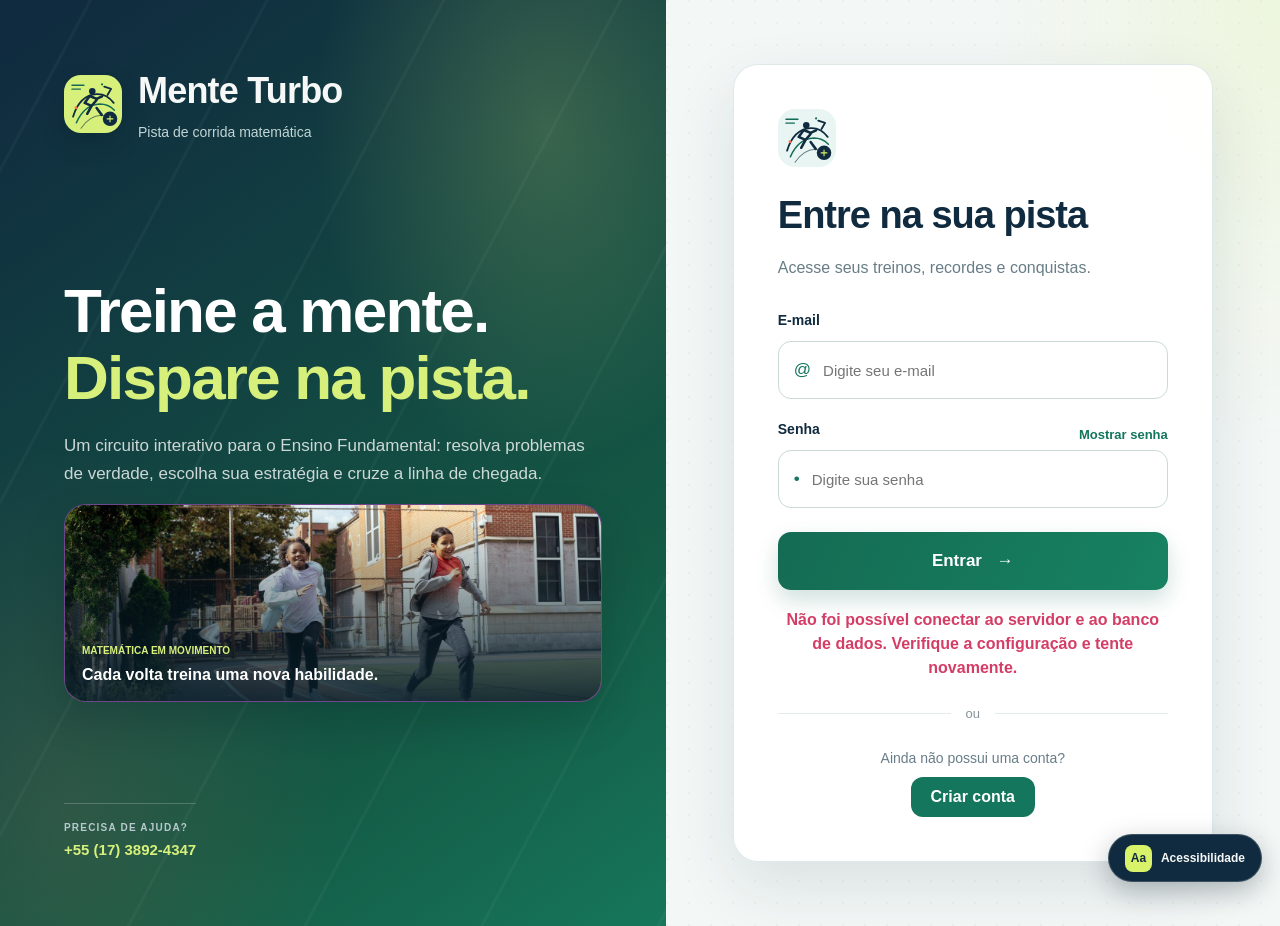
<file: index.html>
<!DOCTYPE html>
<html lang="pt-BR">

<head>
    <meta charset="UTF-8">
    <meta name="viewport" content="width=device-width, initial-scale=1.0">

    <meta name="description" content="Treine matemática do Ensino Fundamental em uma pista de corrida cheia de desafios, estratégia e conquistas.">
    <meta name="theme-color" content="#102b3f">

    <title>Mente Turbo | Corrida, Matemática e Desafios</title>

    <link rel="stylesheet" href="./estilo.css">
</head>

<body>

    <a class="link-pular-conteudo" href="#emailLogin">Pular para o formulário de acesso</a>

    <!-- FUNDO COM SÍMBOLOS -->
    <div class="fundo-matematica" aria-hidden="true">
        <span>+</span>
        <span>×</span>
        <span>÷</span>
        <span>7</span>
        <span>π</span>
        <span>=</span>
        <span>3</span>
        <span>%</span>
        <span>√</span>
        <span>9</span>
        <span>∞</span>
        <span>2</span>
        <span>π</span>
        <span>5</span>
    </div>


    <!-- ============================= -->
    <!-- LOGIN -->
    <!-- ============================= -->

    <section id="telaLogin" class="tela-login">

        <div class="login-esquerda">

            <div class="logo-login">
                <div class="logo-icone">
                    <img src="./assets/mathzone-mark.svg" alt="">
                </div>

                <div>
                    <h1>Mente Turbo</h1>
                    <p>Pista de corrida matemática</p>
                </div>
            </div>

            <div class="conteudo-login-esquerda">

                <h2>
                    Treine a mente.<br>
                    <strong>Dispare na pista.</strong>
                </h2>

                <p>
                    Um circuito interativo para o Ensino Fundamental: resolva problemas
                    de verdade, escolha sua estratégia e cruze a linha de chegada.
                </p>

                <figure class="login-corrida-imagem">
                    <img
                        src="./assets/tenis/meninas-correndo-pista.jpg"
                        alt="Duas meninas correndo juntas em uma pista escolar ao ar livre"
                        fetchpriority="high"
                    >
                    <figcaption>
                        <span>MATEMÁTICA EM MOVIMENTO</span>
                        <strong>Cada volta treina uma nova habilidade.</strong>
                    </figcaption>
                </figure>

            </div>

            <div class="contato-login">
                <span>PRECISA DE AJUDA?</span>
                <a href="tel:+551738924347" aria-label="Ligar para mais 55, DDD 17, 3892-4347">
                    +55 (17) 3892-4347
                </a>
            </div>

        </div>


        <div class="login-direita">

            <div class="login-card">

                <div class="icone-login">
                    <img src="./assets/mathzone-mark.svg" alt="">
                </div>

                <h2>Entre na sua pista</h2>

                <p class="subtitulo-login">
                    Acesse seus treinos, recordes e conquistas.
                </p>


                <form id="formLogin" onsubmit="entrarMathZone(event)">

                    <div class="campo">

                        <label for="emailLogin">
                            E-mail
                        </label>

                        <div class="input-container">

                            <span aria-hidden="true">@</span>

                            <input
                                type="email"
                                id="emailLogin"
                                placeholder="Digite seu e-mail"
                                autocomplete="email"
                                required
                            >

                        </div>

                    </div>


                    <div class="campo">

                        <div class="senha-titulo">

                            <label for="senhaLogin">
                                Senha
                            </label>

                            <button
                                type="button"
                                onclick="mostrarSenha()"
                                class="mostrar-senha"
                                aria-pressed="false"
                            >
                                Mostrar senha
                            </button>

                        </div>

                        <div class="input-container">

                            <span aria-hidden="true">•</span>

                            <input
                                type="password"
                                id="senhaLogin"
                                placeholder="Digite sua senha"
                                autocomplete="current-password"
                                required
                            >

                        </div>

                    </div>


                    <button type="submit" class="botao-entrar">
                        Entrar
                        <span>→</span>
                    </button>

                </form>

                <form id="formCadastro" onsubmit="cadastrarConta(event)" hidden>
                    <div class="campo">
                        <label for="tipoContaCadastro">Vou entrar como</label>
                        <div class="input-container">
                            <span aria-hidden="true">AL</span>
                            <select id="tipoContaCadastro" name="tipoConta" required>
                                <option value="aluno">Aluno</option>
                                <option value="professor">Professor</option>
                            </select>
                        </div>
                    </div>
                    <div class="campo">
                        <label for="nomeCadastro">Como podemos chamar você?</label>
                        <div class="input-container">
                            <span aria-hidden="true">Aa</span>
                            <input
                                type="text"
                                id="nomeCadastro"
                                name="nome"
                                placeholder="Seu nome ou apelido"
                                autocomplete="name"
                                minlength="2"
                                maxlength="40"
                                required
                            >
                        </div>
                    </div>

                    <div class="campo">
                        <label for="emailCadastro">E-mail</label>
                        <div class="input-container">
                            <span aria-hidden="true">@</span>
                            <input
                                type="email"
                                id="emailCadastro"
                                name="email"
                                placeholder="você@exemplo.com"
                                autocomplete="email"
                                required
                            >
                        </div>
                    </div>

                    <div class="campo">
                        <div class="senha-titulo">
                            <label for="senhaCadastro">Crie uma senha</label>
                            <button type="button" onclick="alternarVisibilidadeSenha('senhaCadastro', this)" class="mostrar-senha" aria-pressed="false">Mostrar senha</button>
                        </div>
                        <div class="input-container">
                            <span aria-hidden="true">●</span>
                            <input
                                type="password"
                                id="senhaCadastro"
                                name="senha"
                                placeholder="Pelo menos 8 caracteres"
                                autocomplete="new-password"
                                minlength="8"
                                required
                            >
                        </div>
                    </div>

                    <div class="campo">
                        <label for="confirmarSenhaCadastro">Confirme sua senha</label>
                        <div class="input-container">
                            <span aria-hidden="true">✓</span>
                            <input
                                type="password"
                                id="confirmarSenhaCadastro"
                                name="confirmarSenha"
                                placeholder="Digite a senha novamente"
                                autocomplete="new-password"
                                minlength="8"
                                required
                            >
                        </div>
                    </div>

                    <p class="aviso-conta-local">
                        Seus dados ficam salvos no banco deste site. Não reutilize senhas de outros serviços.
                    </p>
                    <button type="submit" class="botao-entrar">
                        Criar minha conta
                        <span aria-hidden="true">→</span>
                    </button>
                </form>


                <p id="mensagemLogin" class="mensagem-login" role="status" aria-live="polite"></p>


                <div id="linhaOuLogin" class="linha-ou">

                    <span></span>
                    <p>ou</p>
                    <span></span>

                </div>


                <div id="alternarContaLogin" class="novo-usuario">

                    <p>
                        Ainda não possui uma conta?
                    </p>

                    <button
                        type="button"
                        onclick="criarConta()"
                    >
                        Criar conta
                    </button>

                </div>

                <div id="alternarContaCadastro" class="novo-usuario" hidden>
                    <p>Já possui uma conta neste navegador?</p>
                    <button type="button" onclick="mostrarLogin()">Voltar para entrar</button>
                </div>

            </div>

        </div>

    </section>

    <aside class="acessibilidade-widget" aria-label="Recursos de acessibilidade">
        <button
            id="botaoAcessibilidade"
            class="botao-acessibilidade"
            type="button"
            aria-expanded="false"
            aria-controls="painelAcessibilidade"
            onclick="alternarPainelAcessibilidade()"
        >
            <span aria-hidden="true">Aa</span> Acessibilidade
        </button>
        <section id="painelAcessibilidade" class="painel-acessibilidade" aria-labelledby="tituloAcessibilidade" hidden>
            <div class="painel-acessibilidade-topo">
                <div>
                    <span>PERSONALIZE SUA EXPERIÊNCIA</span>
                    <h2 id="tituloAcessibilidade">Acessibilidade</h2>
                </div>
                <button type="button" class="fechar-acessibilidade" aria-label="Fechar recursos de acessibilidade" onclick="alternarPainelAcessibilidade(false)">×</button>
            </div>
            <p>Ative os recursos que ajudam você a navegar, ler e acompanhar os desafios.</p>
            <label class="alternancia-acessibilidade" for="modoVisualSurdo">
                <span>
                    <strong>Mais informações visuais</strong>
                    <small>Destaca avisos escritos e descrições dos vídeos.</small>
                </span>
                <input id="modoVisualSurdo" type="checkbox" onchange="definirModoVisualSurdo(this.checked)" aria-label="Ativar mais informações visuais">
            </label>
            <label class="alternancia-acessibilidade" for="contrasteAlto">
                <span>
                    <strong>Alto contraste</strong>
                    <small>Realça a diferença entre textos, elementos e fundos.</small>
                </span>
                <input id="contrasteAlto" type="checkbox" onchange="definirAltoContraste(this.checked)" aria-label="Ativar alto contraste">
            </label>
            <label class="alternancia-acessibilidade" for="textoAmpliado">
                <span>
                    <strong>Ampliar textos</strong>
                    <small>Aumenta o tamanho dos textos e controles.</small>
                </span>
                <input id="textoAmpliado" type="checkbox" onchange="definirTextoAmpliado(this.checked)" aria-label="Ampliar textos">
            </label>
            <label class="alternancia-acessibilidade" for="movimentoReduzido">
                <span>
                    <strong>Reduzir animações</strong>
                    <small>Pausa vídeos decorativos e reduz movimentos da página.</small>
                </span>
                <input id="movimentoReduzido" type="checkbox" onchange="definirMovimentoReduzido(this.checked)" aria-label="Reduzir animações">
            </label>
            <p class="nota-libras">As videoaulas abrem no YouTube. A tradução em Libras ainda não está integrada.</p>
        </section>
    </aside>
    <p id="avisoModoVisual" class="aviso-modo-visual" role="status" aria-live="polite" hidden></p>



    <!-- ============================= -->
    <!-- SITE PRINCIPAL -->
    <!-- ============================= -->

    <div id="sitePrincipal" class="site-principal">


        <!-- HEADER -->

        <header class="cabecalho">

            <div class="logo">

                <div class="logo-icone">
                    <img src="./assets/mathzone-mark.svg" alt="">
                </div>

                <div>
                    <h1>Mente Turbo</h1>
                    <p>Corrida • Matemática • Conquistas</p>
                </div>

            </div>


            <div class="cabecalho-menu">
                <nav class="nav-principal" aria-label="Navegação principal">

                <button
                    type="button"
                    aria-current="page"
                    data-tela="inicio"
                    onclick="irPara('inicio')"
                >
                    Início
                </button>

                <button
                    type="button"
                    data-tela="jogos"
                    onclick="irPara('jogos')"
                >
                    Treinos
                </button>

                <button
                    type="button"
                    data-tela="recompensas"
                    onclick="irPara('recompensas')"
                >
                    Conquistas
                </button>

                <button
                    type="button"
                    data-tela="reels"
                    onclick="irPara('reels')"
                >
                    Reels
                </button>

                <button
                    type="button"
                    data-tela="comunidade"
                    onclick="irPara('comunidade')"
                >
                    Comunidade
                </button>

                <button
                    type="button"
                    data-tela="videos"
                    onclick="irPara('videos')"
                >
                    Videoaulas
                </button>

                <button
                    type="button"
                    data-tela="ranking"
                    onclick="irPara('ranking')"
                >
                    Ranking
                </button>

                <button
                    type="button"
                    data-tela="atividadesAluno"
                    data-perfil="aluno"
                    onclick="irPara('atividadesAluno')"
                    hidden
                >
                    Atividades
                </button>

                <button
                    type="button"
                    data-tela="professor"
                    data-perfil="professor"
                    onclick="irPara('professor')"
                    hidden
                >
                    Área do professor
                </button>

                </nav>

                <button
                    type="button"
                    onclick="sair()"
                    class="botao-sair"
                >
                    Sair
                </button>
            </div>

        </header>



        <main id="conteudoPrincipal" tabindex="-1">


            <!-- ============================= -->
            <!-- INÍCIO -->
            <!-- ============================= -->

            <section id="inicio" class="tela ativa">

                <div class="hero">
                    <video class="hero-video-fundo" muted loop playsinline preload="metadata" aria-hidden="true">
                        <source src="./assets/video/runner-track-slow-motion.mp4" type="video/mp4">
                    </video>

                    <div class="hero-texto">

                        <span class="badge">
                            SEU PRÓXIMO DESAFIO COMEÇA AQUI
                        </span>

                        <h2>
                            Prepare a mente.<br>
                            <strong>Corra para a vitória.</strong>
                        </h2>

                        <p>
                            Entre na pista, resolva desafios do Ensino Fundamental
                            e transforme cada resposta certa em velocidade e conquista.
                        </p>

                        <div class="hero-botoes">

                            <button
                                type="button"
                                onclick="irPara('jogos')"
                                class="botao-principal"
                            >
                                Escolher meu circuito
                            </button>

                            <button
                                type="button"
                                onclick="irPara('videos')"
                                class="botao-secundario"
                            >
                                Explorar videoaulas
                            </button>

                        </div>

                    </div>


                    <div class="hero-ilustracao">

                        <div class="circulo-ilustracao">
                            <img src="./assets/mathzone-mark.svg" alt="Marca Mente Turbo: atleta, pista e matemática">
                        </div>

                        <div class="mini-conta conta-1">
                            3/4 de 120 = ?
                        </div>

                        <div class="mini-conta conta-2">
                            2,4 km = ? m
                        </div>

                        <div class="mini-conta conta-3">
                            15% de 240
                        </div>

                    </div>

                </div>



                <!-- CARDS -->

                <div class="recursos">

                    <div class="recurso-card rosa">

                        <div class="icone-recurso">
                            01
                        </div>

                        <h3>Treinos de pista</h3>

                        <p>
                            Três modalidades para praticar cálculo, estratégia e corrida.
                        </p>

                        <button
                            type="button"
                            onclick="irPara('jogos')"
                        >
                            Ver modalidades →
                        </button>

                    </div>


                    <div class="recurso-card amarelo">

                        <div class="icone-recurso">
                            02
                        </div>

                        <h3>Reels da pista</h3>

                        <p>
                            Reels curtos com desafios de matemática e corrida.
                        </p>

                        <button
                            type="button"
                            onclick="irPara('reels')"
                        >
                            Ver os Reels →
                        </button>

                    </div>


                    <div class="recurso-card verde">

                        <div class="icone-recurso">
                            03
                        </div>

                        <h3>Seu ritmo. Seu recorde.</h3>

                        <p>
                            Ganhe pontos, acompanhe sua evolução e desbloqueie prêmios.
                        </p>

                        <button
                            type="button"
                            onclick="irPara('jogos')"
                        >
                            Começar →
                        </button>

                    </div>

                </div>

                <section class="pit-stop-matematico" aria-labelledby="tituloPitStop">
                    <div class="pit-stop-intro">
                        <span>ÁREA DE ESTRATÉGIA</span>
                        <h2 id="tituloPitStop">Seu próximo recorde começa nos números.</h2>
                        <p>Calcule seu ritmo, descubra seu tempo de prova e complete o desafio diário da pista.</p>
                    </div>

                    <div class="pit-stop-grade">
                        <section class="ritmo-calculadora" aria-labelledby="tituloCalculadoraRitmo">
                            <div class="pit-stop-cartao-topo">
                                <span class="pit-stop-icone" aria-hidden="true">↗</span>
                                <span>FERRAMENTA DE TREINO</span>
                            </div>
                            <h3 id="tituloCalculadoraRitmo">Calculadora de ritmo</h3>
                            <p>Transforme distância e tempo em métricas para sua corrida.</p>
                            <form id="formCalculadoraRitmo" class="ritmo-form" onsubmit="calcularRitmoCorrida(event)">
                                <div class="ritmo-distancia-campo">
                                    <label for="distanciaRitmo">Distância <span>quilômetros</span></label>
                                    <input id="distanciaRitmo" name="distancia" type="number" min="0.1" max="100" step="0.1" value="5" required>
                                </div>
                                <div class="ritmo-campos-tempo">
                                    <div>
                                        <label for="minutosRitmo">Tempo <span>minutos</span></label>
                                        <input id="minutosRitmo" name="minutos" type="number" min="0" max="999" step="1" value="30" required>
                                    </div>
                                    <div>
                                        <label for="segundosRitmo">Segundos</label>
                                        <input id="segundosRitmo" name="segundos" type="number" min="0" max="59" step="1" value="0" required>
                                    </div>
                                </div>
                                <button class="ritmo-calcular" type="submit">Calcular meu ritmo <span aria-hidden="true">→</span></button>
                            </form>
                            <div id="resultadoRitmo" class="ritmo-resultado" role="status" aria-live="polite">
                                <div><span>Ritmo médio</span><strong id="ritmoPorKm">6:00 /km</strong></div>
                                <div><span>Velocidade média</span><strong id="velocidadeMediaRitmo">10,0 km/h</strong></div>
                                <div><span>Estimativa para 5 km</span><strong id="tempoEstimado5k">30:00</strong></div>
                            </div>
                        </section>

                        <section class="desafio-diario" aria-labelledby="tituloDesafioDiario">
                            <div class="pit-stop-cartao-topo">
                                <span class="pit-stop-icone desafio" aria-hidden="true">∑</span>
                                <span>DESAFIO DO DIA</span>
                                <time id="dataDesafioDiario"></time>
                            </div>
                            <h3 id="tituloDesafioDiario">A conta da pista</h3>
                            <p id="perguntaDesafioDiario" class="desafio-diario-pergunta"></p>
                            <form id="formDesafioDiario" class="desafio-diario-form" onsubmit="responderDesafioDiario(event)">
                                <label for="respostaDesafioDiario">Sua resposta <span id="unidadeDesafioDiario"></span></label>
                                <div class="desafio-diario-controles">
                                    <input id="respostaDesafioDiario" type="number" step="any" inputmode="decimal" required>
                                    <button id="botaoResponderDesafioDiario" type="submit">Responder</button>
                                </div>
                            </form>
                            <p id="feedbackDesafioDiario" class="feedback-desafio-diario" role="status" aria-live="polite"></p>
                            <div class="desafio-recompensa-diaria"><span aria-hidden="true">✦</span> +10 pontos por acerto</div>
                        </section>

                        <section class="desafio-corrida-diaria" aria-labelledby="tituloDesafioCorrida">
                            <div class="pit-stop-cartao-topo">
                                <span class="pit-stop-icone desafio-corrida-icone" aria-hidden="true">1K</span>
                                <span>DESAFIO DE CORRIDA</span>
                                <time id="dataDesafioCorrida"></time>
                            </div>
                            <h3 id="tituloDesafioCorrida">Um quilômetro por dia</h3>
                            <p class="desafio-corrida-descricao">Corra 1 km no seu ritmo. Registre a conclusão para acompanhar sua consistência.</p>
                            <div class="desafio-corrida-metricas" aria-live="polite">
                                <div><strong id="sequenciaCorrida">0</strong><span>dias seguidos</span></div>
                                <div><strong id="diasCorridaTotal">0</strong><span>corridas registradas</span></div>
                            </div>
                            <p class="desafio-corrida-recompensa">20 pontos por conclusão diária</p>
                            <button id="botaoDesafioCorrida" class="botao-desafio-corrida" type="button" onclick="registrarCorridaDiaria()">Registrar meu 1 km</button>
                            <p id="feedbackDesafioCorrida" class="feedback-desafio-corrida" role="status" aria-live="polite">Entre na sua conta para acompanhar o desafio.</p>
                            <p class="desafio-corrida-nota">Registro pessoal; a distância não é verificada por GPS.</p>
                        </section>
                    </div>
                </section>

            </section>


            <!-- ============================= -->
            <!-- JOGOS -->
            <!-- ============================= -->

            <section id="jogos" class="tela">

                <div class="titulo-secao">

                    <span>04</span>

                    <h2>
                        Escolha sua modalidade
                    </h2>

                    <p>
                        Quatro formas de treinar a matemática do 5º ao 9º ano. Qual vai ser seu próximo recorde?
                    </p>

                </div>


                <div class="jogos-grid">


                    <div class="jogo-card jogo-estrategia">

                        <span class="numero-desafio">
                            01 · ESTRATÉGIA
                        </span>

                        <div class="icone-jogo" aria-hidden="true">
                            ÷
                        </div>

                        <h3>
                            Desafio de Estratégia
                        </h3>

                        <p>
                            Resolva problemas de várias etapas com frações, porcentagem,
                            proporções, medidas e geometria.
                        </p>

                        <span class="jogo-nivel">5º–9º ANO <span>·</span> 8 ETAPAS</span>

                        <button
                            type="button"
                            onclick="abrirEstrategia()"
                        >
                            Entrar no circuito →
                        </button>

                    </div>


                    <div class="jogo-card jogo-sprint-mental">

                        <span class="numero-desafio">
                            02 · VELOCIDADE
                        </span>

                        <div class="icone-jogo" aria-hidden="true">
                            ×
                        </div>

                        <h3>
                            Sprint Mental
                        </h3>

                        <p>
                            75 segundos de cálculo: expressões, equações,
                            decimais, razões e porcentagens.
                        </p>

                        <span class="jogo-nivel">5º–9º ANO <span>·</span> CONTRA O RELÓGIO</span>

                        <button
                            type="button"
                            onclick="abrirSprintMental()"
                        >
                            Largar no sprint →
                        </button>

                    </div>


                    <!-- CORRIDA -->

                    <div class="jogo-card jogo-corrida">

                        <span class="numero-desafio">03 · HABILIDADE</span>

                        <div class="icone-jogo" aria-hidden="true">1K</div>

                        <h3>Corrida de Rua</h3>

                        <p>Mantenha a faixa, desvie dos obstáculos e resolva contas nos portais matemáticos.</p>

                        <span class="jogo-nivel">400 M <span>·</span> CORRIDA + CÁLCULO</span>

                        <button type="button" onclick="abrirCorrida()">
                            Alinhar na largada →
                        </button>

                    </div>

                    <div class="jogo-card jogo-revezamento">

                        <span class="numero-desafio">04 · REVEZAMENTO</span>

                        <div class="icone-jogo" aria-hidden="true">KM</div>

                        <h3>Revezamento Matemático</h3>

                        <p>Resolva seis desafios para levar sua equipe até a linha de chegada. Cada acerto vale pontos extras na sua coleção.</p>

                        <span class="jogo-nivel">5º–9º ANO <span>·</span> 6 ETAPAS</span>

                        <button type="button" onclick="abrirRevezamentoMatematico()">
                            Começar revezamento →
                        </button>

                    </div>


                </div>

            </section>



            <!-- ============================= -->
            <!-- RECOMPENSAS DA PISTA -->
            <!-- ============================= -->

            <section id="recompensas" class="tela">

                <div class="titulo-secao">
                    <span>🏅</span>
                    <h2>Conquistas da pista</h2>
                    <p>Troque seus pontos de treino por medalhas, troféus e itens para a sua próxima corrida.</p>
                </div>

                <div class="carteira-recompensas">
                    <div>
                        <span>Pontos de treino</span>
                        <strong id="saldoPista">0 pts</strong>
                    </div>
                    <div>
                        <span>Recompensas desbloqueadas</span>
                        <strong id="totalRecompensas">0</strong>
                    </div>
                    <p id="mensagemRecompensas" role="status" aria-live="polite"></p>
                </div>

                <div id="recompensaDestaque" class="recompensa-destaque"></div>

                <div class="titulo-loja">
                    <div>
                        <h3>Vitrine da corrida</h3>
                        <p>Resgate itens de energia e hidratação ou complete sua coleção de medalhas.</p>
                    </div>
                </div>
                <div id="lojaRecompensas" class="loja-recompensas"></div>

                <div class="titulo-loja titulo-colecao">
                    <div>
                        <h3>Minha coleção</h3>
                        <p>Escolha a conquista que ficará em destaque no seu perfil.</p>
                    </div>
                </div>
                <div id="colecaoRecompensas" class="colecao-recompensas"></div>

            </section>


            <!-- ============================= -->
            <!-- RANKING -->

            <section id="ranking" class="tela">

                <div class="titulo-secao">
                    <span>06</span>
                    <h2>Classificação geral</h2>
                    <p>Alunos classificados por pontos, com corridas e quilômetros registrados.</p>
                </div>

                <div id="podioRanking" class="podio-ranking" aria-label="Pódio dos três primeiros jogadores"></div>

                <div id="demaisRanking" class="demais-ranking">
                    <h3>Demais alunos</h3>
                    <ol id="listaRanking"></ol>
                </div>

            </section>

            <section id="atividadesAluno" class="tela">
                <div class="titulo-secao">
                    <span aria-hidden="true">AT</span>
                    <h2>Atividades da turma</h2>
                    <p>Resolva os exercícios enviados pelo seu professor.</p>
                </div>
                <div id="listaAtividadesAluno" class="atividades-lista"></div>
                <p id="mensagemAtividadesAluno" class="mensagem-atividades" role="status" aria-live="polite"></p>
            </section>

            <section id="professor" class="tela">
                <div class="titulo-secao">
                    <span aria-hidden="true">PR</span>
                    <h2>Área do professor</h2>
                    <p>Crie exercícios de matemática e acompanhe a conclusão dos alunos.</p>
                </div>
                <p class="aviso-area-local">Contas, atividades e resultados são salvos no banco de dados e ficam disponíveis para a turma em outros dispositivos.</p>
                <div class="professor-painel">
                    <form id="formNovaAtividade" class="form-atividade" onsubmit="criarAtividadeTurma(event)">
                        <h3>Nova atividade</h3>
                        <div class="campo">
                            <label for="alunoAtividade">Aluno</label>
                            <select id="alunoAtividade" required></select>
                        </div>
                        <div class="campo">
                            <label for="perguntaAtividade">Enunciado</label>
                            <textarea id="perguntaAtividade" rows="3" maxlength="240" placeholder="Ex.: Uma corrida tem 3 voltas de 400 m. Quantos metros são ao todo?" required></textarea>
                        </div>
                        <div class="campo">
                            <label for="respostaAtividade">Resposta correta (número)</label>
                            <input id="respostaAtividade" type="number" step="any" required>
                        </div>
                        <button class="botao-entrar" type="submit">Enviar atividade</button>
                        <p id="mensagemProfessor" class="mensagem-atividades" role="status" aria-live="polite"></p>
                    </form>
                    <section class="professor-resultados" aria-labelledby="tituloResultadosProfessor">
                        <h3 id="tituloResultadosProfessor">Acompanhamento da turma</h3>
                        <div id="listaResultadosProfessor" class="atividades-lista"></div>
                    </section>
                </div>
            </section>

            <section id="reels" class="tela reels-tela">
                <div class="titulo-secao reels-intro">
                    <span aria-hidden="true">REELS</span>
                    <h2>Reels da pista</h2>
                    <p>Assista aos Reels e resolva os desafios. Use os botões para avançar e conferir cada solução.</p>
                </div>

                <div class="reels-feed" id="reelsFeed" aria-label="Feed de Reels com desafios de corrida e matemática">
                    <article class="reel-slide">
                        <video class="reel-video" autoplay muted loop playsinline preload="auto" poster="./assets/tenis/meninas-correndo-pista.jpg" aria-label="Atleta correndo em uma pista azul">
                            <source src="./assets/video/runner-track-sprint.mp4" type="video/mp4">
                        </video>
                        <p class="reel-mensagem-video" role="status" aria-live="polite" hidden></p>
                        <div class="reel-sombra"></div>
                        <p class="reel-legenda-visual">Descrição do vídeo: atleta corre na pista. Desafio escrito: três voltas de 400 metros.</p>
                        <span class="reel-etiqueta">CORRIDA + MATEMÁTICA</span>
                        <div class="reel-conteudo">
                            <span class="reel-tema">DESAFIO 01 · DISTÂNCIA</span>
                            <h3>Três voltas de 400 m. Quantos metros você correu?</h3>
                            <p id="respostaReel1" class="reel-resposta" hidden>3 × 400 = <strong>1.200 m</strong>, ou 1,2 km.</p>
                            <button class="reel-solucao" type="button" aria-expanded="false" aria-controls="respostaReel1" onclick="alternarRespostaReel(this)">Ver solução</button>
                        </div>
                        <div class="reel-acoes" aria-label="Ações do reel">
                            <button class="reel-acao" type="button" aria-label="Curtir reel" aria-pressed="false" data-curtidas="128" onclick="curtirReel(this)"><span aria-hidden="true">+</span><small>128</small></button>
                            <button class="reel-acao" type="button" aria-label="Reproduzir vídeo" data-reel-play onclick="alternarVideoReel(this)"><span aria-hidden="true">▶</span><small>Assistir</small></button>
                            <button class="reel-acao" type="button" aria-label="Próximo vídeo" onclick="moverReel(this, 1)"><span aria-hidden="true">⌄</span><small>Próximo</small></button>
                        </div>
                        <a class="reel-fonte" href="https://mixkit.co/free-stock-video/woman-running-fast-on-a-running-track-32792/" target="_blank" rel="noopener noreferrer">Vídeo: Mixkit</a>
                    </article>

                    <article class="reel-slide">
                        <video class="reel-video" poster="./assets/tenis/meninas-correndo-pista.jpg" muted loop playsinline preload="metadata" aria-label="Corredor em movimento visto próximo ao chão">
                            <source src="./assets/video/runner-track-ground.mp4" type="video/mp4">
                        </video>
                        <p class="reel-mensagem-video" role="status" aria-live="polite" hidden></p>
                        <div class="reel-sombra"></div>
                        <p class="reel-legenda-visual">Descrição do vídeo: corredor passa pela pista, em cena sem fala. Desafio escrito sobre ritmo médio.</p>
                        <span class="reel-etiqueta">SPRINT MENTAL</span>
                        <div class="reel-conteudo">
                            <span class="reel-tema">DESAFIO 02 · RITMO</span>
                            <h3>2,4 km em 12 minutos. Qual foi a velocidade média, em metros por minuto?</h3>
                            <p id="respostaReel2" class="reel-resposta" hidden>2,4 km = 2.400 m. Então, 2.400 ÷ 12 = <strong>200 m/min</strong>.</p>
                            <button class="reel-solucao" type="button" aria-expanded="false" aria-controls="respostaReel2" onclick="alternarRespostaReel(this)">Ver solução</button>
                        </div>
                        <div class="reel-acoes" aria-label="Ações do reel">
                            <button class="reel-acao" type="button" aria-label="Curtir reel" aria-pressed="false" data-curtidas="96" onclick="curtirReel(this)"><span aria-hidden="true">+</span><small>96</small></button>
                            <button class="reel-acao" type="button" aria-label="Reproduzir vídeo" data-reel-play onclick="alternarVideoReel(this)"><span aria-hidden="true">▶</span><small>Assistir</small></button>
                            <button class="reel-acao" type="button" aria-label="Próximo vídeo" onclick="moverReel(this, 1)"><span aria-hidden="true">⌄</span><small>Próximo</small></button>
                        </div>
                        <a class="reel-fonte" href="https://mixkit.co/free-stock-video/man-runs-past-ground-level-shot-32809/" target="_blank" rel="noopener noreferrer">Vídeo: Mixkit</a>
                    </article>

                    <article class="reel-slide">
                        <video class="reel-video" poster="./assets/tenis/meninas-correndo-pista.jpg" muted loop playsinline preload="metadata" aria-label="Corrida em pista ao ar livre">
                            <source src="./assets/video/runner-track-slow-motion.mp4" type="video/mp4">
                        </video>
                        <p class="reel-mensagem-video" role="status" aria-live="polite" hidden></p>
                        <div class="reel-sombra"></div>
                        <p class="reel-legenda-visual">Descrição do vídeo: corrida em pista ao ar livre, sem fala. Desafio escrito de porcentagem.</p>
                        <span class="reel-etiqueta">DESAFIO DA PISTA</span>
                        <div class="reel-conteudo">
                            <span class="reel-tema">DESAFIO 03 · PORCENTAGEM</span>
                            <h3>Você já correu 800 m de uma prova de 2 km. Quantos por cento completou?</h3>
                            <p id="respostaReel3" class="reel-resposta" hidden>800 ÷ 2.000 = 0,4. Você completou <strong>40%</strong> da prova.</p>
                            <button class="reel-solucao" type="button" aria-expanded="false" aria-controls="respostaReel3" onclick="alternarRespostaReel(this)">Ver solução</button>
                        </div>
                        <div class="reel-acoes" aria-label="Ações do reel">
                            <button class="reel-acao" type="button" aria-label="Curtir reel" aria-pressed="false" data-curtidas="74" onclick="curtirReel(this)"><span aria-hidden="true">+</span><small>74</small></button>
                            <button class="reel-acao" type="button" aria-label="Reproduzir vídeo" data-reel-play onclick="alternarVideoReel(this)"><span aria-hidden="true">▶</span><small>Assistir</small></button>
                            <button class="reel-acao" type="button" aria-label="Vídeo anterior" onclick="moverReel(this, -1)"><span aria-hidden="true">⌃</span><small>Anterior</small></button>
                        </div>
                        <a class="reel-fonte" href="https://mixkit.co/free-stock-video/runner-on-a-track-in-slow-motion-609/" target="_blank" rel="noopener noreferrer">Vídeo: Mixkit</a>
                    </article>
                </div>
            </section>

            <section id="comunidade" class="tela comunidade-tela">
                <div class="comunidade-intro">
                    <span>PISTA SOCIAL · MENTE TURBO</span>
                    <h2>Corrida que conecta.</h2>
                    <p>Compartilhe seus treinos, desafie a comunidade e celebre cada conquista.</p>
                </div>

                <section class="instagram-perfil" aria-label="Perfil do Clube de Corrida Mente Turbo">
                    <div class="instagram-capa">
                        <span>CORRA · PENSE · AVANCE</span>
                        <span aria-hidden="true">MT</span>
                    </div>
                    <div class="instagram-perfil-info">
                        <div class="instagram-avatar">
                            <img src="./assets/mathzone-mark.svg" alt="Símbolo Mente Turbo">
                        </div>
                        <div class="instagram-identidade">
                            <div class="instagram-nome">
                                <h3>Clube de Corrida Mente Turbo</h3>
                                <span>@mathzone.run</span>
                                <span class="instagram-selo-verificado" aria-label="Perfil oficial da demonstração">✓</span>
                            </div>
                            <p>Matemática na mente e corrida no coração: desafios para aprender e evoluir em grupo.</p>
                            <span class="instagram-local">Comunidade Mente Turbo · corrida, educação e desafios</span>
                        </div>
                        <button id="botaoSeguir" class="instagram-seguir" type="button" aria-pressed="false" onclick="alternarSeguirComunidade()">Seguir</button>
                    </div>
                    <div class="instagram-estatisticas">
                        <div><strong id="totalPublicacoes">3</strong><span>publicações</span></div>
                        <div><strong id="totalSeguidores">12,8 mil</strong><span>seguidores</span></div>
                        <div><strong>Corrida + educação</strong><span>uma comunidade em movimento</span></div>
                    </div>
                    <p class="instagram-aviso">Perfil demonstrativo. O número de seguidores é ilustrativo e não representa uma conta real.</p>
                    <p id="mensagemComunidade" class="mensagem-comunidade" role="status" aria-live="polite"></p>
                </section>

                <section class="instagram-stories" aria-label="Destaques Mente Turbo">
                    <div class="instagram-stories-topo">
                        <div><span>INSPIRAÇÃO RÁPIDA</span><h3>Destaques da pista</h3></div>
                        <span>ESCOLHA UMA TRILHA</span>
                    </div>
                    <div class="instagram-stories-lista">
                        <button type="button" onclick="irPara('reels')">
                            <span class="story-anel story-reels"><span>▶</span></span>
                            <small>Reels</small>
                        </button>
                        <button type="button" onclick="irPara('jogos')">
                            <span class="story-anel story-desafios"><span>∑</span></span>
                            <small>Desafios</small>
                        </button>
                        <button type="button" onclick="irPara('recompensas')">
                            <span class="story-anel story-conquistas"><span>MT</span></span>
                            <small>Medalhas</small>
                        </button>
                        <button type="button" onclick="irPara('videos')">
                            <span class="story-anel story-aprender"><span>π</span></span>
                            <small>Aprender</small>
                        </button>
                        <button type="button" onclick="irPara('ranking')">
                            <span class="story-anel story-ranking"><span>↗</span></span>
                            <small>Ranking</small>
                        </button>
                    </div>
                </section>

                <div class="instagram-conteudo">
                    <aside class="instagram-publicar">
                        <span class="instagram-selo">SUA VEZ NA PISTA</span>
                        <h3>Compartilhe uma ideia</h3>
                        <p>Conte como foi seu treino ou invente um desafio matemático para a turma.</p>
                        <form id="formPublicacaoComunidade" onsubmit="publicarNaComunidade(event)">
                            <label for="categoriaPublicacao">Categoria</label>
                            <select id="categoriaPublicacao">
                                <option value="TREINO">Treino</option>
                                <option value="DESAFIO MATEMÁTICO">Desafio matemático</option>
                                <option value="CONQUISTA">Conquista</option>
                                <option value="DICA DE CORRIDA">Dica de corrida</option>
                            </select>
                            <label for="textoPublicacao">Sua publicação</label>
                            <textarea id="textoPublicacao" maxlength="280" placeholder="Ex.: Completei 3 voltas de 400 m. Foram 1.200 m!" required></textarea>
                            <div class="instagram-form-rodape">
                                <span id="contadorPublicacao">0 / 280</span>
                                <button type="submit">Publicar <span aria-hidden="true">↗</span></button>
                            </div>
                        </form>
                    </aside>

                    <section class="instagram-feed" aria-labelledby="tituloFeedComunidade">
                        <div class="instagram-feed-topo">
                            <div>
                                <span>DO NOSSO CLUBE</span>
                                <h3 id="tituloFeedComunidade">Publicações</h3>
                            </div>
                            <label class="instagram-ordenacao" for="ordenarPublicacoes">
                                <span>Ordenar</span>
                                <select id="ordenarPublicacoes" onchange="ordenarFeedComunidade(this.value)">
                                    <option value="recentes">Recentes</option>
                                    <option value="populares">Populares</option>
                                </select>
                            </label>
                        </div>
                        <div class="instagram-abas" role="group" aria-label="Filtros das publicações">
                            <button type="button" aria-pressed="true" data-filtro-comunidade="todas" onclick="filtrarFeedComunidade('todas')"><span aria-hidden="true">▦</span> Todas</button>
                            <button type="button" aria-pressed="false" data-filtro-comunidade="desafios" onclick="filtrarFeedComunidade('desafios')"><span aria-hidden="true">∑</span> Desafios</button>
                            <button type="button" aria-pressed="false" data-filtro-comunidade="salvas" onclick="filtrarFeedComunidade('salvas')"><span aria-hidden="true">▱</span> Salvas</button>
                        </div>
                        <div id="feedComunidade" class="instagram-postagens" aria-live="polite"></div>
                    </section>
                </div>
            </section>

            <!-- VIDEOS -->
            <!-- ============================= -->

            <section id="videos" class="tela">

                <div class="titulo-secao">

                    <span>VIDEOAULAS</span>

                    <h2>Videoaulas de matemática</h2>

                    <p>
                        Revise conteúdos do Ensino Fundamental e pratique antes da próxima prova.
                    </p>

                </div>


                <div class="videos-grid">


                    <div class="video-card rosa-claro">

                        <div>+</div>

                        <h3>
                            Frações e decimais
                        </h3>

                        <p>
                            Compare frações e calcule com números decimais.
                        </p>

                        <button
                            type="button"
                            onclick="assistirVideo('frações e números decimais ensino fundamental')"
                        >
                            Assistir ▶
                        </button>

                    </div>


                    <div class="video-card amarelo-claro">

                        <div>−</div>

                        <h3>
                            Porcentagem
                        </h3>

                        <p>
                            Descubra descontos, aumentos e partes de uma quantidade.
                        </p>

                        <button
                            type="button"
                            onclick="assistirVideo('porcentagem matemática ensino fundamental')"
                        >
                            Assistir ▶
                        </button>

                    </div>


                    <div class="video-card verde-claro">

                        <div>×</div>

                        <h3>
                            Proporção e razão
                        </h3>

                        <p>
                            Compare grandezas e resolva situações proporcionais.
                        </p>

                        <button
                            type="button"
                            onclick="assistirVideo('razão proporção regra de três ensino fundamental')"
                        >
                            Assistir ▶
                        </button>

                    </div>


                    <div class="video-card laranja-claro">

                        <div>÷</div>

                        <h3>
                            Medidas e conversões
                        </h3>

                        <p>
                            Converta metros, quilômetros, tempo e velocidade.
                        </p>

                        <button
                            type="button"
                            onclick="assistirVideo('conversão de medidas distância tempo velocidade ensino fundamental')"
                        >
                            Assistir ▶
                        </button>

                    </div>


                    <div class="video-card roxo-claro">

                        <div>3/4</div>

                        <h3>
                            Geometria da pista
                        </h3>

                        <p>
                            Calcule perímetro, área e formas geométricas.
                        </p>

                        <button
                            type="button"
                            onclick="assistirVideo('área perímetro geometria ensino fundamental')"
                        >
                            Assistir ▶
                        </button>

                    </div>


                    <div class="video-card rosa-claro">

                        <div>100%</div>

                        <h3>
                            Expressões e equações
                        </h3>

                        <p>
                            Use operações na ordem correta e descubra valores desconhecidos.
                        </p>

                        <button
                            type="button"
                            onclick="assistirVideo('expressões numéricas equações ensino fundamental')"
                        >
                            Assistir ▶
                        </button>

                    </div>


                </div>

            </section>

        </main>


        <!-- RODAPÉ -->

        <footer>
            <div class="rodape-conteudo">
                <div class="rodape-marca">
                    <strong>Mente Turbo</strong>
                    <p>Mais uma volta, mais uma conquista.</p>
                </div>
                <div class="rodape-contato">
                    <span>ENTRE EM CONTATO CONOSCO</span>
                    <a href="tel:+551738924347" aria-label="Ligar para mais 55, DDD 17, 3892-4347">
                        +55 (17) 3892-4347
                    </a>
                    <small>Atendimento por telefone</small>
                </div>
            </div>
            <p class="rodape-direitos">Mente Turbo · Educação, matemática e movimento</p>
        </footer>

    </div>



    <!-- ============================= -->
    <!-- MODAL DOS JOGOS -->
    <!-- ============================= -->

    <div id="modalJogo" class="modal">

        <div class="modal-conteudo">

            <button
                type="button"
                class="fechar-modal"
                onclick="fecharJogo()"
                aria-label="Fechar desafio"
            >
                ✕
            </button>


            <div id="estrategia" class="jogo-area desafio-area">
                <div class="desafio-cabecalho">
                    <div>
                        <span class="tag-jogo">CIRCUITO DE ESTRATÉGIA · 5º–9º ANO</span>
                        <h2>Desafio de Estratégia</h2>
                        <p>Leia com atenção. Cada desafio exige raciocínio em várias etapas.</p>
                    </div>
                    <div class="desafio-placar"><span>PONTOS</span><strong id="pontosEstrategia">0</strong></div>
                </div>
                <div class="desafio-progresso">
                    <div><span id="etapaEstrategia">ETAPA 1 DE 8</span><span id="sequenciaEstrategia">SEQUÊNCIA 0</span></div>
                    <div class="desafio-trilho"><span id="barraEstrategia"></span></div>
                </div>
                <div class="desafio-pergunta">
                    <span id="temaEstrategia" class="desafio-tema">MEDIDAS</span>
                    <p id="perguntaEstrategia" aria-live="polite"></p>
                </div>
                <div id="respostasEstrategia" class="desafio-respostas" role="group" aria-label="Escolha uma resposta"></div>
                <p id="feedbackEstrategia" class="desafio-feedback" role="status" aria-live="polite"></p>
                <div id="fimEstrategia" class="desafio-fim" hidden></div>
            </div>

            <div id="sprintMental" class="jogo-area desafio-area">
                <div class="desafio-cabecalho">
                    <div>
                        <span class="tag-jogo tag-sprint">SPRINT MENTAL · 5º–9º ANO</span>
                        <h2>Sprint Mental</h2>
                        <p>Resolva o máximo que conseguir antes da bandeirada.</p>
                    </div>
                    <div class="desafio-placar"><span>PONTOS</span><strong id="pontosSprint">0</strong></div>
                </div>
                <div class="sprint-hud">
                    <div class="sprint-tempo"><span>TEMPO</span><strong id="tempoSprint">75</strong><small>seg</small></div>
                    <div class="desafio-progresso">
                        <div><span id="etapaSprint">LARGADA · 0 ACERTOS</span><span id="sequenciaSprint">SEQUÊNCIA 0</span></div>
                        <div class="desafio-trilho"><span id="barraSprint"></span></div>
                    </div>
                </div>
                <div class="desafio-pergunta sprint-pergunta">
                    <span id="temaSprint" class="desafio-tema">CÁLCULO</span>
                    <p id="perguntaSprint" aria-live="polite"></p>
                </div>
                <form id="formSprint" class="sprint-resposta">
                    <label for="respostaSprint">Sua resposta</label>
                    <div>
                        <input id="respostaSprint" name="resposta" type="text" inputmode="decimal" autocomplete="off" placeholder="Digite o resultado" required>
                        <button type="submit" class="botao-jogo">Confirmar →</button>
                    </div>
                </form>
                <p id="feedbackSprint" class="desafio-feedback" role="status" aria-live="polite"></p>
                <div id="fimSprint" class="desafio-fim" hidden></div>
            </div>

            <div id="revezamentoMatematico" class="jogo-area desafio-area">
                <div class="desafio-cabecalho">
                    <div>
                        <span class="tag-jogo tag-revezamento">REVEZAMENTO MATEMÁTICO · 5º–9º ANO</span>
                        <h2>Revezamento Matemático</h2>
                        <p>Resolva cada etapa para avançar. Resposta errada? Aprenda com a explicação e siga para o próximo trecho.</p>
                    </div>
                    <div class="desafio-placar"><span>PONTOS</span><strong id="pontosRevezamento">0 pts</strong></div>
                </div>
                <div class="revezamento-progresso">
                    <div class="revezamento-progresso-legenda">
                        <span id="etapaRevezamento">ETAPA 1 DE 6</span>
                        <span id="sequenciaRevezamento">SEQUÊNCIA 0</span>
                    </div>
                    <div
                        class="desafio-trilho revezamento-trilho"
                        role="progressbar"
                        aria-label="Progresso do revezamento"
                        aria-valuemin="0"
                        aria-valuemax="6"
                        aria-valuenow="0"
                        aria-valuetext="0 de 6 etapas"
                    >
                        <span id="barraRevezamento"></span>
                    </div>
                    <div class="revezamento-corredor" aria-hidden="true"><span id="iconeCorredorRevezamento">KM</span></div>
                </div>
                <div class="desafio-pergunta">
                    <span id="temaRevezamento" class="desafio-tema"></span>
                    <p id="perguntaRevezamento" aria-live="polite"></p>
                </div>
                <div id="respostasRevezamento" class="desafio-respostas" role="group" aria-label="Escolha a resposta do desafio"></div>
                <p id="feedbackRevezamento" class="desafio-feedback" role="status" aria-live="polite"></p>
                <div id="fimRevezamento" class="desafio-fim" hidden></div>
            </div>

            <!-- CORRIDA DE RUA -->

            <div id="corrida" class="jogo-area jogo-corrida-area">

                <div class="corrida-topo">
                    <div>
                        <span class="tag-jogo">DESAFIO DE RUA · INICIANTE</span>
                        <h2>Corrida de estreia</h2>
                        <p>400 m de ritmo leve. Encontre seu caminho, sem pressa.</p>
                    </div>
                    <span class="corrida-selo">PROVA 01 <strong>400 m</strong></span>
                </div>

                <div class="corrida-hud" aria-label="Dados da corrida">
                    <div><span>DISTÂNCIA</span><strong id="corridaDistancia">0 <small>/ 400 m</small></strong></div>
                    <div><span>TEMPO</span><strong id="corridaTempo">00:00</strong></div>
                    <div><span>VELOCIDADE ATUAL</span><strong id="corridaVelocidade">0,0 km/h</strong></div>
                    <div><span>VELOCIDADE MÁXIMA</span><strong id="corridaPico">0,0 km/h</strong></div>
                    <div><span>FÔLEGO</span><strong id="corridaFolego">100%</strong></div>
                    <div><span>SEU RECORDE</span><strong id="corridaRecorde">—</strong></div>
                </div>

                <div class="corrida-progresso" aria-label="Progresso da corrida">
                    <span id="corridaBarra"></span>
                </div>

                <canvas id="corridaCanvas" class="corrida-canvas" width="960" height="400" role="img" aria-label="Pista de corrida com três faixas, corredor e obstáculos"></canvas>

                <div id="checkpointMatematico" class="checkpoint-matematico" hidden>
                    <div>
                        <span id="etiquetaCheckpoint">PORTAL MATEMÁTICO</span>
                        <strong id="perguntaCheckpoint"></strong>
                    </div>
                    <div id="respostasCheckpoint" class="respostas-checkpoint"></div>
                </div>

                <p id="mensagemCorrida" class="mensagem-corrida" role="status" aria-live="polite">
                    Escolha uma faixa e prepare-se para sua primeira volta.
                </p>

                <div class="corrida-acoes">
                    <button id="botaoIniciarCorrida" type="button" class="botao-jogo" onclick="iniciarCorrida()">Começar corrida</button>
                    <button id="botaoPausarCorrida" type="button" class="botao-corrida-secundario" onclick="alternarPausaCorrida()" hidden>Pausar</button>
                </div>

                <div class="controles-corrida" aria-label="Controles de toque">
                    <button type="button" aria-label="Mudar para a faixa da esquerda" onclick="moverCorredor(-1)">←</button>
                    <button type="button" class="botao-pular" aria-label="Pular obstáculo" onclick="pularObstaculo()">Pular</button>
                    <button type="button" class="botao-sprint" aria-label="Segure para acelerar" onpointerdown="definirSprint(true)" onpointerup="definirSprint(false)" onpointerleave="definirSprint(false)" onpointercancel="definirSprint(false)">Acelerar</button>
                    <button type="button" aria-label="Mudar para a faixa da direita" onclick="moverCorredor(1)">→</button>
                </div>

                <div class="corrida-rodape">
                    <span>← → trocar de faixa</span>
                    <span>Espaço / ↑ pular</span>
                    <span>Shift acelerar</span>
                    <span>P para pausar</span>
                </div>

                <section class="premios-corrida" aria-labelledby="tituloPremiosCorrida">
                    <div class="premios-corrida-topo">
                        <div>
                            <span>RECOMPENSAS DIGITAIS</span>
                            <h3 id="tituloPremiosCorrida">Vitrine de tênis</h3>
                            <p>Melhor média: <strong id="melhorMediaTenisCorrida">—</strong></p>
                        </div>
                        <p>Fotos ilustrativas de tênis reais. Prêmios virtuais, sem entrega física.</p>
                    </div>
                    <div id="galeriaTenisCorrida" class="galeria-tenis-corrida"></div>
                    <div class="tenis-equipado-area">
                        <h4>Tênis selecionado</h4>
                        <div id="tenisEquipadoCorrida" class="tenis-equipado-corrida"></div>
                    </div>
                    <div class="colecao-tenis-area">
                        <h4>Minha coleção</h4>
                        <div id="colecaoTenisCorrida" class="colecao-tenis-corrida"></div>
                    </div>
                </section>

            </div>

        </div>

    </div>


    <script src="./script.js"></script>

</body>

</html>
</file>
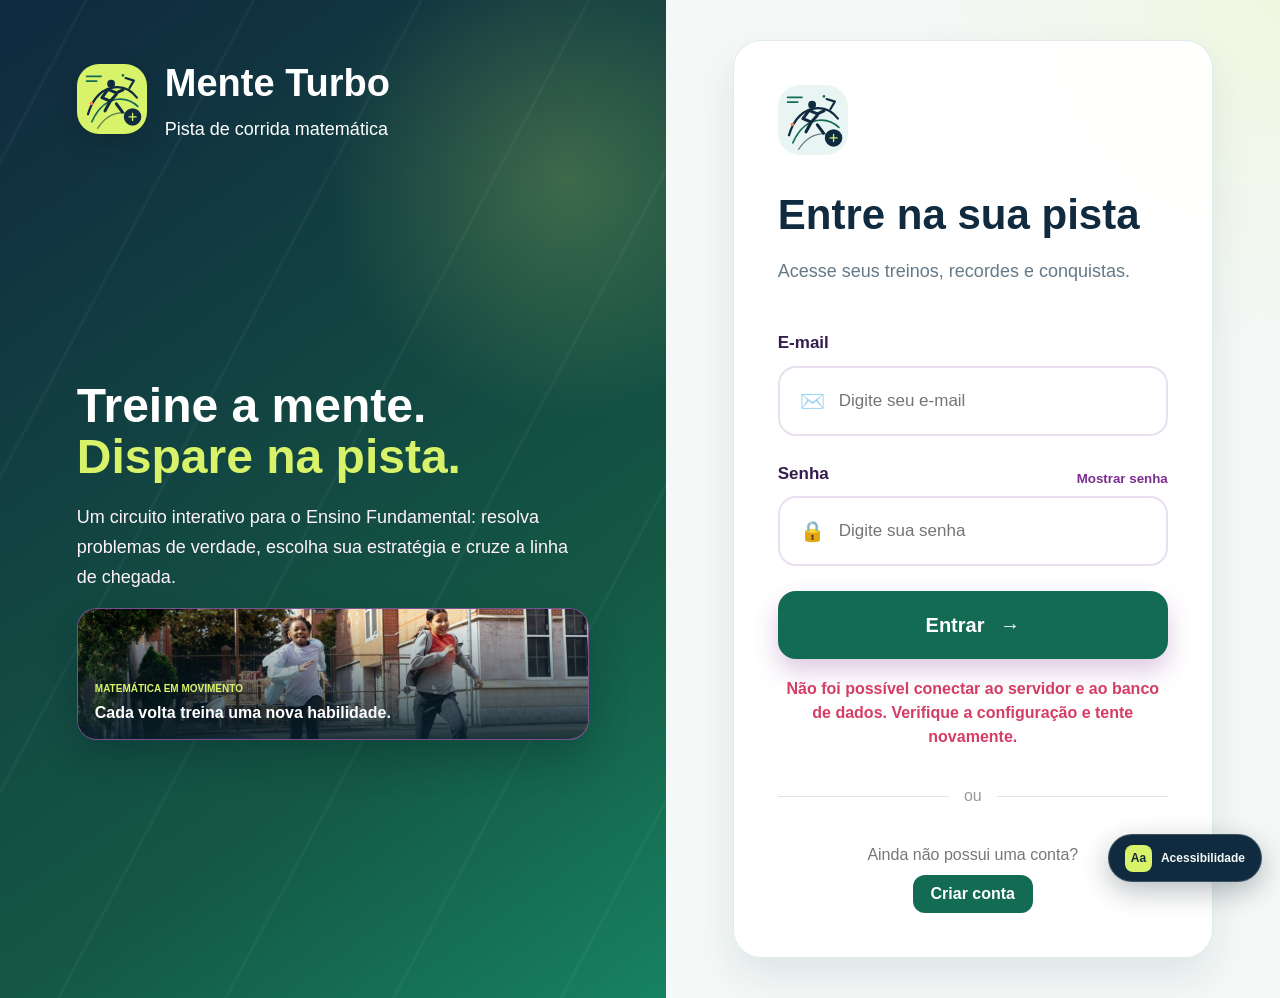
<file: mathzone/index.html>
<!DOCTYPE html>
<html lang="pt-BR">

<head>
    <meta charset="UTF-8">
    <meta name="viewport" content="width=device-width, initial-scale=1.0">

    <meta name="description" content="Treine matemática do Ensino Fundamental em uma pista de corrida cheia de desafios, estratégia e conquistas.">
    <meta name="theme-color" content="#102b3f">

    <title>Mente Turbo | Corrida, Matemática e Desafios</title>

    <link rel="stylesheet" href="./estilo.css">
</head>

<body>

    <a class="link-pular-conteudo" href="#emailLogin">Pular para o formulário de acesso</a>

    <!-- FUNDO COM SÍMBOLOS -->
    <div class="fundo-matematica" aria-hidden="true">
        <span>+</span>
        <span>×</span>
        <span>÷</span>
        <span>7</span>
        <span>π</span>
        <span>=</span>
        <span>3</span>
        <span>%</span>
        <span>√</span>
        <span>9</span>
        <span>∞</span>
        <span>2</span>
        <span>★</span>
        <span>5</span>
    </div>


    <!-- ============================= -->
    <!-- LOGIN -->
    <!-- ============================= -->

    <section id="telaLogin" class="tela-login">

        <div class="login-esquerda">

            <div class="logo-login">
                <div class="logo-icone">
                    <img src="./assets/mathzone-mark.svg" alt="">
                </div>

                <div>
                    <h1>Mente Turbo</h1>
                    <p>Pista de corrida matemática</p>
                </div>
            </div>

            <div class="conteudo-login-esquerda">

                <h2>
                    Treine a mente.<br>
                    <strong>Dispare na pista.</strong>
                </h2>

                <p>
                    Um circuito interativo para o Ensino Fundamental: resolva problemas
                    de verdade, escolha sua estratégia e cruze a linha de chegada.
                </p>

                <figure class="login-corrida-imagem">
                    <img
                        src="./assets/tenis/meninas-correndo-pista.jpg"
                        alt="Duas meninas correndo juntas em uma pista escolar ao ar livre"
                        fetchpriority="high"
                    >
                    <figcaption>
                        <span>MATEMÁTICA EM MOVIMENTO</span>
                        <strong>Cada volta treina uma nova habilidade.</strong>
                    </figcaption>
                </figure>

            </div>

        </div>


        <div class="login-direita">

            <div class="login-card">

                <div class="icone-login">
                    <img src="./assets/mathzone-mark.svg" alt="">
                </div>

                <h2>Entre na sua pista</h2>

                <p class="subtitulo-login">
                    Acesse seus treinos, recordes e conquistas.
                </p>


                <form id="formLogin" onsubmit="entrarMathZone(event)">

                    <div class="campo">

                        <label for="emailLogin">
                            E-mail
                        </label>

                        <div class="input-container">

                            <span>✉️</span>

                            <input
                                type="email"
                                id="emailLogin"
                                placeholder="Digite seu e-mail"
                                autocomplete="email"
                                required
                            >

                        </div>

                    </div>


                    <div class="campo">

                        <div class="senha-titulo">

                            <label for="senhaLogin">
                                Senha
                            </label>

                            <button
                                type="button"
                                onclick="mostrarSenha()"
                                class="mostrar-senha"
                                aria-pressed="false"
                            >
                                Mostrar senha
                            </button>

                        </div>

                        <div class="input-container">

                            <span>🔒</span>

                            <input
                                type="password"
                                id="senhaLogin"
                                placeholder="Digite sua senha"
                                autocomplete="current-password"
                                required
                            >

                        </div>

                    </div>


                    <button type="submit" class="botao-entrar">
                        Entrar
                        <span>→</span>
                    </button>

                </form>

                <form id="formCadastro" onsubmit="cadastrarConta(event)" hidden>
                    <div class="campo">
                        <label for="tipoContaCadastro">Vou entrar como</label>
                        <div class="input-container">
                            <span aria-hidden="true">👤</span>
                            <select id="tipoContaCadastro" name="tipoConta" required>
                                <option value="aluno">Aluno</option>
                                <option value="professor">Professor</option>
                            </select>
                        </div>
                    </div>
                    <div class="campo">
                        <label for="nomeCadastro">Como podemos chamar você?</label>
                        <div class="input-container">
                            <span aria-hidden="true">Aa</span>
                            <input
                                type="text"
                                id="nomeCadastro"
                                name="nome"
                                placeholder="Seu nome ou apelido"
                                autocomplete="name"
                                minlength="2"
                                maxlength="40"
                                required
                            >
                        </div>
                    </div>

                    <div class="campo">
                        <label for="emailCadastro">E-mail</label>
                        <div class="input-container">
                            <span aria-hidden="true">✉</span>
                            <input
                                type="email"
                                id="emailCadastro"
                                name="email"
                                placeholder="você@exemplo.com"
                                autocomplete="email"
                                required
                            >
                        </div>
                    </div>

                    <div class="campo">
                        <div class="senha-titulo">
                            <label for="senhaCadastro">Crie uma senha</label>
                            <button type="button" onclick="alternarVisibilidadeSenha('senhaCadastro', this)" class="mostrar-senha" aria-pressed="false">Mostrar senha</button>
                        </div>
                        <div class="input-container">
                            <span aria-hidden="true">●</span>
                            <input
                                type="password"
                                id="senhaCadastro"
                                name="senha"
                                placeholder="Pelo menos 8 caracteres"
                                autocomplete="new-password"
                                minlength="8"
                                required
                            >
                        </div>
                    </div>

                    <div class="campo">
                        <label for="confirmarSenhaCadastro">Confirme sua senha</label>
                        <div class="input-container">
                            <span aria-hidden="true">✓</span>
                            <input
                                type="password"
                                id="confirmarSenhaCadastro"
                                name="confirmarSenha"
                                placeholder="Digite a senha novamente"
                                autocomplete="new-password"
                                minlength="8"
                                required
                            >
                        </div>
                    </div>

                    <p class="aviso-conta-local">
                        Conta demonstrativa: os dados ficam somente neste navegador. Não use uma senha que você usa em outros sites.
                    </p>
                    <button type="submit" class="botao-entrar">
                        Criar minha conta
                        <span aria-hidden="true">→</span>
                    </button>
                </form>


                <p id="mensagemLogin" class="mensagem-login" role="status" aria-live="polite"></p>


                <div id="linhaOuLogin" class="linha-ou">

                    <span></span>
                    <p>ou</p>
                    <span></span>

                </div>


                <div id="alternarContaLogin" class="novo-usuario">

                    <p>
                        Ainda não possui uma conta?
                    </p>

                    <button
                        type="button"
                        onclick="criarConta()"
                    >
                        Criar conta
                    </button>

                </div>

                <div id="alternarContaCadastro" class="novo-usuario" hidden>
                    <p>Já possui uma conta neste navegador?</p>
                    <button type="button" onclick="mostrarLogin()">Voltar para entrar</button>
                </div>

            </div>

        </div>

    </section>

    <aside class="acessibilidade-widget" aria-label="Recursos de acessibilidade">
        <button
            id="botaoAcessibilidade"
            class="botao-acessibilidade"
            type="button"
            aria-expanded="false"
            aria-controls="painelAcessibilidade"
            onclick="alternarPainelAcessibilidade()"
        >
            <span aria-hidden="true">Aa</span> Acessibilidade
        </button>
        <section id="painelAcessibilidade" class="painel-acessibilidade" aria-labelledby="tituloAcessibilidade" hidden>
            <div class="painel-acessibilidade-topo">
                <div>
                    <span>PERSONALIZE SUA EXPERIÊNCIA</span>
                    <h2 id="tituloAcessibilidade">Acessibilidade</h2>
                </div>
                <button type="button" class="fechar-acessibilidade" aria-label="Fechar recursos de acessibilidade" onclick="alternarPainelAcessibilidade(false)">×</button>
            </div>
            <p>Ative os recursos que ajudam você a navegar, ler e acompanhar os desafios.</p>
            <label class="alternancia-acessibilidade" for="modoVisualSurdo">
                <span>
                    <strong>Mais informações visuais</strong>
                    <small>Destaca avisos escritos e descrições dos vídeos.</small>
                </span>
                <input id="modoVisualSurdo" type="checkbox" onchange="definirModoVisualSurdo(this.checked)" aria-label="Ativar mais informações visuais">
            </label>
            <label class="alternancia-acessibilidade" for="contrasteAlto">
                <span>
                    <strong>Alto contraste</strong>
                    <small>Realça a diferença entre textos, elementos e fundos.</small>
                </span>
                <input id="contrasteAlto" type="checkbox" onchange="definirAltoContraste(this.checked)" aria-label="Ativar alto contraste">
            </label>
            <label class="alternancia-acessibilidade" for="textoAmpliado">
                <span>
                    <strong>Ampliar textos</strong>
                    <small>Aumenta o tamanho dos textos e controles.</small>
                </span>
                <input id="textoAmpliado" type="checkbox" onchange="definirTextoAmpliado(this.checked)" aria-label="Ampliar textos">
            </label>
            <label class="alternancia-acessibilidade" for="movimentoReduzido">
                <span>
                    <strong>Reduzir animações</strong>
                    <small>Pausa vídeos decorativos e reduz movimentos da página.</small>
                </span>
                <input id="movimentoReduzido" type="checkbox" onchange="definirMovimentoReduzido(this.checked)" aria-label="Reduzir animações">
            </label>
            <p class="nota-libras">As videoaulas abrem no YouTube. A tradução em Libras ainda não está integrada.</p>
        </section>
    </aside>
    <p id="avisoModoVisual" class="aviso-modo-visual" role="status" aria-live="polite" hidden></p>



    <!-- ============================= -->
    <!-- SITE PRINCIPAL -->
    <!-- ============================= -->

    <div id="sitePrincipal" class="site-principal">


        <!-- HEADER -->

        <header class="cabecalho">

            <div class="logo">

                <div class="logo-icone">
                    <img src="./assets/mathzone-mark.svg" alt="">
                </div>

                <div>
                    <h1>Mente Turbo</h1>
                    <p>Corrida • Matemática • Conquistas</p>
                </div>

            </div>


            <div class="cabecalho-menu">
                <nav class="nav-principal" aria-label="Navegação principal">

                <button
                    type="button"
                    aria-current="page"
                    data-tela="inicio"
                    onclick="irPara('inicio')"
                >
                    Início
                </button>

                <button
                    type="button"
                    data-tela="jogos"
                    onclick="irPara('jogos')"
                >
                    Treinos
                </button>

                <button
                    type="button"
                    data-tela="recompensas"
                    onclick="irPara('recompensas')"
                >
                    Conquistas
                </button>

                <button
                    type="button"
                    data-tela="reels"
                    onclick="irPara('reels')"
                >
                    Reels
                </button>

                <button
                    type="button"
                    data-tela="comunidade"
                    onclick="irPara('comunidade')"
                >
                    Comunidade
                </button>

                <button
                    type="button"
                    data-tela="videos"
                    onclick="irPara('videos')"
                >
                    Videoaulas
                </button>

                <button
                    type="button"
                    data-tela="ranking"
                    onclick="irPara('ranking')"
                >
                    Ranking
                </button>

                <button
                    type="button"
                    data-tela="atividadesAluno"
                    data-perfil="aluno"
                    onclick="irPara('atividadesAluno')"
                    hidden
                >
                    Atividades
                </button>

                <button
                    type="button"
                    data-tela="professor"
                    data-perfil="professor"
                    onclick="irPara('professor')"
                    hidden
                >
                    Área do professor
                </button>

                </nav>

                <button
                    type="button"
                    onclick="sair()"
                    class="botao-sair"
                >
                    Sair
                </button>
            </div>

        </header>



        <main id="conteudoPrincipal" tabindex="-1">


            <!-- ============================= -->
            <!-- INÍCIO -->
            <!-- ============================= -->

            <section id="inicio" class="tela ativa">

                <div class="hero">
                    <video class="hero-video-fundo" muted loop playsinline preload="metadata" aria-hidden="true">
                        <source src="./assets/videos/runner-track-slow-motion.mp4" type="video/mp4">
                    </video>

                    <div class="hero-texto">

                        <span class="badge">
                            🏁 SEU PRÓXIMO DESAFIO COMEÇA AQUI
                        </span>

                        <h2>
                            Prepare a mente.<br>
                            <strong>Corra para a vitória.</strong>
                        </h2>

                        <p>
                            Entre na pista, resolva desafios do Ensino Fundamental
                            e transforme cada resposta certa em velocidade e conquista.
                        </p>

                        <div class="hero-botoes">

                            <button
                                type="button"
                                onclick="irPara('jogos')"
                                class="botao-principal"
                            >
                                🏁 Escolher meu circuito
                            </button>

                            <button
                                type="button"
                                onclick="irPara('videos')"
                                class="botao-secundario"
                            >
                                📚 Explorar videoaulas
                            </button>

                        </div>

                    </div>


                    <div class="hero-ilustracao">

                        <div class="circulo-ilustracao">
                            <img src="./assets/mathzone-mark.svg" alt="Marca Mente Turbo: atleta, pista e matemática">
                        </div>

                        <div class="mini-conta conta-1">
                            3/4 de 120 = ?
                        </div>

                        <div class="mini-conta conta-2">
                            2,4 km = ? m
                        </div>

                        <div class="mini-conta conta-3">
                            15% de 240
                        </div>

                    </div>

                </div>



                <!-- CARDS -->

                <div class="recursos">

                    <div class="recurso-card rosa">

                        <div class="icone-recurso">
                            🎮
                        </div>

                        <h3>Treinos de pista</h3>

                        <p>
                            Três modalidades para praticar cálculo, estratégia e corrida.
                        </p>

                        <button
                            type="button"
                            onclick="irPara('jogos')"
                        >
                            Ver modalidades →
                        </button>

                    </div>


                    <div class="recurso-card amarelo">

                        <div class="icone-recurso">
                            🎬
                        </div>

                        <h3>Reels da pista</h3>

                        <p>
                            Reels curtos com desafios de matemática e corrida.
                        </p>

                        <button
                            type="button"
                            onclick="irPara('reels')"
                        >
                            Ver os Reels →
                        </button>

                    </div>


                    <div class="recurso-card verde">

                        <div class="icone-recurso">
                            🏆
                        </div>

                        <h3>Seu ritmo. Seu recorde.</h3>

                        <p>
                            Ganhe pontos, acompanhe sua evolução e desbloqueie prêmios.
                        </p>

                        <button
                            type="button"
                            onclick="irPara('jogos')"
                        >
                            Começar →
                        </button>

                    </div>

                </div>

                <section class="pit-stop-matematico" aria-labelledby="tituloPitStop">
                    <div class="pit-stop-intro">
                        <span>ÁREA DE ESTRATÉGIA</span>
                        <h2 id="tituloPitStop">Seu próximo recorde começa nos números.</h2>
                        <p>Calcule seu ritmo, descubra seu tempo de prova e complete o desafio diário da pista.</p>
                    </div>

                    <div class="pit-stop-grade">
                        <section class="ritmo-calculadora" aria-labelledby="tituloCalculadoraRitmo">
                            <div class="pit-stop-cartao-topo">
                                <span class="pit-stop-icone" aria-hidden="true">↗</span>
                                <span>FERRAMENTA DE TREINO</span>
                            </div>
                            <h3 id="tituloCalculadoraRitmo">Calculadora de ritmo</h3>
                            <p>Transforme distância e tempo em métricas para sua corrida.</p>
                            <form id="formCalculadoraRitmo" class="ritmo-form" onsubmit="calcularRitmoCorrida(event)">
                                <div class="ritmo-distancia-campo">
                                    <label for="distanciaRitmo">Distância <span>quilômetros</span></label>
                                    <input id="distanciaRitmo" name="distancia" type="number" min="0.1" max="100" step="0.1" value="5" required>
                                </div>
                                <div class="ritmo-campos-tempo">
                                    <div>
                                        <label for="minutosRitmo">Tempo <span>minutos</span></label>
                                        <input id="minutosRitmo" name="minutos" type="number" min="0" max="999" step="1" value="30" required>
                                    </div>
                                    <div>
                                        <label for="segundosRitmo">Segundos</label>
                                        <input id="segundosRitmo" name="segundos" type="number" min="0" max="59" step="1" value="0" required>
                                    </div>
                                </div>
                                <button class="ritmo-calcular" type="submit">Calcular meu ritmo <span aria-hidden="true">→</span></button>
                            </form>
                            <div id="resultadoRitmo" class="ritmo-resultado" role="status" aria-live="polite">
                                <div><span>Ritmo médio</span><strong id="ritmoPorKm">6:00 /km</strong></div>
                                <div><span>Velocidade média</span><strong id="velocidadeMediaRitmo">10,0 km/h</strong></div>
                                <div><span>Estimativa para 5 km</span><strong id="tempoEstimado5k">30:00</strong></div>
                            </div>
                        </section>

                        <section class="desafio-diario" aria-labelledby="tituloDesafioDiario">
                            <div class="pit-stop-cartao-topo">
                                <span class="pit-stop-icone desafio" aria-hidden="true">∑</span>
                                <span>DESAFIO DO DIA</span>
                                <time id="dataDesafioDiario"></time>
                            </div>
                            <h3 id="tituloDesafioDiario">A conta da pista</h3>
                            <p id="perguntaDesafioDiario" class="desafio-diario-pergunta"></p>
                            <form id="formDesafioDiario" class="desafio-diario-form" onsubmit="responderDesafioDiario(event)">
                                <label for="respostaDesafioDiario">Sua resposta <span id="unidadeDesafioDiario"></span></label>
                                <div class="desafio-diario-controles">
                                    <input id="respostaDesafioDiario" type="number" step="any" inputmode="decimal" required>
                                    <button id="botaoResponderDesafioDiario" type="submit">Responder</button>
                                </div>
                            </form>
                            <p id="feedbackDesafioDiario" class="feedback-desafio-diario" role="status" aria-live="polite"></p>
                            <div class="desafio-recompensa-diaria"><span aria-hidden="true">✦</span> +10 pontos por acerto</div>
                        </section>
                    </div>
                </section>

            </section>


            <!-- ============================= -->
            <!-- JOGOS -->
            <!-- ============================= -->

            <section id="jogos" class="tela">

                <div class="titulo-secao">

                    <span>🏁</span>

                    <h2>
                        Escolha sua modalidade
                    </h2>

                    <p>
                        Quatro formas de treinar a matemática do 5º ao 9º ano. Qual vai ser seu próximo recorde?
                    </p>

                </div>


                <div class="jogos-grid">


                    <div class="jogo-card jogo-estrategia">

                        <span class="numero-desafio">
                            01 · ESTRATÉGIA
                        </span>

                        <div class="icone-jogo" aria-hidden="true">
                            📐
                        </div>

                        <h3>
                            Desafio de Estratégia
                        </h3>

                        <p>
                            Resolva problemas de várias etapas com frações, porcentagem,
                            proporções, medidas e geometria.
                        </p>

                        <span class="jogo-nivel">5º–9º ANO <span>·</span> 8 ETAPAS</span>

                        <button
                            type="button"
                            onclick="abrirEstrategia()"
                        >
                            Entrar no circuito →
                        </button>

                    </div>


                    <div class="jogo-card jogo-sprint-mental">

                        <span class="numero-desafio">
                            02 · VELOCIDADE
                        </span>

                        <div class="icone-jogo" aria-hidden="true">
                            ⚡
                        </div>

                        <h3>
                            Sprint Mental
                        </h3>

                        <p>
                            75 segundos de cálculo: expressões, equações,
                            decimais, razões e porcentagens.
                        </p>

                        <span class="jogo-nivel">5º–9º ANO <span>·</span> CONTRA O RELÓGIO</span>

                        <button
                            type="button"
                            onclick="abrirSprintMental()"
                        >
                            Largar no sprint →
                        </button>

                    </div>


                    <!-- CORRIDA -->

                    <div class="jogo-card jogo-corrida">

                        <span class="numero-desafio">03 · HABILIDADE</span>

                        <div class="icone-jogo" aria-hidden="true">🏃</div>

                        <h3>Corrida de Rua</h3>

                        <p>Mantenha a faixa, desvie dos obstáculos e resolva contas nos portais matemáticos.</p>

                        <span class="jogo-nivel">400 M <span>·</span> CORRIDA + CÁLCULO</span>

                        <button type="button" onclick="abrirCorrida()">
                            Alinhar na largada →
                        </button>

                    </div>

                    <div class="jogo-card jogo-revezamento">

                        <span class="numero-desafio">04 · REVEZAMENTO</span>

                        <div class="icone-jogo" aria-hidden="true">🏃‍♀️</div>

                        <h3>Revezamento Matemático</h3>

                        <p>Resolva seis desafios para levar sua equipe até a linha de chegada. Cada acerto vale pontos extras na sua coleção.</p>

                        <span class="jogo-nivel">5º–9º ANO <span>·</span> 6 ETAPAS</span>

                        <button type="button" onclick="abrirRevezamentoMatematico()">
                            Começar revezamento →
                        </button>

                    </div>


                </div>

            </section>



            <!-- ============================= -->
            <!-- RECOMPENSAS DA PISTA -->
            <!-- ============================= -->

            <section id="recompensas" class="tela">

                <div class="titulo-secao">
                    <span>🏅</span>
                    <h2>Conquistas da pista</h2>
                    <p>Troque seus pontos de treino por medalhas, troféus e itens para a sua próxima corrida.</p>
                </div>

                <div class="carteira-recompensas">
                    <div>
                        <span>Pontos de treino</span>
                        <strong id="saldoPista">0 pts</strong>
                    </div>
                    <div>
                        <span>Recompensas desbloqueadas</span>
                        <strong id="totalRecompensas">0</strong>
                    </div>
                    <p id="mensagemRecompensas" role="status" aria-live="polite"></p>
                </div>

                <div id="recompensaDestaque" class="recompensa-destaque"></div>

                <div class="titulo-loja">
                    <div>
                        <h3>Vitrine da corrida</h3>
                        <p>Resgate itens de energia e hidratação ou complete sua coleção de medalhas.</p>
                    </div>
                </div>
                <div id="lojaRecompensas" class="loja-recompensas"></div>

                <div class="titulo-loja titulo-colecao">
                    <div>
                        <h3>Minha coleção</h3>
                        <p>Escolha a conquista que ficará em destaque no seu perfil.</p>
                    </div>
                </div>
                <div id="colecaoRecompensas" class="colecao-recompensas"></div>

            </section>


            <!-- ============================= -->
            <!-- RANKING -->

            <section id="ranking" class="tela">

                <div class="titulo-secao">
                    <span>🏆</span>
                    <h2>Ranking Mente Turbo</h2>
                    <p>Veja quem acumulou mais pontos neste dispositivo.</p>
                </div>

                <div id="podioRanking" class="podio-ranking" aria-label="Pódio dos três primeiros jogadores"></div>

                <div id="demaisRanking" class="demais-ranking">
                    <h3>Classificação geral</h3>
                    <ol id="listaRanking"></ol>
                </div>

            </section>

            <section id="atividadesAluno" class="tela">
                <div class="titulo-secao">
                    <span aria-hidden="true">📘</span>
                    <h2>Atividades da turma</h2>
                    <p>Resolva os exercícios enviados pelo seu professor.</p>
                </div>
                <div id="listaAtividadesAluno" class="atividades-lista"></div>
                <p id="mensagemAtividadesAluno" class="mensagem-atividades" role="status" aria-live="polite"></p>
            </section>

            <section id="professor" class="tela">
                <div class="titulo-secao">
                    <span aria-hidden="true">🧑‍🏫</span>
                    <h2>Área do professor</h2>
                    <p>Crie exercícios de matemática e acompanhe a conclusão dos alunos.</p>
                </div>
                <p class="aviso-area-local">Contas, atividades e resultados são salvos no banco de dados e ficam disponíveis para a turma em outros dispositivos.</p>
                <div class="professor-painel">
                    <form id="formNovaAtividade" class="form-atividade" onsubmit="criarAtividadeTurma(event)">
                        <h3>Nova atividade</h3>
                        <div class="campo">
                            <label for="alunoAtividade">Aluno</label>
                            <select id="alunoAtividade" required></select>
                        </div>
                        <div class="campo">
                            <label for="perguntaAtividade">Enunciado</label>
                            <textarea id="perguntaAtividade" rows="3" maxlength="240" placeholder="Ex.: Uma corrida tem 3 voltas de 400 m. Quantos metros são ao todo?" required></textarea>
                        </div>
                        <div class="campo">
                            <label for="respostaAtividade">Resposta correta (número)</label>
                            <input id="respostaAtividade" type="number" step="any" required>
                        </div>
                        <button class="botao-entrar" type="submit">Enviar atividade</button>
                        <p id="mensagemProfessor" class="mensagem-atividades" role="status" aria-live="polite"></p>
                    </form>
                    <section class="professor-resultados" aria-labelledby="tituloResultadosProfessor">
                        <h3 id="tituloResultadosProfessor">Acompanhamento da turma</h3>
                        <div id="listaResultadosProfessor" class="atividades-lista"></div>
                    </section>
                </div>
            </section>

            <section id="reels" class="tela reels-tela">
                <div class="titulo-secao reels-intro">
                    <span aria-hidden="true">🎬</span>
                    <h2>Reels da pista</h2>
                    <p>Assista aos Reels e resolva os desafios. Use os botões para avançar e conferir cada solução.</p>
                </div>

                <div class="reels-feed" id="reelsFeed" aria-label="Feed de Reels com desafios de corrida e matemática">
                    <article class="reel-slide">
                        <video class="reel-video" autoplay muted loop playsinline preload="auto" poster="./assets/tenis/meninas-correndo-pista.jpg" aria-label="Atleta correndo em uma pista azul">
                            <source src="./assets/videos/runner-track-sprint.mp4" type="video/mp4">
                        </video>
                        <p class="reel-mensagem-video" role="status" aria-live="polite" hidden></p>
                        <div class="reel-sombra"></div>
                        <p class="reel-legenda-visual">Descrição do vídeo: atleta corre na pista. Desafio escrito: três voltas de 400 metros.</p>
                        <span class="reel-etiqueta">🏃 CORRIDA + MATEMÁTICA</span>
                        <div class="reel-conteudo">
                            <span class="reel-tema">DESAFIO 01 · DISTÂNCIA</span>
                            <h3>Três voltas de 400 m. Quantos metros você correu?</h3>
                            <p id="respostaReel1" class="reel-resposta" hidden>3 × 400 = <strong>1.200 m</strong>, ou 1,2 km.</p>
                            <button class="reel-solucao" type="button" aria-expanded="false" aria-controls="respostaReel1" onclick="alternarRespostaReel(this)">Ver solução</button>
                        </div>
                        <div class="reel-acoes" aria-label="Ações do reel">
                            <button class="reel-acao" type="button" aria-label="Curtir reel" aria-pressed="false" data-curtidas="128" onclick="curtirReel(this)"><span aria-hidden="true">♡</span><small>128</small></button>
                            <button class="reel-acao" type="button" aria-label="Reproduzir vídeo" data-reel-play onclick="alternarVideoReel(this)"><span aria-hidden="true">▶</span><small>Assistir</small></button>
                            <button class="reel-acao" type="button" aria-label="Próximo vídeo" onclick="moverReel(this, 1)"><span aria-hidden="true">⌄</span><small>Próximo</small></button>
                        </div>
                        <a class="reel-fonte" href="https://mixkit.co/free-stock-video/woman-running-fast-on-a-running-track-32792/" target="_blank" rel="noopener noreferrer">Vídeo: Mixkit</a>
                    </article>

                    <article class="reel-slide">
                        <video class="reel-video" poster="./assets/tenis/meninas-correndo-pista.jpg" muted loop playsinline preload="metadata" aria-label="Corredor em movimento visto próximo ao chão">
                            <source src="./assets/videos/runner-track-ground.mp4" type="video/mp4">
                        </video>
                        <p class="reel-mensagem-video" role="status" aria-live="polite" hidden></p>
                        <div class="reel-sombra"></div>
                        <p class="reel-legenda-visual">Descrição do vídeo: corredor passa pela pista, em cena sem fala. Desafio escrito sobre ritmo médio.</p>
                        <span class="reel-etiqueta">⚡ SPRINT MENTAL</span>
                        <div class="reel-conteudo">
                            <span class="reel-tema">DESAFIO 02 · RITMO</span>
                            <h3>2,4 km em 12 minutos. Qual foi a velocidade média, em metros por minuto?</h3>
                            <p id="respostaReel2" class="reel-resposta" hidden>2,4 km = 2.400 m. Então, 2.400 ÷ 12 = <strong>200 m/min</strong>.</p>
                            <button class="reel-solucao" type="button" aria-expanded="false" aria-controls="respostaReel2" onclick="alternarRespostaReel(this)">Ver solução</button>
                        </div>
                        <div class="reel-acoes" aria-label="Ações do reel">
                            <button class="reel-acao" type="button" aria-label="Curtir reel" aria-pressed="false" data-curtidas="96" onclick="curtirReel(this)"><span aria-hidden="true">♡</span><small>96</small></button>
                            <button class="reel-acao" type="button" aria-label="Reproduzir vídeo" data-reel-play onclick="alternarVideoReel(this)"><span aria-hidden="true">▶</span><small>Assistir</small></button>
                            <button class="reel-acao" type="button" aria-label="Próximo vídeo" onclick="moverReel(this, 1)"><span aria-hidden="true">⌄</span><small>Próximo</small></button>
                        </div>
                        <a class="reel-fonte" href="https://mixkit.co/free-stock-video/man-runs-past-ground-level-shot-32809/" target="_blank" rel="noopener noreferrer">Vídeo: Mixkit</a>
                    </article>

                    <article class="reel-slide">
                        <video class="reel-video" poster="./assets/tenis/meninas-correndo-pista.jpg" muted loop playsinline preload="metadata" aria-label="Corrida em pista ao ar livre">
                            <source src="./assets/videos/runner-track-slow-motion.mp4" type="video/mp4">
                        </video>
                        <p class="reel-mensagem-video" role="status" aria-live="polite" hidden></p>
                        <div class="reel-sombra"></div>
                        <p class="reel-legenda-visual">Descrição do vídeo: corrida em pista ao ar livre, sem fala. Desafio escrito de porcentagem.</p>
                        <span class="reel-etiqueta">📐 DESAFIO DA PISTA</span>
                        <div class="reel-conteudo">
                            <span class="reel-tema">DESAFIO 03 · PORCENTAGEM</span>
                            <h3>Você já correu 800 m de uma prova de 2 km. Quantos por cento completou?</h3>
                            <p id="respostaReel3" class="reel-resposta" hidden>800 ÷ 2.000 = 0,4. Você completou <strong>40%</strong> da prova.</p>
                            <button class="reel-solucao" type="button" aria-expanded="false" aria-controls="respostaReel3" onclick="alternarRespostaReel(this)">Ver solução</button>
                        </div>
                        <div class="reel-acoes" aria-label="Ações do reel">
                            <button class="reel-acao" type="button" aria-label="Curtir reel" aria-pressed="false" data-curtidas="74" onclick="curtirReel(this)"><span aria-hidden="true">♡</span><small>74</small></button>
                            <button class="reel-acao" type="button" aria-label="Reproduzir vídeo" data-reel-play onclick="alternarVideoReel(this)"><span aria-hidden="true">▶</span><small>Assistir</small></button>
                            <button class="reel-acao" type="button" aria-label="Vídeo anterior" onclick="moverReel(this, -1)"><span aria-hidden="true">⌃</span><small>Anterior</small></button>
                        </div>
                        <a class="reel-fonte" href="https://mixkit.co/free-stock-video/runner-on-a-track-in-slow-motion-609/" target="_blank" rel="noopener noreferrer">Vídeo: Mixkit</a>
                    </article>
                </div>
            </section>

            <section id="comunidade" class="tela comunidade-tela">
                <div class="comunidade-intro">
                    <span>PISTA SOCIAL · MENTE TURBO</span>
                    <h2>Corrida que conecta.</h2>
                    <p>Compartilhe seus treinos, desafie a comunidade e celebre cada conquista.</p>
                </div>

                <section class="instagram-perfil" aria-label="Perfil do Clube de Corrida Mente Turbo">
                    <div class="instagram-capa">
                        <span>CORRA · PENSE · AVANCE</span>
                        <span aria-hidden="true">🏁</span>
                    </div>
                    <div class="instagram-perfil-info">
                        <div class="instagram-avatar">
                            <img src="./assets/mathzone-mark.svg" alt="Símbolo Mente Turbo">
                        </div>
                        <div class="instagram-identidade">
                            <div class="instagram-nome">
                                <h3>Clube de Corrida Mente Turbo</h3>
                                <span>@mathzone.run</span>
                                <span class="instagram-selo-verificado" aria-label="Perfil oficial da demonstração">✓</span>
                            </div>
                            <p>Matemática na mente e corrida no coração: desafios para aprender e evoluir em grupo.</p>
                            <span class="instagram-local">Comunidade Mente Turbo · corrida, educação e desafios</span>
                        </div>
                        <button id="botaoSeguir" class="instagram-seguir" type="button" aria-pressed="false" onclick="alternarSeguirComunidade()">Seguir</button>
                    </div>
                    <div class="instagram-estatisticas">
                        <div><strong id="totalPublicacoes">3</strong><span>publicações</span></div>
                        <div><strong id="totalSeguidores">12,8 mil</strong><span>seguidores</span></div>
                        <div><strong>Corrida + educação</strong><span>uma comunidade em movimento</span></div>
                    </div>
                    <p class="instagram-aviso">Perfil demonstrativo. O número de seguidores é ilustrativo e não representa uma conta real.</p>
                    <p id="mensagemComunidade" class="mensagem-comunidade" role="status" aria-live="polite"></p>
                </section>

                <section class="instagram-stories" aria-label="Destaques Mente Turbo">
                    <div class="instagram-stories-topo">
                        <div><span>INSPIRAÇÃO RÁPIDA</span><h3>Destaques da pista</h3></div>
                        <span>ESCOLHA UMA TRILHA</span>
                    </div>
                    <div class="instagram-stories-lista">
                        <button type="button" onclick="irPara('reels')">
                            <span class="story-anel story-reels"><span>▶</span></span>
                            <small>Reels</small>
                        </button>
                        <button type="button" onclick="irPara('jogos')">
                            <span class="story-anel story-desafios"><span>∑</span></span>
                            <small>Desafios</small>
                        </button>
                        <button type="button" onclick="irPara('recompensas')">
                            <span class="story-anel story-conquistas"><span>★</span></span>
                            <small>Medalhas</small>
                        </button>
                        <button type="button" onclick="irPara('videos')">
                            <span class="story-anel story-aprender"><span>π</span></span>
                            <small>Aprender</small>
                        </button>
                        <button type="button" onclick="irPara('ranking')">
                            <span class="story-anel story-ranking"><span>↗</span></span>
                            <small>Ranking</small>
                        </button>
                    </div>
                </section>

                <div class="instagram-conteudo">
                    <aside class="instagram-publicar">
                        <span class="instagram-selo">SUA VEZ NA PISTA</span>
                        <h3>Compartilhe uma ideia</h3>
                        <p>Conte como foi seu treino ou invente um desafio matemático para a turma.</p>
                        <form id="formPublicacaoComunidade" onsubmit="publicarNaComunidade(event)">
                            <label for="categoriaPublicacao">Categoria</label>
                            <select id="categoriaPublicacao">
                                <option value="TREINO">Treino</option>
                                <option value="DESAFIO MATEMÁTICO">Desafio matemático</option>
                                <option value="CONQUISTA">Conquista</option>
                                <option value="DICA DE CORRIDA">Dica de corrida</option>
                            </select>
                            <label for="textoPublicacao">Sua publicação</label>
                            <textarea id="textoPublicacao" maxlength="280" placeholder="Ex.: Completei 3 voltas de 400 m. Foram 1.200 m!" required></textarea>
                            <div class="instagram-form-rodape">
                                <span id="contadorPublicacao">0 / 280</span>
                                <button type="submit">Publicar <span aria-hidden="true">↗</span></button>
                            </div>
                        </form>
                    </aside>

                    <section class="instagram-feed" aria-labelledby="tituloFeedComunidade">
                        <div class="instagram-feed-topo">
                            <div>
                                <span>DO NOSSO CLUBE</span>
                                <h3 id="tituloFeedComunidade">Publicações</h3>
                            </div>
                            <label class="instagram-ordenacao" for="ordenarPublicacoes">
                                <span>Ordenar</span>
                                <select id="ordenarPublicacoes" onchange="ordenarFeedComunidade(this.value)">
                                    <option value="recentes">Recentes</option>
                                    <option value="populares">Populares</option>
                                </select>
                            </label>
                        </div>
                        <div class="instagram-abas" role="group" aria-label="Filtros das publicações">
                            <button type="button" aria-pressed="true" data-filtro-comunidade="todas" onclick="filtrarFeedComunidade('todas')"><span aria-hidden="true">▦</span> Todas</button>
                            <button type="button" aria-pressed="false" data-filtro-comunidade="desafios" onclick="filtrarFeedComunidade('desafios')"><span aria-hidden="true">∑</span> Desafios</button>
                            <button type="button" aria-pressed="false" data-filtro-comunidade="salvas" onclick="filtrarFeedComunidade('salvas')"><span aria-hidden="true">▱</span> Salvas</button>
                        </div>
                        <div id="feedComunidade" class="instagram-postagens" aria-live="polite"></div>
                    </section>
                </div>
            </section>

            <!-- VIDEOS -->
            <!-- ============================= -->

            <section id="videos" class="tela">

                <div class="titulo-secao">

                    <span>🎥</span>

                    <h2>Videoaulas de matemática</h2>

                    <p>
                        Revise conteúdos do Ensino Fundamental e pratique antes da próxima prova.
                    </p>

                </div>


                <div class="videos-grid">


                    <div class="video-card rosa-claro">

                        <div>➕</div>

                        <h3>
                            Frações e decimais
                        </h3>

                        <p>
                            Compare frações e calcule com números decimais.
                        </p>

                        <button
                            type="button"
                            onclick="assistirVideo('frações e números decimais ensino fundamental')"
                        >
                            Assistir ▶
                        </button>

                    </div>


                    <div class="video-card amarelo-claro">

                        <div>➖</div>

                        <h3>
                            Porcentagem
                        </h3>

                        <p>
                            Descubra descontos, aumentos e partes de uma quantidade.
                        </p>

                        <button
                            type="button"
                            onclick="assistirVideo('porcentagem matemática ensino fundamental')"
                        >
                            Assistir ▶
                        </button>

                    </div>


                    <div class="video-card verde-claro">

                        <div>✖️</div>

                        <h3>
                            Proporção e razão
                        </h3>

                        <p>
                            Compare grandezas e resolva situações proporcionais.
                        </p>

                        <button
                            type="button"
                            onclick="assistirVideo('razão proporção regra de três ensino fundamental')"
                        >
                            Assistir ▶
                        </button>

                    </div>


                    <div class="video-card laranja-claro">

                        <div>➗</div>

                        <h3>
                            Medidas e conversões
                        </h3>

                        <p>
                            Converta metros, quilômetros, tempo e velocidade.
                        </p>

                        <button
                            type="button"
                            onclick="assistirVideo('conversão de medidas distância tempo velocidade ensino fundamental')"
                        >
                            Assistir ▶
                        </button>

                    </div>


                    <div class="video-card roxo-claro">

                        <div>🍕</div>

                        <h3>
                            Geometria da pista
                        </h3>

                        <p>
                            Calcule perímetro, área e formas geométricas.
                        </p>

                        <button
                            type="button"
                            onclick="assistirVideo('área perímetro geometria ensino fundamental')"
                        >
                            Assistir ▶
                        </button>

                    </div>


                    <div class="video-card rosa-claro">

                        <div>💯</div>

                        <h3>
                            Expressões e equações
                        </h3>

                        <p>
                            Use operações na ordem correta e descubra valores desconhecidos.
                        </p>

                        <button
                            type="button"
                            onclick="assistirVideo('expressões numéricas equações ensino fundamental')"
                        >
                            Assistir ▶
                        </button>

                    </div>


                </div>

            </section>

        </main>


        <!-- RODAPÉ -->

        <footer>

            <p>
                🏁 Mente Turbo — Mais uma volta, mais uma conquista.
            </p>

        </footer>

    </div>



    <!-- ============================= -->
    <!-- MODAL DOS JOGOS -->
    <!-- ============================= -->

    <div id="modalJogo" class="modal">

        <div class="modal-conteudo">

            <button
                type="button"
                class="fechar-modal"
                onclick="fecharJogo()"
                aria-label="Fechar desafio"
            >
                ✕
            </button>


            <div id="estrategia" class="jogo-area desafio-area">
                <div class="desafio-cabecalho">
                    <div>
                        <span class="tag-jogo">📐 CIRCUITO DE ESTRATÉGIA · 5º–9º ANO</span>
                        <h2>Desafio de Estratégia</h2>
                        <p>Leia com atenção. Cada desafio exige raciocínio em várias etapas.</p>
                    </div>
                    <div class="desafio-placar"><span>PONTOS</span><strong id="pontosEstrategia">0</strong></div>
                </div>
                <div class="desafio-progresso">
                    <div><span id="etapaEstrategia">ETAPA 1 DE 8</span><span id="sequenciaEstrategia">SEQUÊNCIA 0</span></div>
                    <div class="desafio-trilho"><span id="barraEstrategia"></span></div>
                </div>
                <div class="desafio-pergunta">
                    <span id="temaEstrategia" class="desafio-tema">MEDIDAS</span>
                    <p id="perguntaEstrategia" aria-live="polite"></p>
                </div>
                <div id="respostasEstrategia" class="desafio-respostas" role="group" aria-label="Escolha uma resposta"></div>
                <p id="feedbackEstrategia" class="desafio-feedback" role="status" aria-live="polite"></p>
                <div id="fimEstrategia" class="desafio-fim" hidden></div>
            </div>

            <div id="sprintMental" class="jogo-area desafio-area">
                <div class="desafio-cabecalho">
                    <div>
                        <span class="tag-jogo tag-sprint">⚡ SPRINT MENTAL · 5º–9º ANO</span>
                        <h2>Sprint Mental</h2>
                        <p>Resolva o máximo que conseguir antes da bandeirada.</p>
                    </div>
                    <div class="desafio-placar"><span>PONTOS</span><strong id="pontosSprint">0</strong></div>
                </div>
                <div class="sprint-hud">
                    <div class="sprint-tempo"><span>TEMPO</span><strong id="tempoSprint">75</strong><small>seg</small></div>
                    <div class="desafio-progresso">
                        <div><span id="etapaSprint">LARGADA · 0 ACERTOS</span><span id="sequenciaSprint">SEQUÊNCIA 0</span></div>
                        <div class="desafio-trilho"><span id="barraSprint"></span></div>
                    </div>
                </div>
                <div class="desafio-pergunta sprint-pergunta">
                    <span id="temaSprint" class="desafio-tema">CÁLCULO</span>
                    <p id="perguntaSprint" aria-live="polite"></p>
                </div>
                <form id="formSprint" class="sprint-resposta">
                    <label for="respostaSprint">Sua resposta</label>
                    <div>
                        <input id="respostaSprint" name="resposta" type="text" inputmode="decimal" autocomplete="off" placeholder="Digite o resultado" required>
                        <button type="submit" class="botao-jogo">Confirmar →</button>
                    </div>
                </form>
                <p id="feedbackSprint" class="desafio-feedback" role="status" aria-live="polite"></p>
                <div id="fimSprint" class="desafio-fim" hidden></div>
            </div>

            <div id="revezamentoMatematico" class="jogo-area desafio-area">
                <div class="desafio-cabecalho">
                    <div>
                        <span class="tag-jogo tag-revezamento">🏃 REVEZAMENTO MATEMÁTICO · 5º–9º ANO</span>
                        <h2>Revezamento Matemático</h2>
                        <p>Resolva cada etapa para avançar. Resposta errada? Aprenda com a explicação e siga para o próximo trecho.</p>
                    </div>
                    <div class="desafio-placar"><span>PONTOS</span><strong id="pontosRevezamento">0 pts</strong></div>
                </div>
                <div class="revezamento-progresso">
                    <div class="revezamento-progresso-legenda">
                        <span id="etapaRevezamento">ETAPA 1 DE 6</span>
                        <span id="sequenciaRevezamento">SEQUÊNCIA 0</span>
                    </div>
                    <div
                        class="desafio-trilho revezamento-trilho"
                        role="progressbar"
                        aria-label="Progresso do revezamento"
                        aria-valuemin="0"
                        aria-valuemax="6"
                        aria-valuenow="0"
                        aria-valuetext="0 de 6 etapas"
                    >
                        <span id="barraRevezamento"></span>
                    </div>
                    <div class="revezamento-corredor" aria-hidden="true"><span id="iconeCorredorRevezamento">🏃‍♀️</span></div>
                </div>
                <div class="desafio-pergunta">
                    <span id="temaRevezamento" class="desafio-tema"></span>
                    <p id="perguntaRevezamento" aria-live="polite"></p>
                </div>
                <div id="respostasRevezamento" class="desafio-respostas" role="group" aria-label="Escolha a resposta do desafio"></div>
                <p id="feedbackRevezamento" class="desafio-feedback" role="status" aria-live="polite"></p>
                <div id="fimRevezamento" class="desafio-fim" hidden></div>
            </div>

            <!-- CORRIDA DE RUA -->

            <div id="corrida" class="jogo-area jogo-corrida-area">

                <div class="corrida-topo">
                    <div>
                        <span class="tag-jogo">🏁 DESAFIO DE RUA · INICIANTE</span>
                        <h2>Corrida de estreia</h2>
                        <p>400 m de ritmo leve. Encontre seu caminho, sem pressa.</p>
                    </div>
                    <span class="corrida-selo">PROVA 01 <strong>400 m</strong></span>
                </div>

                <div class="corrida-hud" aria-label="Dados da corrida">
                    <div><span>DISTÂNCIA</span><strong id="corridaDistancia">0 <small>/ 400 m</small></strong></div>
                    <div><span>TEMPO</span><strong id="corridaTempo">00:00</strong></div>
                    <div><span>VELOCIDADE ATUAL</span><strong id="corridaVelocidade">0,0 km/h</strong></div>
                    <div><span>VELOCIDADE MÁXIMA</span><strong id="corridaPico">0,0 km/h</strong></div>
                    <div><span>FÔLEGO</span><strong id="corridaFolego">100%</strong></div>
                    <div><span>SEU RECORDE</span><strong id="corridaRecorde">—</strong></div>
                </div>

                <div class="corrida-progresso" aria-label="Progresso da corrida">
                    <span id="corridaBarra"></span>
                </div>

                <canvas id="corridaCanvas" class="corrida-canvas" width="960" height="400" role="img" aria-label="Pista de corrida com três faixas, corredor e obstáculos"></canvas>

                <div id="checkpointMatematico" class="checkpoint-matematico" hidden>
                    <div>
                        <span id="etiquetaCheckpoint">PORTAL MATEMÁTICO</span>
                        <strong id="perguntaCheckpoint"></strong>
                    </div>
                    <div id="respostasCheckpoint" class="respostas-checkpoint"></div>
                </div>

                <p id="mensagemCorrida" class="mensagem-corrida" role="status" aria-live="polite">
                    Escolha uma faixa e prepare-se para sua primeira volta.
                </p>

                <div class="corrida-acoes">
                    <button id="botaoIniciarCorrida" type="button" class="botao-jogo" onclick="iniciarCorrida()">Começar corrida</button>
                    <button id="botaoPausarCorrida" type="button" class="botao-corrida-secundario" onclick="alternarPausaCorrida()" hidden>Pausar</button>
                </div>

                <div class="controles-corrida" aria-label="Controles de toque">
                    <button type="button" aria-label="Mudar para a faixa da esquerda" onclick="moverCorredor(-1)">←</button>
                    <button type="button" class="botao-pular" aria-label="Pular obstáculo" onclick="pularObstaculo()">Pular</button>
                    <button type="button" class="botao-sprint" aria-label="Segure para acelerar" onpointerdown="definirSprint(true)" onpointerup="definirSprint(false)" onpointerleave="definirSprint(false)" onpointercancel="definirSprint(false)">Acelerar</button>
                    <button type="button" aria-label="Mudar para a faixa da direita" onclick="moverCorredor(1)">→</button>
                </div>

                <div class="corrida-rodape">
                    <span>← → trocar de faixa</span>
                    <span>Espaço / ↑ pular</span>
                    <span>Shift acelerar</span>
                    <span>P para pausar</span>
                </div>

                <section class="premios-corrida" aria-labelledby="tituloPremiosCorrida">
                    <div class="premios-corrida-topo">
                        <div>
                            <span>RECOMPENSAS DIGITAIS</span>
                            <h3 id="tituloPremiosCorrida">Vitrine de tênis</h3>
                            <p>Melhor média: <strong id="melhorMediaTenisCorrida">—</strong></p>
                        </div>
                        <p>Fotos ilustrativas de tênis reais. Prêmios virtuais, sem entrega física.</p>
                    </div>
                    <div id="galeriaTenisCorrida" class="galeria-tenis-corrida"></div>
                    <div class="tenis-equipado-area">
                        <h4>Tênis selecionado</h4>
                        <div id="tenisEquipadoCorrida" class="tenis-equipado-corrida"></div>
                    </div>
                    <div class="colecao-tenis-area">
                        <h4>Minha coleção</h4>
                        <div id="colecaoTenisCorrida" class="colecao-tenis-corrida"></div>
                    </div>
                </section>

            </div>

        </div>

    </div>


    <script src="./script.js"></script>

</body>

</html>
</file>
<file: estilo.css>
* {
    box-sizing: border-box;
    margin: 0;
    padding: 0;
}

html {
    scroll-behavior: smooth;
}

body {
    font-family: "Segoe UI", Arial, Helvetica, sans-serif;
    background: #fff9f2;
    color: #351d4f;
    min-height: 100vh;
    line-height: 1.5;
}


/* =========================================
   FUNDO MATEMÁTICO ANIMADO
========================================= */

.fundo-matematica {
    position: fixed;
    inset: 0;
    overflow: hidden;
    pointer-events: none;
    z-index: -1;
    background:
        radial-gradient(circle at 15% 20%, #ffd9e8 0%, transparent 25%),
        radial-gradient(circle at 85% 30%, #fff0a8 0%, transparent 25%),
        radial-gradient(circle at 50% 80%, #dff7d8 0%, transparent 25%),
        #fffaf5;
}

.fundo-matematica span {
    position: absolute;
    font-weight: bold;
    font-size: 50px;
    opacity: 0.10;
    animation: flutuar 12s infinite ease-in-out;
}

.fundo-matematica span:nth-child(1) {
    left: 5%;
    top: 15%;
    color: #ff5c9a;
}

.fundo-matematica span:nth-child(2) {
    left: 20%;
    top: 65%;
    color: #8d45d9;
    animation-delay: 2s;
}

.fundo-matematica span:nth-child(3) {
    left: 40%;
    top: 20%;
    color: #f39a22;
    animation-delay: 4s;
}

.fundo-matematica span:nth-child(4) {
    left: 70%;
    top: 70%;
    color: #57ad54;
    animation-delay: 1s;
}

.fundo-matematica span:nth-child(5) {
    left: 85%;
    top: 15%;
    color: #ff5c9a;
    animation-delay: 3s;
}

.fundo-matematica span:nth-child(6) {
    left: 55%;
    top: 50%;
    color: #f39a22;
    animation-delay: 5s;
}

.fundo-matematica span:nth-child(7) {
    left: 10%;
    top: 80%;
    color: #8d45d9;
    animation-delay: 2s;
}

.fundo-matematica span:nth-child(8) {
    left: 90%;
    top: 50%;
    color: #57ad54;
    animation-delay: 4s;
}

.fundo-matematica span:nth-child(9) {
    left: 30%;
    top: 35%;
    color: #ff5c9a;
    animation-delay: 3s;
}

.fundo-matematica span:nth-child(10) {
    left: 75%;
    top: 35%;
    color: #f39a22;
    animation-delay: 1s;
}

.fundo-matematica span:nth-child(11) {
    left: 45%;
    top: 80%;
    color: #8d45d9;
    animation-delay: 6s;
}

.fundo-matematica span:nth-child(12) {
    left: 60%;
    top: 10%;
    color: #57ad54;
    animation-delay: 2s;
}

.fundo-matematica span:nth-child(13) {
    left: 95%;
    top: 80%;
    color: #ffb900;
    animation-delay: 5s;
}

.fundo-matematica span:nth-child(14) {
    left: 15%;
    top: 45%;
    color: #f39a22;
    animation-delay: 3s;
}

@keyframes flutuar {

    0% {
        transform: translateY(0) rotate(0deg);
    }

    50% {
        transform: translateY(-35px) rotate(15deg);
    }

    100% {
        transform: translateY(0) rotate(0deg);
    }
}


/* =========================================
   LOGIN
========================================= */

.tela-login {
    min-height: 100vh;
    display: flex;
    position: relative;
    z-index: 1;
}

.login-esquerda {
    width: 52%;
    min-height: 100vh;
    padding: 55px 6%;
    background:
        radial-gradient(circle at 20% 20%, #8d45d9 0%, transparent 30%),
        linear-gradient(135deg, #4b176f, #7b2d8e, #d14d86);
    color: white;
    display: flex;
    flex-direction: column;
    justify-content: space-between;
}

.logo-login {
    display: flex;
    align-items: center;
    gap: 18px;
}

.logo-icone {
    width: 70px;
    height: 70px;
    background: #ffd52a;
    border-radius: 22px;
    display: flex;
    align-items: center;
    justify-content: center;
    font-size: 36px;
    box-shadow: 0 10px 25px rgba(0,0,0,0.15);
}

.logo-icone img,
.icone-login img {
    display: block;
    width: 100%;
    height: 100%;
    object-fit: cover;
}

.logo-login h1 {
    font-size: 38px;
}

.logo-login p {
    font-size: 18px;
    margin-top: 4px;
}

.conteudo-login-esquerda {
    width: 100%;
    max-width: 800px;
    margin: auto 0;
    padding: 30px 0 16px;
}

.conteudo-login-esquerda h2 {
    font-size: 48px;
    line-height: 1.08;
    margin: 20px 0;
}

.conteudo-login-esquerda h2 strong {
    color: #ffd52a;
}

.conteudo-login-esquerda > p {
    font-size: 18px;
    line-height: 1.65;
    max-width: 650px;
    color: #fff4fa;
}

.login-corrida-imagem {
    position: relative;
    height: 132px;
    overflow: hidden;
    margin-top: 16px;
    border: 1px solid rgba(255,255,255,0.25);
    border-radius: 16px;
    background: #4b176f;
}

.login-corrida-imagem img {
    display: block;
    width: 100%;
    height: 100%;
    object-fit: cover;
    object-position: center 43%;
}

.login-corrida-imagem figcaption {
    position: absolute;
    inset: 0;
    display: flex;
    flex-direction: column;
    justify-content: flex-end;
    gap: 5px;
    padding: 14px 17px;
    background: linear-gradient(180deg, transparent 15%, rgba(53,29,79,0.82) 100%);
    color: white;
}

.login-corrida-imagem figcaption span {
    color: #ffd52a;
    font-size: 10px;
    font-weight: bold;
}

.login-corrida-imagem figcaption strong {
    font-size: 16px;
}

.login-direita {
    width: 48%;
    min-height: 100vh;
    background: #fffaf7;
    display: flex;
    align-items: center;
    justify-content: center;
    padding: 40px;
}

.login-card {
    width: 100%;
    max-width: 600px;
}

.icone-login {
    width: 70px;
    height: 70px;
    background: #ffe5ef;
    border-radius: 22px;
    display: flex;
    align-items: center;
    justify-content: center;
    font-size: 32px;
    margin-bottom: 28px;
}

.login-card h2 {
    font-size: 42px;
    color: #42145e;
    margin-bottom: 12px;
}

.subtitulo-login {
    color: #777;
    font-size: 18px;
    margin-bottom: 45px;
}

.campo {
    margin-bottom: 25px;
}

.campo label {
    display: block;
    font-weight: bold;
    color: #351d4f;
    margin-bottom: 10px;
    font-size: 17px;
}

.input-container {
    height: 70px;
    border: 2px solid #eadff0;
    background: white;
    border-radius: 18px;
    display: flex;
    align-items: center;
    gap: 14px;
    padding: 0 20px;
    transition: 0.3s;
}

.input-container:focus-within {
    border-color: #d14d86;
    box-shadow: 0 0 0 4px #ffe4ef;
}

.input-container span {
    font-size: 20px;
}

.input-container input {
    border: none;
    outline: none;
    flex: 1;
    font-size: 17px;
    color: #351d4f;
    background: transparent;
}

.senha-titulo {
    display: flex;
    justify-content: space-between;
    align-items: center;
}

.mostrar-senha {
    border: none;
    background: none;
    color: #7b2d8e;
    cursor: pointer;
    font-weight: bold;
}

.botao-entrar {
    width: 100%;
    height: 68px;
    border: none;
    border-radius: 18px;
    background: linear-gradient(135deg, #7b2d8e, #d14d86);
    color: white;
    font-size: 20px;
    font-weight: bold;
    cursor: pointer;
    transition: 0.3s;
    box-shadow: 0 12px 25px rgba(123,45,142,0.25);
}

.botao-entrar:hover {
    transform: translateY(-3px);
    box-shadow: 0 18px 30px rgba(123,45,142,0.3);
}

.botao-entrar span {
    margin-left: 10px;
}

.mensagem-login {
    text-align: center;
    min-height: 25px;
    margin-top: 18px;
    font-weight: bold;
}

.mensagem-login.sucesso {
    color: #3d9b4c;
}

.mensagem-login.erro {
    color: #d43d65;
}

.linha-ou {
    display: flex;
    align-items: center;
    gap: 15px;
    margin: 35px 0;
    color: #999;
}

.linha-ou span {
    height: 1px;
    background: #e5dfe8;
    flex: 1;
}

.linha-ou p {
    margin: 0;
}

.novo-usuario {
    text-align: center;
    color: #777;
}

.novo-usuario button {
    border: none;
    background: none;
    color: #7b2d8e;
    font-weight: bold;
    cursor: pointer;
    font-size: 16px;
    margin-top: 8px;
}


/* =========================================
   SITE PRINCIPAL
========================================= */

.site-principal {
    display: none;
    min-height: 100vh;
}

.site-principal.visivel {
    display: block;
}

.cabecalho {
    min-height: 90px;
    padding: 15px 6%;
    background: rgba(255,255,255,0.94);
    backdrop-filter: blur(10px);
    display: flex;
    align-items: center;
    justify-content: space-between;
    position: sticky;
    top: 0;
    z-index: 20;
    box-shadow: 0 5px 20px rgba(80,30,80,0.08);
}

.logo {
    display: flex;
    align-items: center;
    gap: 13px;
}

.logo .logo-icone {
    width: 58px;
    height: 58px;
    font-size: 29px;
    border-radius: 17px;
}

.logo h1 {
    color: #5b2180;
    font-size: 30px;
}

.logo p {
    color: #777;
    margin-top: 2px;
}

nav {
    display: flex;
    gap: 10px;
    flex-wrap: wrap;
}

nav button {
    border: none;
    background: #f2e5fa;
    color: #55206f;
    padding: 15px 22px;
    border-radius: 16px;
    font-size: 16px;
    font-weight: bold;
    cursor: pointer;
    transition: 0.25s;
}

nav button:hover {
    background: #ffd52a;
    color: #4b176f;
    transform: translateY(-2px);
}

nav .botao-sair {
    background: #ffe1e8;
    color: #b72d5d;
}


/* =========================================
   TELAS
========================================= */

.tela {
    display: none;
    max-width: 1400px;
    margin: 0 auto;
    padding: 60px 6%;
}

.tela.ativa {
    display: block;
}

.podio-ranking {
    display: grid;
    grid-template-columns: repeat(3, minmax(0, 1fr));
    align-items: end;
    gap: 18px;
    max-width: 850px;
    margin: 20px auto 40px;
}

.podio-jogador {
    min-width: 0;
    padding: 24px 14px;
    border-radius: 20px 20px 8px 8px;
    display: flex;
    flex-direction: column;
    align-items: center;
    justify-content: center;
    gap: 10px;
    text-align: center;
    color: #54246d;
    box-shadow: 0 10px 25px rgba(80,30,80,0.1);
}

.podio-jogador.primeiro {
    grid-column: 2;
    min-height: 230px;
    background: #fff1c9;
}

.podio-jogador.segundo {
    grid-column: 1;
    grid-row: 1;
    min-height: 180px;
    background: #ffe4ef;
}

.podio-jogador.terceiro {
    grid-column: 3;
    grid-row: 1;
    min-height: 150px;
    background: #f0dcff;
}

.medalha-ranking {
    font-size: 42px;
}

.podio-jogador strong {
    max-width: 100%;
    overflow-wrap: anywhere;
}

.ranking-vazio {
    grid-column: 1 / -1;
    padding: 35px 20px;
    background: #fff4c9;
    border-radius: 18px;
    color: #5a2870;
    text-align: center;
    font-weight: bold;
}

.demais-ranking {
    max-width: 850px;
    margin: 0 auto;
}

.demais-ranking h3 {
    color: #4b2458;
    margin-bottom: 14px;
}

.demais-ranking ol {
    list-style: none;
}

.demais-ranking li {
    display: flex;
    justify-content: space-between;
    gap: 16px;
    padding: 16px 20px;
    margin-top: 10px;
    background: #fff;
    border: 2px solid #eadff0;
    border-radius: 14px;
    color: #54246d;
}

.demais-ranking li span {
    color: #d14d86;
    font-weight: bold;
    white-space: nowrap;
}

#demaisRanking[hidden] {
    display: none;
}


/* =========================================
   HERO
========================================= */

.hero {
    min-height: 520px;
    border-radius: 35px;
    padding: 65px;
    display: flex;
    align-items: center;
    justify-content: space-between;
    overflow: hidden;
    background:
        radial-gradient(circle at 85% 20%, #fff2a7 0%, transparent 22%),
        linear-gradient(135deg, #fff1c9, #ffe2ed, #f0dcff);
    box-shadow: 0 20px 50px rgba(100,50,100,0.12);
}

.hero-texto {
    max-width: 700px;
}

.badge {
    display: inline-block;
    background: white;
    color: #7b2d8e;
    padding: 12px 20px;
    border-radius: 30px;
    font-weight: bold;
    box-shadow: 0 5px 15px rgba(80,30,80,0.08);
}

.hero h2 {
    font-size: 60px;
    line-height: 1.05;
    color: #482052;
    margin: 25px 0;
}

.hero h2 strong {
    color: #d14d86;
}

.hero p {
    font-size: 20px;
    line-height: 1.6;
    color: #67566b;
    max-width: 650px;
}

.hero-botoes {
    display: flex;
    gap: 15px;
    margin-top: 30px;
    flex-wrap: wrap;
}

.botao-principal,
.botao-secundario {
    border: none;
    padding: 17px 28px;
    border-radius: 17px;
    font-size: 17px;
    font-weight: bold;
    cursor: pointer;
    transition: 0.3s;
}

.botao-principal {
    background: #7b2d8e;
    color: white;
}

.botao-secundario {
    background: white;
    color: #7b2d8e;
}

.botao-principal:hover,
.botao-secundario:hover {
    transform: translateY(-3px);
}

.hero-ilustracao {
    width: 380px;
    height: 380px;
    position: relative;
}

.circulo-ilustracao {
    width: 260px;
    height: 260px;
    background: #ffd52a;
    border-radius: 50%;
    position: absolute;
    top: 50px;
    left: 50px;
    display: flex;
    justify-content: center;
    align-items: center;
    font-size: 120px;
    box-shadow: 0 20px 40px rgba(150,90,0,0.15);
}

.circulo-ilustracao img {
    display: block;
    width: 76%;
    height: 76%;
    object-fit: contain;
}

.mini-conta {
    position: absolute;
    background: white;
    padding: 15px 20px;
    border-radius: 16px;
    font-weight: bold;
    color: #5b2180;
    box-shadow: 0 10px 25px rgba(80,30,80,0.12);
    animation: subir 3s infinite ease-in-out;
}

.conta-1 {
    top: 20px;
    left: 0;
}

.conta-2 {
    right: 0;
    top: 130px;
    animation-delay: 1s;
}

.conta-3 {
    bottom: 20px;
    left: 40px;
    animation-delay: 2s;
}

@keyframes subir {

    0%,100% {
        transform: translateY(0);
    }

    50% {
        transform: translateY(-12px);
    }
}


/* =========================================
   RECURSOS
========================================= */

.recursos {
    display: grid;
    grid-template-columns: repeat(3, 1fr);
    gap: 25px;
    margin-top: 35px;
}

.recurso-card {
    padding: 35px;
    border-radius: 28px;
    background: white;
    box-shadow: 0 15px 35px rgba(80,30,80,0.09);
    transition: 0.3s;
    border-top: 8px solid transparent;
}

.recurso-card:hover {
    transform: translateY(-7px);
}

.recurso-card.rosa {
    border-color: #ff5c9a;
}

.recurso-card.amarelo {
    border-color: #ffd52a;
}

.recurso-card.verde {
    border-color: #67b85d;
}

.icone-recurso {
    font-size: 42px;
    margin-bottom: 15px;
}

.recurso-card h3 {
    font-size: 25px;
    color: #4b2458;
    margin-bottom: 12px;
}

.recurso-card p {
    color: #777;
    line-height: 1.6;
}

.recurso-card button {
    border: none;
    background: none;
    color: #7b2d8e;
    font-weight: bold;
    margin-top: 20px;
    cursor: pointer;
    font-size: 16px;
}


/* =========================================
   TÍTULOS
========================================= */

.titulo-secao {
    text-align: center;
    margin-bottom: 45px;
}

.titulo-secao > span {
    font-size: 50px;
}

.titulo-secao h2 {
    font-size: 44px;
    color: #4b2458;
    margin: 10px 0;
}

.titulo-secao p {
    color: #777;
    font-size: 18px;
}


/* =========================================
   RECOMPENSAS DA PISTA
========================================= */

.carteira-recompensas {
    display: flex;
    align-items: center;
    gap: 28px;
    flex-wrap: wrap;
    padding: 20px 24px;
    margin: 30px 0 22px;
    background: white;
    border: 1px solid #eadff0;
    border-radius: 18px;
    box-shadow: 0 10px 25px rgba(80,30,80,0.06);
}

.carteira-recompensas > div {
    display: grid;
    gap: 5px;
}

.carteira-recompensas > div span {
    color: #777;
    font-size: 14px;
}

.carteira-recompensas > div strong {
    color: #55206f;
    font-size: 22px;
}

#mensagemRecompensas {
    flex-basis: 100%;
    min-height: 20px;
    color: #b72d5d;
    font-weight: bold;
}

.recompensa-destaque {
    display: flex;
    align-items: center;
    gap: 24px;
    min-height: 190px;
    padding: 28px 34px;
    margin-bottom: 38px;
    border-radius: 24px;
    background: linear-gradient(120deg, #fff1c9, #ffe2ed, #f0dcff);
    box-shadow: 0 14px 35px rgba(100,50,100,0.1);
}

.recompensa-destaque-icone {
    width: 118px;
    height: 118px;
    flex: 0 0 118px;
    display: grid;
    place-items: center;
    border-radius: 50%;
    background: #fffaf7;
    font-size: 68px;
}

.recompensa-destaque-texto > span {
    color: #7b2d8e;
    font-size: 12px;
    font-weight: bold;
}

.recompensa-destaque-texto h3 {
    margin: 8px 0;
    color: #4b2458;
    font-size: 28px;
}

.recompensa-destaque-texto p,
.recompensa-destaque-vazio p {
    color: #67566b;
    font-size: 16px;
    line-height: 1.5;
}

.titulo-loja {
    margin: 28px 0 18px;
}

.titulo-loja h3 {
    color: #4b2458;
    font-size: 28px;
}

.titulo-loja p {
    margin-top: 5px;
    color: #777;
}

.loja-recompensas {
    display: grid;
    grid-template-columns: repeat(3, minmax(0, 1fr));
    gap: 18px;
}

.recompensa-card {
    min-width: 0;
    min-height: 310px;
    display: flex;
    flex-direction: column;
    padding: 20px;
    border: 1px solid #eadff0;
    border-radius: 20px;
    background: white;
    box-shadow: 0 10px 25px rgba(80,30,80,0.07);
}

.recompensa-card-cabecalho {
    display: flex;
    align-items: flex-start;
    justify-content: space-between;
    gap: 8px;
    margin-bottom: 14px;
}

.recompensa-card-icone {
    width: 68px;
    height: 68px;
    flex: 0 0 68px;
    display: grid;
    place-items: center;
    border-radius: 20px;
    background: #ffe4ef;
    font-size: 42px;
}

.recompensa-categoria {
    padding: 7px 9px;
    border-radius: 12px;
    background: #fff4c9;
    color: #5a2870;
    font-size: 12px;
    font-weight: bold;
    text-align: center;
}

.recompensa-card h4 {
    color: #4b2458;
    font-size: 21px;
}

.recompensa-card > p {
    flex: 1;
    margin: 8px 0 18px;
    color: #777;
    font-size: 14px;
    line-height: 1.5;
}

.recompensa-card-rodape {
    display: flex;
    align-items: center;
    justify-content: space-between;
    gap: 8px;
    padding-top: 14px;
    border-top: 1px solid #eadff0;
}

.recompensa-card-rodape strong {
    color: #d14d86;
    white-space: nowrap;
}

.recompensa-card-rodape button,
.recompensa-colecao-item button {
    min-height: 40px;
    padding: 9px 12px;
    border: none;
    border-radius: 12px;
    background: #7b2d8e;
    color: white;
    font-weight: bold;
    cursor: pointer;
}

.recompensa-card-rodape button:disabled,
.recompensa-colecao-item button:disabled {
    background: #f2e5fa;
    color: #7b2d8e;
    cursor: default;
}

.titulo-colecao {
    margin-top: 42px;
}

.colecao-recompensas {
    display: grid;
    grid-template-columns: repeat(auto-fill, minmax(170px, 1fr));
    gap: 14px;
}

.recompensa-colecao-item {
    display: grid;
    grid-template-columns: 52px 1fr;
    align-items: center;
    gap: 8px 12px;
    padding: 14px;
    border: 1px solid #eadff0;
    border-radius: 16px;
    background: white;
}

.recompensa-colecao-icone {
    grid-row: span 2;
    width: 52px;
    height: 52px;
    display: grid;
    place-items: center;
    border-radius: 16px;
    background: #ffe4ef;
    font-size: 32px;
}

.recompensa-colecao-item strong {
    color: #4b2458;
}

.recompensa-colecao-item button {
    grid-column: 1 / -1;
}

.carteira-recompensas {
    border-color: var(--pista-linha);
    box-shadow: var(--pista-sombra);
}

.carteira-recompensas > div strong {
    color: var(--pista-noite);
}

#mensagemRecompensas {
    color: var(--pista-verde);
}

.recompensa-destaque {
    background: linear-gradient(120deg, #e8f5f3, #f4f8d9 70%, #d8f36a);
    box-shadow: var(--pista-sombra);
}

.recompensa-destaque-icone,
.recompensa-card-icone,
.recompensa-colecao-icone {
    background: #e8f5f3;
}

.recompensa-destaque-texto > span,
.recompensa-destaque-texto h3,
.recompensa-card h4,
.recompensa-colecao-item strong {
    color: var(--pista-noite);
}

.recompensa-destaque-texto p {
    color: var(--pista-muted);
}

.loja-recompensas .recompensa-card {
    border-color: var(--pista-linha);
    border-top: 4px solid var(--pista-verde);
    box-shadow: 0 10px 26px rgba(16,43,63,0.055);
    transition: transform 0.2s, box-shadow 0.2s;
}

.loja-recompensas .recompensa-card:hover {
    transform: translateY(-4px);
    box-shadow: 0 18px 36px rgba(16,43,63,0.1);
}

.recompensa-categoria {
    background: #e8f5f3;
    color: var(--pista-verde);
}

.recompensa-card-rodape {
    border-color: var(--pista-linha);
}

.recompensa-card-rodape strong {
    color: var(--pista-verde);
}

.recompensa-card-rodape button,
.recompensa-colecao-item button {
    background: var(--pista-verde);
}

.recompensa-card-rodape button:disabled,
.recompensa-colecao-item button:disabled {
    background: #e8f5f3;
    color: var(--pista-verde);
}

.recompensa-colecao-item {
    border-color: var(--pista-linha);
}

.colecao-vazia {
    grid-column: 1 / -1;
    padding: 20px;
    border: 1px dashed #a9c5bb;
    border-radius: 16px;
    background: #f4f8f7;
    color: var(--pista-tinta);
    line-height: 1.5;
}


/* =========================================
   JOGOS
========================================= */

.jogos-grid {
    display: grid;
    grid-template-columns: repeat(auto-fit, minmax(250px, 1fr));
    gap: 30px;
    max-width: 1000px;
    margin: auto;
}

.jogo-card {
    min-height: 420px;
    padding: 45px;
    background: white;
    border-radius: 32px;
    text-align: center;
    box-shadow: 0 18px 40px rgba(80,30,80,0.10);
    transition: 0.3s;
    border: 4px solid transparent;
}

.jogo-card:hover {
    transform: translateY(-8px);
}

.jogo-rosa {
    border-color: #ff5c9a;
}

.jogo-amarelo {
    border-color: #ffd52a;
}

.numero-desafio {
    color: #d14d86;
    font-weight: bold;
    font-size: 15px;
}

.icone-jogo {
    font-size: 80px;
    margin: 30px 0 15px;
}

.jogo-card h3 {
    color: #4b2458;
    font-size: 30px;
}

.jogo-card p {
    color: #777;
    font-size: 17px;
    margin: 15px 0 25px;
}

.jogo-card button,
.botao-jogo {
    border: none;
    background: #7b2d8e;
    color: white;
    padding: 15px 30px;
    border-radius: 15px;
    font-weight: bold;
    font-size: 16px;
    cursor: pointer;
}

.jogo-amarelo button {
    background: #e8a900;
}

.jogo-corrida {
    border-color: #67b85d;
}

.jogo-corrida button {
    background: #4d9c48;
}


/* =========================================
   VIDEOS
========================================= */

.videos-grid {
    display: grid;
    grid-template-columns: repeat(3, 1fr);
    gap: 25px;
}

.video-card {
    padding: 35px;
    background: white;
    border-radius: 25px;
    text-align: center;
    box-shadow: 0 12px 30px rgba(80,30,80,0.08);
    transition: 0.3s;
}

.video-card:hover {
    transform: translateY(-6px);
}

.video-card > div {
    font-size: 55px;
    margin-bottom: 15px;
}

.video-card h3 {
    font-size: 24px;
    color: #4b2458;
    margin-bottom: 10px;
}

.video-card p {
    color: #777;
    margin-bottom: 20px;
}

.video-card button {
    border: none;
    background: #7b2d8e;
    color: white;
    padding: 12px 22px;
    border-radius: 13px;
    font-weight: bold;
    cursor: pointer;
}

.rosa-claro {
    border-bottom: 6px solid #ff5c9a;
}

.amarelo-claro {
    border-bottom: 6px solid #ffd52a;
}

.verde-claro {
    border-bottom: 6px solid #67b85d;
}

.laranja-claro {
    border-bottom: 6px solid #f39a22;
}

.roxo-claro {
    border-bottom: 6px solid #9b59d0;
}


/* =========================================
   MODAL
========================================= */

.modal {
    display: none;
    position: fixed;
    inset: 0;
    background: rgba(55,25,60,0.65);
    z-index: 100;
    align-items: center;
    justify-content: center;
    padding: 20px;
}

.modal.ativo {
    display: flex;
}

.modal-conteudo {
    width: 100%;
    max-width: 650px;
    max-height: 90vh;
    overflow-y: auto;
    background: white;
    border-radius: 30px;
    padding: 45px;
    position: relative;
    box-shadow: 0 30px 70px rgba(0,0,0,0.25);
}

.modal-conteudo:has(.jogo-corrida-area.ativo) {
    max-width: 1000px;
    padding: 34px;
}

.fechar-modal {
    position: absolute;
    right: 20px;
    top: 20px;
    width: 42px;
    height: 42px;
    border: none;
    border-radius: 50%;
    background: #ffe1e8;
    color: #b72d5d;
    font-size: 20px;
    cursor: pointer;
}

.jogo-area {
    display: none;
    text-align: center;
}

.jogo-area.ativo {
    display: block;
}

.jogo-corrida-area {
    text-align: left;
}

.corrida-topo {
    display: flex;
    align-items: flex-start;
    justify-content: space-between;
    gap: 20px;
    padding-right: 42px;
}

.corrida-topo h2 {
    margin: 14px 0 5px;
    color: #4b2458;
    font-size: 32px;
}

.corrida-topo p {
    color: #777;
    line-height: 1.5;
}

.corrida-selo {
    display: grid;
    gap: 5px;
    min-width: 105px;
    padding: 12px;
    border-radius: 14px;
    background: #fff4c9;
    color: #7b2d8e;
    font-size: 10px;
    font-weight: bold;
    letter-spacing: 1px;
    text-align: center;
}

.corrida-selo strong {
    color: #4b2458;
    font-size: 22px;
    letter-spacing: 0;
}

.corrida-hud {
    display: grid;
    grid-template-columns: repeat(6, minmax(0, 1fr));
    gap: 10px;
    margin-top: 22px;
}

.corrida-hud > div {
    display: grid;
    gap: 6px;
    min-width: 0;
    padding: 12px 14px;
    border: 1px solid #eadff0;
    border-radius: 13px;
    background: #fffaf7;
}

.corrida-hud > div > span {
    color: #777;
    font-size: 10px;
    font-weight: bold;
    letter-spacing: 0.7px;
}

.corrida-hud strong {
    color: #55206f;
    font-size: 21px;
    white-space: nowrap;
}

.corrida-hud small {
    color: #777;
    font-size: 12px;
    font-weight: normal;
}

.corrida-progresso {
    height: 8px;
    overflow: hidden;
    margin: 12px 0;
    border-radius: 8px;
    background: #f2e5fa;
}

.corrida-progresso span {
    display: block;
    width: 0;
    height: 100%;
    border-radius: inherit;
    background: #67b85d;
    transition: width 0.15s linear;
}

.corrida-canvas {
    display: block;
    width: 100%;
    height: auto;
    aspect-ratio: 12 / 5;
    overflow: hidden;
    border: 1px solid #eadff0;
    border-radius: 18px;
    background: #ffe2ed;
}

.checkpoint-matematico {
    display: grid;
    grid-template-columns: minmax(0, 1fr) minmax(240px, 1fr);
    align-items: center;
    gap: 18px;
    padding: 16px 18px;
    margin-top: 12px;
    border: 2px solid #ffd52a;
    border-radius: 16px;
    background: #fff4c9;
}

.checkpoint-matematico[hidden] {
    display: none;
}

.checkpoint-matematico > div:first-child > span {
    display: block;
    margin-bottom: 5px;
    color: #7b2d8e;
    font-size: 10px;
    font-weight: bold;
    letter-spacing: 0.8px;
}

.checkpoint-matematico > div:first-child > strong {
    color: #4b2458;
    font-size: 24px;
}

.respostas-checkpoint {
    display: grid;
    grid-template-columns: repeat(3, minmax(0, 1fr));
    gap: 8px;
}

.respostas-checkpoint button {
    min-height: 44px;
    border: 1px solid #eadff0;
    border-radius: 11px;
    background: white;
    color: #55206f;
    font-size: 17px;
    font-weight: bold;
    cursor: pointer;
}

.respostas-checkpoint button:hover {
    border-color: #67b85d;
    background: #eef8ec;
}

.mensagem-corrida {
    min-height: 24px;
    margin: 12px 0;
    color: #5b2180;
    font-size: 14px;
    font-weight: bold;
    text-align: center;
}

.corrida-acoes {
    display: flex;
    justify-content: center;
    gap: 10px;
}

.corrida-acoes button[hidden] {
    display: none;
}

.botao-corrida-secundario {
    padding: 13px 22px;
    border: 2px solid #eadff0;
    border-radius: 13px;
    background: white;
    color: #55206f;
    font-weight: bold;
    cursor: pointer;
}

.controles-corrida {
    display: none;
}

.corrida-rodape {
    display: flex;
    justify-content: center;
    gap: 20px;
    margin-top: 15px;
    color: #777;
    font-size: 12px;
}

.botao-sprint {
    background: #67b85d !important;
    color: white !important;
    font-size: 14px !important;
    touch-action: none;
    user-select: none;
}

.premios-corrida {
    margin-top: 28px;
    padding-top: 22px;
    border-top: 1px solid #eadff0;
}

.premios-corrida-topo {
    display: flex;
    align-items: flex-end;
    justify-content: space-between;
    gap: 18px;
    margin-bottom: 14px;
}

.premios-corrida-topo > div > span {
    color: #7b2d8e;
    font-size: 10px;
    font-weight: bold;
    letter-spacing: 0.8px;
}

.premios-corrida-topo h3 {
    margin-top: 4px;
    color: #4b2458;
    font-size: 22px;
}

.premios-corrida-topo p {
    max-width: 270px;
    color: #777;
    font-size: 11px;
    line-height: 1.4;
    text-align: right;
}

.premios-corrida-topo p strong {
    color: #55206f;
}

.galeria-tenis-corrida,
.colecao-tenis-corrida {
    display: grid;
    grid-template-columns: repeat(4, minmax(0, 1fr));
    gap: 12px;
}

.galeria-tenis-corrida {
    grid-template-columns: repeat(3, minmax(0, 1fr));
}

.tenis-premio {
    min-width: 0;
    overflow: hidden;
    border: 1px solid #eadff0;
    border-radius: 14px;
    background: white;
}

.tenis-premio.bloqueado {
    opacity: 0.76;
}

.tenis-premio-imagem {
    display: block;
    width: 100%;
    aspect-ratio: 16 / 9;
    object-fit: cover;
    object-position: center;
    background: #fffaf7;
}

.tenis-premio-marca,
.tenis-premio > strong,
.tenis-premio-meta,
.tenis-premio-status,
.tenis-premio-foto-nota {
    display: block;
    margin-right: 12px;
    margin-left: 12px;
}

.tenis-premio-marca {
    margin-top: 12px;
    color: #7b2d8e;
    font-size: 10px;
    font-weight: bold;
    text-transform: uppercase;
}

.tenis-premio > strong {
    min-height: 38px;
    margin-top: 4px;
    color: #4b2458;
    font-size: 13px;
    line-height: 1.35;
}

.tenis-premio-meta {
    margin-top: 6px;
    color: #777;
    font-size: 11px;
}

.tenis-premio-status {
    margin-top: 8px;
    color: #4d9c48;
    font-size: 11px;
    font-weight: bold;
}

.tenis-premio.bloqueado .tenis-premio-status {
    color: #8b718e;
}

.tenis-premio-foto-nota {
    min-height: 28px;
    margin-top: 6px;
    color: #777;
    font-size: 9px;
    line-height: 1.4;
}

.tenis-premio-progresso {
    height: 5px;
    margin: 8px 12px 10px;
    overflow: hidden;
    border-radius: 5px;
    background: #f2e5fa;
}

.tenis-premio-progresso span {
    display: block;
    height: 100%;
    border-radius: inherit;
    background: #67b85d;
}

.tenis-premio button {
    width: calc(100% - 24px);
    min-height: 38px;
    margin: 0 12px 12px;
    border: 0;
    border-radius: 10px;
    background: #7b2d8e;
    color: white;
    font-size: 11px;
    font-weight: bold;
    cursor: pointer;
}

.tenis-premio button:disabled {
    background: #e9e2ec;
    color: #756c79;
    cursor: default;
}

.tenis-equipado-area,
.colecao-tenis-area {
    margin-top: 24px;
}

.tenis-equipado-area h4,
.colecao-tenis-area h4 {
    margin-bottom: 10px;
    color: #4b2458;
    font-size: 17px;
}

.tenis-equipado-corrida {
    min-height: 92px;
    display: flex;
    align-items: center;
    gap: 14px;
    padding: 12px;
    border-radius: 14px;
    background: #fff4c9;
}

.tenis-equipado-corrida .tenis-premio-imagem {
    width: 120px;
    flex: 0 0 120px;
    border-radius: 10px;
}

.tenis-equipado-vazio,
.colecao-tenis-vazia {
    color: #777;
    font-size: 13px;
    line-height: 1.5;
}

.colecao-tenis-corrida .tenis-premio-imagem {
    aspect-ratio: 16 / 9;
}

.tag-jogo {
    display: inline-block;
    padding: 10px 18px;
    border-radius: 20px;
    background: #ffe4ef;
    color: #b72d5d;
    font-weight: bold;
}

.jogo-area h2 {
    font-size: 32px;
    color: #4b2458;
    margin: 20px 0 10px;
}

.pergunta {
    background: #fff4c9;
    padding: 30px;
    border-radius: 22px;
    margin: 25px 0;
}

.pergunta p {
    font-size: 32px;
    font-weight: bold;
    color: #5a2870;
}

#pontos {
    font-weight: bold;
    color: #d14d86;
}

.respostas {
    display: grid;
    grid-template-columns: repeat(2, 1fr);
    gap: 15px;
}

.respostas button {
    padding: 18px;
    border: 2px solid #eadff0;
    background: #faf5ff;
    border-radius: 15px;
    font-size: 18px;
    font-weight: bold;
    color: #54246d;
    cursor: pointer;
}

.respostas button:hover {
    background: #ffe4ef;
    border-color: #ff5c9a;
}

#respostaDetetive {
    width: 100%;
    height: 60px;
    border: 2px solid #eadff0;
    border-radius: 15px;
    padding: 0 20px;
    font-size: 18px;
    outline: none;
    margin-bottom: 15px;
}

#respostaDetetive:focus {
    border-color: #d14d86;
}

#resultadoQuiz,
#resultadoDetetive {
    min-height: 30px;
    margin-top: 20px;
    font-weight: bold;
    font-size: 18px;
}


/* =========================================
   RODAPÉ
========================================= */

footer {
    padding: 35px;
    text-align: center;
    color: #5b2180;
    font-weight: bold;
    font-size: 17px;
}


/* =========================================
   RESPONSIVO
========================================= */

@media (max-width: 1000px) {

    .tela-login {
        flex-direction: column;
    }

    .login-esquerda,
    .login-direita {
        width: 100%;
    }

    .login-esquerda {
        min-height: auto;
        padding: 40px;
    }

    .conteudo-login-esquerda {
        margin-top: 50px;
        padding: 0 0 35px;
    }

    .login-corrida-imagem {
        height: 190px;
    }

    .conteudo-login-esquerda h2 {
        font-size: 48px;
    }

    .hero {
        flex-direction: column;
        gap: 50px;
        text-align: center;
    }

    .hero-botoes {
        justify-content: center;
    }

    .recursos {
        grid-template-columns: 1fr;
    }

    .videos-grid {
        grid-template-columns: repeat(2, 1fr);
    }

    .loja-recompensas {
        grid-template-columns: repeat(2, minmax(0, 1fr));
    }
}


@media (max-width: 700px) {

    .cabecalho {
        flex-direction: column;
        gap: 15px;
    }
}

/* =========================================
   IDENTIDADE DA PISTA MATHZONE
========================================= */

    :root {
        color-scheme: light;
        --pista-noite: #102b3f;
        --pista-verde: #146b53;
        --pista-lima: #d8f36a;
        --pista-laranja: #ff784f;
        --pista-ceu: #e8f5f3;
        --pista-tinta: #18374a;
        --pista-muted: #647987;
        --pista-linha: #dce8e8;
        --pista-sombra: 0 18px 42px rgba(16, 43, 63, 0.09);
    }

    body {
        background: #f4f8f7;
        color: var(--pista-tinta);
    }

    .fundo-matematica {
        opacity: 0.56;
        background:
            radial-gradient(ellipse at 80% 6%, rgba(216,243,106,0.23), transparent 28%),
            radial-gradient(ellipse at 6% 65%, rgba(92,183,157,0.16), transparent 32%),
            #f4f8f7;
    }

    .fundo-matematica span {
        opacity: 0.07;
    }

    .tela-login {
        background: #f4f8f7;
    }

    .login-esquerda {
        background:
            repeating-linear-gradient(118deg, transparent 0 74px, rgba(255,255,255,0.035) 75px 77px, transparent 78px 148px),
            radial-gradient(circle at 85% 18%, rgba(216,243,106,0.22), transparent 24%),
            linear-gradient(145deg, #102b3f 4%, #145944 70%, #178261);
    }

    .login-esquerda .logo-icone {
        background: var(--pista-lima);
        color: var(--pista-noite);
    }

    .login-esquerda .conteudo-login-esquerda h2 strong {
        color: var(--pista-lima);
    }

    .login-corrida-imagem {
        border-radius: 20px;
        box-shadow: 0 18px 38px rgba(3,19,29,0.24);
    }

    .login-corrida-imagem figcaption {
        background: linear-gradient(180deg, transparent 8%, rgba(8,31,43,0.88) 100%);
    }

    .login-corrida-imagem figcaption span {
        color: var(--pista-lima);
    }

    .login-direita {
        background:
            radial-gradient(circle at 100% 0%, rgba(216,243,106,0.16), transparent 30%),
            #f4f8f7;
    }

    .login-card {
        max-width: 480px;
        padding: 44px;
        border: 1px solid rgba(220,232,232,0.85);
        border-radius: 28px;
        background: rgba(255,255,255,0.94);
        box-shadow: var(--pista-sombra);
    }

    .icone-login {
        background: #e8f5f3;
        color: var(--pista-verde);
    }

    .login-card h2,
    .logo h1 {
        color: var(--pista-noite);
    }

    .subtitulo-login,
    .logo p {
        color: var(--pista-muted);
    }

    .botao-entrar,
    .novo-usuario button {
        background: var(--pista-verde);
    }

    .novo-usuario button {
        padding: 10px 18px;
        border-radius: 12px;
        color: white;
    }

    .cabecalho {
        background: rgba(255,255,255,0.96);
        box-shadow: 0 6px 22px rgba(16,43,63,0.08);
    }

    .logo .logo-icone {
        background: var(--pista-lima);
        color: var(--pista-noite);
    }

    nav button {
        background: #edf4f3;
        color: var(--pista-noite);
    }

    nav button:hover {
        background: var(--pista-lima);
        color: var(--pista-noite);
    }

    nav .botao-sair {
        background: #fff0e9;
        color: #b94b30;
    }

    .hero {
        position: relative;
        isolation: isolate;
        overflow: hidden;
        min-height: 470px;
        border: 1px solid rgba(255,255,255,0.12);
        border-radius: 30px;
        background:
            radial-gradient(ellipse at 78% 10%, rgba(216,243,106,0.19), transparent 26%),
            linear-gradient(125deg, #102b3f 5%, #145944 77%, #16775a);
        box-shadow: 0 24px 54px rgba(16,43,63,0.18);
    }

    .hero-video-fundo {
        position: absolute;
        z-index: 0;
        inset: 0;
        width: 100%;
        height: 100%;
        border-radius: inherit;
        object-fit: cover;
        opacity: 0.42;
        filter: brightness(0.52) saturate(0.72);
        pointer-events: none;
    }

    .hero::before {
        position: absolute;
        z-index: 1;
        right: 2%;
        bottom: -31%;
        width: 57%;
        height: 90%;
        border: 2px solid rgba(255,255,255,0.14);
        border-radius: 50%;
        content: "";
        transform: rotate(-19deg);
        box-shadow:
            0 0 0 19px rgba(255,255,255,0.035),
            0 0 0 21px rgba(255,255,255,0.1),
            0 0 0 42px rgba(255,255,255,0.025),
            0 0 0 44px rgba(255,255,255,0.08);
    }

    .hero::after {
        position: absolute;
        z-index: 1;
        top: 15%;
        right: 9%;
        width: 11px;
        height: 54%;
        border-radius: 12px;
        background: repeating-linear-gradient(to bottom, var(--pista-lima) 0 22px, transparent 22px 42px);
        content: "";
        opacity: 0.8;
        transform: rotate(-19deg);
    }

    .hero-texto {
        max-width: 670px;
    }

    .hero-texto,
    .hero-ilustracao {
        position: relative;
        z-index: 2;
    }

    .badge {
        border: 1px solid rgba(216,243,106,0.25);
        background: rgba(255,255,255,0.1);
        color: var(--pista-lima);
        box-shadow: none;
    }

    .hero h2,
    .hero p {
        color: white;
    }

    .hero h2 strong {
        color: var(--pista-lima);
    }

    .hero p {
        color: rgba(255,255,255,0.78);
    }

    .botao-principal {
        background: var(--pista-lima);
        color: var(--pista-noite);
    }

    .botao-secundario {
        background: rgba(255,255,255,0.12);
        color: white;
        border: 1px solid rgba(255,255,255,0.27);
    }

    .hero-ilustracao {
        z-index: 0;
        flex: 0 0 380px;
    }

    .hero-ilustracao::before,
    .hero-ilustracao::after {
        position: absolute;
        top: 35px;
        left: 22px;
        width: 320px;
        height: 285px;
        border: 3px solid rgba(255,255,255,0.65);
        border-radius: 50%;
        content: "";
        transform: rotate(-24deg);
    }

    .hero-ilustracao::after {
        top: 48px;
        left: 37px;
        width: 290px;
        height: 259px;
        border-width: 1px;
        border-color: rgba(255,255,255,0.3);
    }

    .circulo-ilustracao {
        z-index: 2;
        top: 92px;
        left: 86px;
        width: 190px;
        height: 190px;
        background: var(--pista-lima);
        color: var(--pista-noite);
        font-size: 92px;
        box-shadow: 0 20px 44px rgba(5,28,34,0.25);
    }

    .mini-conta {
        z-index: 3;
        padding: 12px 16px;
        border: 1px solid #e1eceb;
        color: var(--pista-noite);
    }

    .conta-1 {
        top: 28px;
        left: 6px;
    }

    .conta-2 {
        top: 144px;
        right: -12px;
    }

    .conta-3 {
        bottom: 4px;
        left: 30px;
    }

    .recursos {
        gap: 18px;
        margin-top: 24px;
    }

    .recurso-card {
        border: 1px solid var(--pista-linha);
        border-top: 4px solid var(--pista-verde);
        border-radius: 20px;
        box-shadow: 0 10px 26px rgba(16,43,63,0.055);
    }

    .recurso-card.rosa,
    .recurso-card.amarelo,
    .recurso-card.verde {
        border-top-color: var(--pista-verde);
    }

    .recurso-card h3,
    .titulo-secao h2,
    .titulo-loja h3,
    .demais-ranking h3 {
        color: var(--pista-noite);
    }

    .recurso-card p,
    .titulo-secao p,
    .titulo-loja p {
        color: var(--pista-muted);
    }

    .recurso-card button,
    .video-card button {
        color: var(--pista-verde);
    }

    .video-card button {
        background: var(--pista-verde);
        color: white;
    }

    .novo-usuario button {
        color: white;
    }

    .titulo-secao {
        max-width: 760px;
        margin: 0 auto 36px;
    }

    .titulo-secao > span {
        display: inline-grid;
        width: 62px;
        height: 62px;
        place-items: center;
        border-radius: 20px;
        background: var(--pista-lima);
        color: var(--pista-noite);
        font-size: 32px;
    }

    .titulo-secao h2 {
        font-size: clamp(32px, 4vw, 44px);
    }

    .titulo-secao p {
        line-height: 1.6;
    }

    .jogos-grid {
        grid-template-columns: repeat(3, minmax(0, 1fr));
        gap: 20px;
        max-width: 1200px;
    }

    .jogo-card {
        position: relative;
        min-height: 410px;
        display: flex;
        flex-direction: column;
        align-items: flex-start;
        padding: 28px;
        overflow: hidden;
        border: 1px solid var(--pista-linha);
        border-top: 5px solid #24a47c;
        border-radius: 22px;
        text-align: left;
        box-shadow: 0 12px 30px rgba(16,43,63,0.065);
    }

    .jogo-card::after {
        position: absolute;
        top: -48px;
        right: -45px;
        width: 140px;
        height: 140px;
        border: 1px solid rgba(20,107,83,0.12);
        border-radius: 50%;
        content: "";
        box-shadow: 0 0 0 14px rgba(20,107,83,0.035), 0 0 0 30px rgba(20,107,83,0.025);
    }

    .jogo-card:hover {
        border-color: #b8d8ce;
        box-shadow: 0 20px 42px rgba(16,43,63,0.11);
        transform: translateY(-5px);
    }

    .jogo-card.jogo-estrategia {
        border-top-color: #1d9a74;
    }

    .jogo-card.jogo-sprint-mental {
        border-top-color: var(--pista-laranja);
    }

    .jogo-card.jogo-corrida {
        border-top-color: #83a92b;
    }

    .numero-desafio {
        color: var(--pista-verde);
        font-size: 11px;
        letter-spacing: 1px;
    }

    .jogo-sprint-mental .numero-desafio {
        color: #c65334;
    }

    .icone-jogo {
        width: 70px;
        height: 70px;
        display: grid;
        place-items: center;
        margin: 27px 0 18px;
        border-radius: 20px;
        background: #e8f5f3;
        color: var(--pista-verde);
        font-size: 36px;
    }

    .jogo-sprint-mental .icone-jogo {
        background: #fff0e9;
        color: #c65334;
    }

    .jogo-corrida .icone-jogo {
        background: #f1f6dc;
        color: #587b1d;
    }

    .jogo-card h3 {
        min-height: 54px;
        color: var(--pista-noite);
        font-size: 22px;
        line-height: 1.2;
    }

    .jogo-card p {
        flex: 1;
        color: var(--pista-muted);
        font-size: 14px;
        line-height: 1.6;
    }

    .jogo-nivel {
        display: inline-flex;
        align-items: center;
        gap: 8px;
        margin: 0 0 18px;
        padding: 8px 10px;
        border-radius: 9px;
        background: #f0f6f4;
        color: #3f685b;
        font-size: 10px;
        font-weight: 800;
        letter-spacing: 0.55px;
    }

    .jogo-nivel span {
        color: #a2b4b1;
    }

    .jogo-card button,
    .jogo-card.jogo-rosa button,
    .jogo-card.jogo-amarelo button,
    .jogo-card.jogo-corrida button {
        width: 100%;
        min-height: 48px;
        padding: 12px 15px;
        border-radius: 12px;
        background: var(--pista-verde);
        color: white;
        font-size: 14px;
        transition: background 0.2s, transform 0.2s;
    }

    .jogo-sprint-mental button {
        background: #d76140 !important;
    }

    .jogo-corrida button {
        background: #628b23 !important;
    }

    .jogo-card button:hover {
        transform: translateY(-2px);
        filter: brightness(1.06);
    }

    .video-card,
    .recompensa-card,
    .carteira-recompensas,
    .demais-ranking li {
        border: 1px solid var(--pista-linha);
        box-shadow: 0 10px 26px rgba(16,43,63,0.055);
    }

    .video-card button,
    .recompensa-card-rodape button,
    .recompensa-colecao-item button {
        background: var(--pista-verde);
        color: white;
    }

    .modal {
        background: rgba(9,29,42,0.78);
        backdrop-filter: blur(5px);
    }

    .modal-conteudo {
        border: 1px solid rgba(224,236,235,0.9);
        border-radius: 26px;
        box-shadow: 0 32px 80px rgba(3,18,27,0.3);
    }

    .modal-conteudo:not(:has(.jogo-corrida-area.ativo)) {
        max-width: 760px;
        padding: 38px;
    }

    .fechar-modal {
        z-index: 2;
        background: #edf4f3;
        color: var(--pista-noite);
    }

    .fechar-modal:hover {
        background: var(--pista-lima);
    }

    .desafio-area {
        text-align: left;
    }

    .desafio-cabecalho {
        display: flex;
        align-items: flex-start;
        justify-content: space-between;
        gap: 22px;
        padding-right: 48px;
    }

    .tag-jogo {
        background: #e8f5f3;
        color: var(--pista-verde);
        font-size: 11px;
        letter-spacing: 0.6px;
    }

    .tag-jogo.tag-sprint {
        background: #fff0e9;
        color: #c65334;
    }

    .desafio-cabecalho h2 {
        margin: 16px 0 7px;
        color: var(--pista-noite);
        font-size: clamp(25px, 4vw, 34px);
        text-align: left;
    }

    .desafio-cabecalho p {
        color: var(--pista-muted);
        line-height: 1.5;
    }

    .desafio-placar {
        min-width: 90px;
        display: grid;
        gap: 3px;
        padding: 11px;
        border-radius: 14px;
        background: var(--pista-noite);
        color: white;
        text-align: center;
    }

    .desafio-placar span,
    .sprint-tempo > span {
        color: #c3d6d8;
        font-size: 9px;
        font-weight: 800;
        letter-spacing: 1px;
    }

    .desafio-placar strong {
        color: var(--pista-lima);
        font-size: 20px;
    }

    .desafio-progresso {
        margin: 25px 0 20px;
    }

    .desafio-progresso > div:first-child {
        display: flex;
        justify-content: space-between;
        gap: 10px;
        margin-bottom: 9px;
        color: var(--pista-muted);
        font-size: 10px;
        font-weight: 800;
        letter-spacing: 0.65px;
    }

    .desafio-trilho {
        height: 8px;
        overflow: hidden;
        border-radius: 9px;
        background: #e7efee;
    }

    .desafio-trilho span {
        display: block;
        width: 0;
        height: 100%;
        border-radius: inherit;
        background: linear-gradient(90deg, #2aab7f, var(--pista-lima));
        transition: width 0.35s ease;
    }

    .desafio-pergunta {
        padding: 23px;
        border: 1px solid #e3eceb;
        border-radius: 18px;
        background: linear-gradient(135deg, #f7fbfa, #edf6f3);
    }

    .desafio-tema {
        color: var(--pista-verde);
        font-size: 10px;
        font-weight: 900;
        letter-spacing: 1px;
    }

    .desafio-pergunta > p {
        margin-top: 10px;
        color: var(--pista-noite);
        font-size: 19px;
        font-weight: 700;
        line-height: 1.55;
        text-align: left;
    }

    .desafio-respostas {
        display: grid;
        grid-template-columns: repeat(2, minmax(0, 1fr));
        gap: 11px;
        margin-top: 15px;
    }

    .resposta-estrategia {
        min-height: 54px;
        padding: 12px 15px;
        border: 1px solid var(--pista-linha);
        border-radius: 12px;
        background: white;
        color: var(--pista-noite);
        font-size: 15px;
        font-weight: 700;
        text-align: left;
        cursor: pointer;
        transition: border 0.2s, background 0.2s, transform 0.2s;
    }

    .resposta-estrategia:hover:not(:disabled) {
        border-color: #48a889;
        background: #f1faf6;
        transform: translateY(-1px);
    }

    .resposta-estrategia:disabled {
        cursor: default;
    }

    .resposta-estrategia.resposta-correta {
        border-color: #55a875;
        background: #e8f7ed;
        color: #176840;
    }

    .resposta-estrategia.resposta-incorreta {
        border-color: #dc856d;
        background: #fff0e9;
        color: #a2422a;
    }

    .desafio-feedback {
        min-height: 26px;
        margin-top: 12px;
        color: var(--pista-muted);
        font-size: 13px;
        line-height: 1.55;
    }

    .desafio-feedback.feedback-correto {
        color: #176840;
    }

    .desafio-feedback.feedback-incorreto {
        color: #a2422a;
    }

    .desafio-fim {
        margin-top: 16px;
        padding: 22px;
        border: 1px solid #d9e9e4;
        border-radius: 18px;
        background: #f0f8f4;
        text-align: center;
    }

    .desafio-fim h3 {
        color: var(--pista-noite);
        font-size: 23px;
    }

    .desafio-fim p {
        margin: 8px auto 16px;
        color: var(--pista-muted);
        line-height: 1.55;
    }

    .desafio-fim .botao-jogo,
    .sprint-resposta .botao-jogo {
        background: var(--pista-verde);
    }

    .sprint-hud {
        display: grid;
        grid-template-columns: 100px minmax(0, 1fr);
        align-items: center;
        gap: 18px;
        margin-top: 23px;
    }

    .sprint-hud .desafio-progresso {
        width: 100%;
        margin: 0;
    }

    .sprint-tempo {
        display: flex;
        align-items: baseline;
        justify-content: center;
        gap: 4px;
        padding: 11px 8px;
        border-radius: 14px;
        background: var(--pista-noite);
        color: var(--pista-lima);
    }

    .sprint-tempo strong {
        font-size: 25px;
        line-height: 1;
    }

    .sprint-tempo small {
        color: #c3d6d8;
        font-size: 10px;
    }

    .sprint-tempo-alerta {
        background: #a9432f;
        animation: pulsar-tempo 0.8s infinite alternate;
    }

    @keyframes pulsar-tempo {
        to { box-shadow: 0 0 0 5px rgba(255,120,79,0.2); }
    }

    .sprint-pergunta {
        margin-top: 18px;
    }

    .sprint-resposta {
        margin-top: 18px;
    }

    .sprint-resposta label {
        display: block;
        margin-bottom: 8px;
        color: var(--pista-noite);
        font-size: 12px;
        font-weight: 800;
    }

    .sprint-resposta > div {
        display: flex;
        gap: 10px;
    }

    .sprint-resposta input {
        width: 100%;
        min-width: 0;
        min-height: 50px;
        padding: 12px 14px;
        border: 1px solid #cbdad8;
        border-radius: 12px;
        background: white;
        color: var(--pista-noite);
        font: inherit;
    }

    .sprint-resposta input:focus {
        outline: 3px solid rgba(42,171,127,0.2);
        border-color: #2aab7f;
    }

    .sprint-resposta .botao-jogo {
        flex: 0 0 auto;
        min-height: 50px;
        padding: 12px 18px;
        border-radius: 12px;
    }

    .sprint-resposta[hidden],
    .desafio-fim[hidden] {
        display: none;
    }

    .corrida-topo h2,
    .corrida-selo {
        color: var(--pista-noite);
    }

    .corrida-topo .tag-jogo {
        background: #e8f5f3;
        color: var(--pista-verde);
    }

    .corrida-canvas {
        border: 1px solid #dce8e8;
        border-radius: 18px;
    }

    .botao-jogo {
        background: var(--pista-verde);
    }

    .premios-corrida-topo h3,
    .tenis-equipado-area h4,
    .colecao-tenis-area h4 {
        color: var(--pista-noite);
    }

    .tenis-premio {
        border-color: var(--pista-linha);
    }

    footer {
        background: var(--pista-noite);
        color: rgba(255,255,255,0.84);
    }

    button:focus-visible,
    a:focus-visible {
        outline: 3px solid #ec9848;
        outline-offset: 3px;
    }

    @media (max-width: 900px) {
        .jogos-grid {
            grid-template-columns: repeat(2, minmax(0, 1fr));
        }

        .jogo-card {
            min-height: 390px;
            padding: 24px;
        }

        .hero {
            padding: 48px;
        }
    }

    @media (max-width: 700px) {
        .cabecalho {
            gap: 12px;
            padding: 14px 18px;
        }

        nav {
            gap: 7px;
        }

        nav button {
            padding: 10px 12px;
            border-radius: 11px;
            font-size: 12px;
        }

        .hero {
            min-height: 0;
            gap: 6px;
            padding: 32px 22px 25px;
            border-radius: 23px;
            text-align: left;
        }

        .hero h2 {
            font-size: clamp(36px, 10vw, 48px);
        }

        .hero p {
            font-size: 16px;
        }

        .hero-botoes {
            justify-content: flex-start;
        }

        .hero-ilustracao {
            width: 290px;
            height: 235px;
            flex: 0 0 235px;
            transform: none;
        }

        .hero-ilustracao::before {
            top: 10px;
            left: 15px;
            width: 245px;
            height: 205px;
        }

        .hero-ilustracao::after {
            top: 22px;
            left: 28px;
            width: 220px;
            height: 180px;
        }

        .circulo-ilustracao {
            top: 45px;
            left: 77px;
            width: 135px;
            height: 135px;
            font-size: 68px;
        }

        .conta-1 {
            top: 0;
            left: 0;
        }

        .conta-2 {
            top: 95px;
            right: -7px;
        }

        .conta-3 {
            bottom: 0;
            left: 15px;
        }

        .jogos-grid {
            grid-template-columns: 1fr;
            gap: 14px;
        }

        .jogo-card {
            min-height: 0;
            padding: 23px;
        }

        .jogo-card h3 {
            min-height: 0;
        }

        .jogo-card p {
            margin-bottom: 15px;
        }

        .jogo-nivel {
            margin-bottom: 14px;
        }

        .login-card {
            padding: 30px 22px;
        }

        .modal {
            padding: 10px;
        }

        .modal-conteudo:not(:has(.jogo-corrida-area.ativo)) {
            max-height: 94vh;
            padding: 62px 18px 22px;
            border-radius: 21px;
        }

        .desafio-cabecalho {
            gap: 12px;
            padding-right: 0;
        }

        .desafio-placar {
            min-width: 72px;
            padding: 9px 6px;
        }

        .desafio-placar strong {
            font-size: 17px;
        }

        .desafio-pergunta {
            padding: 18px;
        }

        .desafio-pergunta > p {
            font-size: 16px;
        }

        .desafio-respostas {
            grid-template-columns: 1fr;
            gap: 8px;
        }

        .resposta-estrategia {
            min-height: 48px;
        }

        .sprint-hud {
            grid-template-columns: 78px minmax(0, 1fr);
            gap: 10px;
        }

        .sprint-tempo {
            flex-wrap: wrap;
            gap: 2px 4px;
            padding: 8px 4px;
        }

        .sprint-tempo > span {
            flex-basis: 100%;
            text-align: center;
        }

        .sprint-tempo strong {
            font-size: 22px;
        }

        .sprint-resposta > div {
            flex-direction: column;
        }

        .sprint-resposta .botao-jogo {
            width: 100%;
        }
    }

@media (prefers-reduced-motion: reduce) {
    *,
    *::before,
    *::after {
        scroll-behavior: auto !important;
        animation-duration: 0.01ms !important;
        animation-iteration-count: 1 !important;
        transition-duration: 0.01ms !important;
    }
}

.jogo-revezamento {
    border-color: #82cfff;
}

.jogo-revezamento .icone-jogo {
    background: #eaf7ff;
    color: #246b8a;
}

.jogo-revezamento button {
    background: #246b8a;
}

.tag-jogo.tag-revezamento {
    background: #eaf7ff;
    color: #246b8a;
}

.revezamento-progresso {
    margin: 25px 0 20px;
}

.revezamento-progresso-legenda {
    display: flex;
    justify-content: space-between;
    gap: 10px;
    margin-bottom: 9px;
    color: var(--pista-muted);
    font-size: 10px;
    font-weight: 800;
    letter-spacing: 0.65px;
}

.revezamento-trilho {
    background: #e7efee;
}

.revezamento-trilho span {
    background: linear-gradient(90deg, #268caf, #82cfff);
}

.revezamento-corredor {
    position: relative;
    height: 42px;
    margin: 8px 16px 0;
    overflow: visible;
    border-bottom: 2px dashed #bdd0d4;
}

.revezamento-corredor span {
    position: absolute;
    top: 3px;
    left: 0;
    transform: translateX(-50%);
    font-size: 27px;
    transition: left 0.35s ease;
}

@media (max-width: 700px) {
    .revezamento-corredor {
        height: 36px;
    }

    .revezamento-corredor span {
        font-size: 24px;
    }
}

@media (max-width: 700px) {
    nav {
        justify-content: center;
    }

    nav button {
        padding: 11px 14px;
        font-size: 14px;
    }

    .tela {
        padding: 35px 20px;
    }

    .hero {
        padding: 32px 22px 25px;
    }

    .hero h2 {
        font-size: clamp(36px, 10vw, 48px);
    }

    .hero-ilustracao {
        transform: none;
    }

    .jogos-grid {
        grid-template-columns: 1fr;
    }

    .videos-grid {
        grid-template-columns: 1fr;
    }

    .loja-recompensas {
        grid-template-columns: 1fr;
    }

    .carteira-recompensas {
        gap: 16px 28px;
        padding: 18px;
    }

    .recompensa-destaque {
        flex-direction: column;
        align-items: flex-start;
        gap: 16px;
        padding: 22px;
    }

    .recompensa-destaque-icone {
        width: 92px;
        height: 92px;
        flex-basis: 92px;
        font-size: 54px;
    }

    .recompensa-destaque-texto h3 {
        font-size: 24px;
    }

    .login-direita {
        padding: 25px;
    }

    .login-esquerda {
        padding: 30px 24px;
    }

    .conteudo-login-esquerda {
        margin-top: 38px;
        padding-bottom: 10px;
    }

    .login-corrida-imagem {
        height: 165px;
    }

    .conteudo-login-esquerda h2 {
        font-size: 38px;
    }

    .conteudo-login-esquerda > p {
        font-size: 16px;
    }

    .login-card h2 {
        font-size: 34px;
    }

    .respostas {
        grid-template-columns: 1fr;
    }

    .podio-ranking {
        gap: 8px;
    }

    .podio-jogador {
        padding: 18px 8px;
        font-size: 14px;
    }

    .podio-jogador.primeiro {
        min-height: 200px;
    }

    .podio-jogador.segundo {
        min-height: 160px;
    }

    .podio-jogador.terceiro {
        min-height: 135px;
    }

    .medalha-ranking {
        font-size: 34px;
    }

    .demais-ranking li {
        padding: 14px;
        font-size: 14px;
    }

    .modal-conteudo:has(.jogo-corrida-area.ativo) {
        padding: 52px 16px 20px;
    }

    .corrida-topo {
        padding-right: 0;
    }

    .corrida-topo h2 {
        font-size: 25px;
    }

    .corrida-topo p {
        font-size: 14px;
    }

    .corrida-selo {
        min-width: 74px;
        padding: 10px 7px;
        font-size: 9px;
    }

    .corrida-selo strong {
        font-size: 18px;
    }

    .corrida-hud {
        grid-template-columns: repeat(2, minmax(0, 1fr));
        gap: 7px;
        margin-top: 16px;
    }

    .corrida-hud > div {
        padding: 9px 10px;
    }

    .corrida-hud strong {
        font-size: 18px;
    }

    .corrida-canvas {
        aspect-ratio: 4 / 3;
    }

    .checkpoint-matematico {
        grid-template-columns: 1fr;
        gap: 10px;
        padding: 13px;
    }

    .checkpoint-matematico > div:first-child > strong {
        font-size: 22px;
    }

    .controles-corrida {
        display: grid;
        grid-template-columns: repeat(4, minmax(0, 1fr));
        gap: 10px;
        margin-top: 12px;
    }

    .controles-corrida button {
        min-height: 48px;
        border: 1px solid #eadff0;
        border-radius: 13px;
        background: #f2e5fa;
        color: #55206f;
        font-size: 22px;
        font-weight: bold;
        touch-action: manipulation;
    }

    .controles-corrida .botao-pular {
        background: #ffd52a;
        color: #4b176f;
        font-size: 15px;
    }

    .controles-corrida .botao-sprint {
        padding: 8px 3px;
        font-size: 12px !important;
    }

    .galeria-tenis-corrida,
    .colecao-tenis-corrida {
        grid-template-columns: repeat(2, minmax(0, 1fr));
        gap: 8px;
    }

    .premios-corrida-topo {
        align-items: flex-start;
        flex-direction: column;
        gap: 6px;
    }

    .premios-corrida-topo p {
        max-width: none;
        text-align: left;
    }

    .tenis-equipado-corrida .tenis-premio-imagem {
        width: 92px;
        flex-basis: 92px;
    }

    .corrida-rodape {
        display: none;
    }
}

.reels-tela {
    max-width: 980px;
}

.reels-intro {
    margin-bottom: 28px;
}

.reels-feed {
    display: flex;
    width: min(100%, 440px);
    height: min(76vh, 740px);
    min-height: 500px;
    flex-direction: column;
    gap: 14px;
    margin: 0 auto;
    overflow-y: auto;
    padding: 0 6px 0 0;
    overscroll-behavior: contain;
    scroll-behavior: smooth;
    scroll-snap-type: y mandatory;
    scrollbar-color: #88a49a transparent;
    scrollbar-width: thin;
}

.reel-slide {
    position: relative;
    flex: 0 0 100%;
    min-height: 100%;
    overflow: hidden;
    isolation: isolate;
    border: 1px solid rgba(255,255,255,0.12);
    border-radius: 24px;
    background: #102b3f;
    color: white;
    scroll-snap-align: start;
    scroll-snap-stop: always;
    box-shadow: 0 22px 48px rgba(16,43,63,0.2);
}

.reel-video,
.reel-sombra {
    position: absolute;
    inset: 0;
    width: 100%;
    height: 100%;
}

.reel-video {
    z-index: 0;
    object-fit: cover;
    filter: brightness(0.65) saturate(0.85);
}

.reel-mensagem-video {
    position: absolute;
    z-index: 3;
    top: 60px;
    right: 16px;
    left: 16px;
    margin: 0;
    padding: 10px 12px;
    border: 1px solid rgba(255,255,255,0.2);
    border-radius: 12px;
    background: rgba(6,20,29,0.88);
    color: #f5f8f7;
    font-size: 13px;
}

.reel-mensagem-video[hidden] {
    display: none;
}

.reel-sombra {
    z-index: 1;
    background: linear-gradient(180deg, rgba(6,20,29,0.28), transparent 34%, rgba(6,20,29,0.88) 100%);
    pointer-events: none;
}

.reel-etiqueta,
.reel-conteudo,
.reel-acoes,
.reel-fonte {
    position: absolute;
    z-index: 2;
}

.reel-etiqueta {
    top: 20px;
    left: 20px;
    padding: 9px 12px;
    border: 1px solid rgba(255,255,255,0.22);
    border-radius: 999px;
    background: rgba(8,26,34,0.58);
    color: #e4f89a;
    font-size: 10px;
    font-weight: 800;
    letter-spacing: 0.8px;
    backdrop-filter: blur(10px);
}

.reel-conteudo {
    right: 76px;
    bottom: 63px;
    left: 22px;
}

.reel-tema {
    color: #d8f36a;
    font-size: 10px;
    font-weight: 800;
    letter-spacing: 1px;
}

.reel-conteudo h3 {
    margin: 10px 0 12px;
    color: white;
    font-size: clamp(21px, 3vw, 27px);
    line-height: 1.23;
    text-shadow: 0 2px 12px rgba(0,0,0,0.22);
}

.reel-resposta {
    margin: 0 0 12px;
    color: rgba(255,255,255,0.9);
    font-size: 14px;
    line-height: 1.55;
}

.reel-resposta strong {
    color: #e4f89a;
}

.reel-solucao {
    min-height: 42px;
    padding: 10px 15px;
    border: 0;
    border-radius: 12px;
    background: #d8f36a;
    color: #102b3f;
    font: inherit;
    font-size: 13px;
    font-weight: 800;
    cursor: pointer;
}

.reel-solucao:hover {
    background: white;
}

.reel-acoes {
    right: 13px;
    bottom: 88px;
    display: grid;
    gap: 15px;
}

.reel-acao {
    display: grid;
    justify-items: center;
    gap: 3px;
    padding: 5px;
    border: 0;
    background: transparent;
    color: white;
    cursor: pointer;
    text-shadow: 0 2px 8px rgba(0,0,0,0.55);
}

.reel-acao > span {
    display: grid;
    width: 42px;
    height: 42px;
    place-items: center;
    border: 1px solid rgba(255,255,255,0.32);
    border-radius: 50%;
    background: rgba(8,26,34,0.42);
    font-size: 24px;
    backdrop-filter: blur(8px);
}

.reel-acao[aria-pressed="true"] > span {
    background: #ff6b72;
    color: white;
}

.reel-acao small {
    font-size: 10px;
    font-weight: 700;
}

.reel-fonte {
    bottom: 17px;
    left: 22px;
    color: rgba(255,255,255,0.78);
    font-size: 10px;
    text-decoration: none;
}

.reel-fonte:hover {
    color: white;
    text-decoration: underline;
}

@media (max-width: 700px) {
    .reels-tela {
        padding-right: 12px;
        padding-left: 12px;
    }

    .reels-intro {
        margin-bottom: 16px;
    }

    .reels-intro > span {
        display: none;
    }

    .reels-intro h2 {
        font-size: 27px;
    }

    .reels-intro p {
        font-size: 14px;
        line-height: 1.4;
    }

    .reels-feed {
        width: min(100%, 400px);
        height: min(44svh, 420px);
        min-height: 340px;
        gap: 10px;
        padding-right: 0;
    }

    .reel-slide {
        border-radius: 20px;
    }

    .reel-conteudo {
        right: 69px;
        bottom: 58px;
        left: 18px;
    }

    .reel-conteudo h3 {
        font-size: 21px;
    }

    .reel-acoes {
        right: 8px;
        bottom: 82px;
    }
}

@media (prefers-reduced-motion: reduce) {
    .hero-video-fundo,
    .reel-video {
        display: block;
    }
}

/* =========================================
   CADASTRO LOCAL E ACESSIBILIDADE
========================================= */

.login-card form[hidden],
.acessibilidade-widget [hidden],
.aviso-modo-visual[hidden] {
    display: none !important;
}

.login-card .aviso-conta-local {
    margin: -6px 0 17px;
    padding: 11px 13px;
    border: 1px solid #d9e9e4;
    border-radius: 12px;
    background: #f0f8f4;
    color: #355a52;
    font-size: 11px;
    line-height: 1.55;
}

.login-card #formCadastro .campo {
    margin-bottom: 16px;
}

.login-card #formCadastro .input-container {
    height: 58px;
    border-radius: 14px;
}

.login-card #formCadastro .campo label {
    margin-bottom: 7px;
    font-size: 14px;
}

.login-card #formCadastro .input-container input {
    min-width: 0;
    font-size: 15px;
}

.acessibilidade-widget {
    position: fixed;
    right: 18px;
    bottom: 18px;
    z-index: 100;
    display: grid;
    justify-items: end;
    gap: 10px;
}

.link-pular-conteudo {
    position: fixed;
    z-index: 110;
    top: 10px;
    left: 10px;
    padding: 12px 16px;
    transform: translateY(-160%);
    border-radius: 10px;
    background: #102b3f;
    color: #fff;
    font-weight: 700;
}

.link-pular-conteudo:focus {
    transform: translateY(0);
}

.botao-acessibilidade {
    display: inline-flex;
    min-height: 48px;
    align-items: center;
    gap: 9px;
    padding: 0 16px;
    border: 1px solid rgba(255,255,255,0.18);
    border-radius: 999px;
    background: #102b3f;
    color: #f5f8f7;
    font: inherit;
    font-size: 12px;
    font-weight: 800;
    box-shadow: 0 9px 28px rgba(4,19,28,0.28);
    cursor: pointer;
}

.botao-acessibilidade:hover,
.botao-acessibilidade[aria-expanded="true"] {
    background: #146b53;
}

.botao-acessibilidade > span {
    display: grid;
    width: 27px;
    height: 27px;
    place-items: center;
    border-radius: 8px;
    background: #d8f36a;
    color: #102b3f;
    font-size: 12px;
}

.painel-acessibilidade {
    display: grid;
    width: min(370px, calc(100vw - 28px));
    max-height: min(78vh, 620px);
    overflow-y: auto;
    gap: 13px;
    padding: 20px;
    border: 1px solid rgba(216,243,106,0.2);
    border-radius: 19px;
    background: #102b3f;
    color: #d2dfe1;
    box-shadow: 0 18px 55px rgba(0,0,0,0.36);
}

.painel-acessibilidade-topo {
    display: flex;
    align-items: flex-start;
    justify-content: space-between;
    gap: 12px;
}

.painel-acessibilidade-topo > div > span {
    color: #d8f36a;
    font-size: 9px;
    font-weight: 800;
    letter-spacing: 1px;
}

.painel-acessibilidade h2 {
    margin-top: 5px;
    color: #f5f8f7;
    font-size: 21px;
}

.fechar-acessibilidade {
    width: 32px;
    height: 32px;
    border: 1px solid rgba(255,255,255,0.12);
    border-radius: 9px;
    background: rgba(255,255,255,0.06);
    color: white;
    font-size: 21px;
    cursor: pointer;
}

.painel-acessibilidade > p {
    color: #b1c2c6;
    font-size: 13px;
    line-height: 1.6;
}

.alternancia-acessibilidade {
    display: flex;
    align-items: center;
    justify-content: space-between;
    gap: 12px;
    padding: 13px;
    border: 1px solid rgba(255,255,255,0.1);
    border-radius: 12px;
    background: rgba(255,255,255,0.045);
    cursor: pointer;
}

.alternancia-acessibilidade > span {
    display: grid;
    gap: 4px;
}

.alternancia-acessibilidade strong {
    color: #f5f8f7;
    font-size: 13px;
}

.alternancia-acessibilidade small {
    color: #a8bdc3;
    font-size: 12px;
    line-height: 1.45;
}

.alternancia-acessibilidade input {
    width: 22px;
    height: 22px;
    flex: 0 0 auto;
    accent-color: #d8f36a;
    cursor: pointer;
}

.painel-acessibilidade .nota-libras {
    padding-top: 11px;
    border-top: 1px solid rgba(255,255,255,0.1);
    color: #8fa6ad;
    font-size: 12px;
}

.aviso-modo-visual {
    position: absolute;
    width: 1px;
    height: 1px;
    overflow: hidden;
    clip-path: inset(50%);
    white-space: nowrap;
}

.aviso-modo-visual[hidden] {
    display: none;
}

.aviso-modo-visual.aviso-acessibilidade-erro {
    position: fixed;
    z-index: 90;
    right: 16px;
    bottom: 82px;
    left: auto;
    width: max-content;
    max-width: calc(100vw - 32px);
    height: auto;
    padding: 11px 16px;
    clip-path: none;
    border: 1px solid rgba(216,243,106,0.35);
    border-radius: 12px;
    background: #102b3f;
    color: #eff7d2;
    font-size: 12px;
    font-weight: 700;
    line-height: 1.5;
    white-space: normal;
    box-shadow: 0 8px 26px rgba(0,0,0,0.24);
}

body.texto-ampliado :is(h1, h2, h3, h4, p, li, label, button, a, input, select, textarea, small, summary, th, td, dt, dd) {
    font-size: 1.15em;
}

body.contraste-alto .tela-login,
body.contraste-alto .site-principal {
    filter: contrast(1.5);
}

body.contraste-alto :is(button, a, input, select, textarea) {
    outline: 1px solid currentColor;
    outline-offset: 1px;
}

body.contraste-alto a {
    text-decoration: underline;
}

body.movimento-reduzido *,
body.movimento-reduzido *::before,
body.movimento-reduzido *::after {
    scroll-behavior: auto !important;
    animation-duration: 0.01ms !important;
    animation-iteration-count: 1 !important;
    transition-duration: 0.01ms !important;
}

body.movimento-reduzido .hero-video-fundo {
    visibility: hidden;
}

:focus-visible {
    outline: 3px solid #e5a900;
    outline-offset: 3px;
}

.reel-legenda-visual {
    display: none;
}

.apoio-visual-surdo .reel-legenda-visual {
    position: absolute;
    z-index: 2;
    top: 68px;
    right: 14px;
    left: 14px;
    display: block;
    padding: 10px 12px;
    border: 1px solid rgba(255,255,255,0.55);
    border-radius: 11px;
    background: rgba(4,17,24,0.88);
    color: white;
    font-size: 11px;
    font-weight: 700;
    line-height: 1.45;
}

.apoio-visual-surdo .mensagem-login:not(:empty),
.apoio-visual-surdo .desafio-feedback:not(:empty),
.apoio-visual-surdo .feedback-desafio-diario:not(:empty),
.apoio-visual-surdo .mensagem-corrida:not(:empty) {
    padding: 9px 11px;
    border-left: 4px solid #d8f36a;
    border-radius: 6px;
    background: rgba(216,243,106,0.12);
    font-weight: 700;
}

@media (max-width: 560px) {
    .acessibilidade-widget {
        right: 12px;
        bottom: 12px;
    }

    .botao-acessibilidade {
        min-height: 44px;
        padding: 0 12px;
    }

    .painel-acessibilidade {
        padding: 17px;
    }

    .aviso-modo-visual {
        top: 8px;
        font-size: 11px;
    }
}

/* =========================================
   COMUNIDADE MATHZONE
========================================= */

.comunidade-tela {
    max-width: 1220px;
}

.comunidade-intro {
    margin: 0 0 28px;
}

.comunidade-intro > span,
.instagram-selo,
.instagram-feed-topo > div > span {
    color: #d8f36a;
    font-size: 11px;
    font-weight: 800;
    letter-spacing: 1.4px;
}

.comunidade-intro h2 {
    margin: 9px 0;
    color: #f5f8f7;
    font-size: clamp(34px, 5vw, 52px);
    letter-spacing: -1.5px;
}

.comunidade-intro p {
    color: #b1c2c6;
    font-size: 16px;
    line-height: 1.6;
}

.instagram-perfil,
.instagram-publicar,
.instagram-post {
    overflow: hidden;
    border: 1px solid rgba(255,255,255,0.1);
    border-radius: 22px;
    background: rgba(17,44,57,0.88);
    box-shadow: 0 18px 45px rgba(0,0,0,0.17);
}

.instagram-capa {
    min-height: 148px;
    display: flex;
    align-items: center;
    justify-content: space-between;
    padding: 24px 34px;
    background:
        repeating-linear-gradient(115deg, transparent 0 44px, rgba(255,255,255,0.04) 45px 47px, transparent 48px 92px),
        radial-gradient(ellipse at 78% 18%, rgba(216,243,106,0.42), transparent 28%),
        linear-gradient(120deg, #146b53, #102b3f 70%, #0a1c27);
}

.instagram-capa > span:first-child {
    color: rgba(255,255,255,0.82);
    font-size: 11px;
    font-weight: 800;
    letter-spacing: 2px;
}

.instagram-capa > span:last-child {
    color: #d8f36a;
    font-size: 44px;
}

.instagram-perfil-info {
    display: flex;
    align-items: center;
    gap: 22px;
    padding: 0 30px 18px;
    margin-top: -30px;
}

.instagram-avatar,
.instagram-post-avatar {
    display: grid;
    flex: 0 0 auto;
    place-items: center;
    border: 4px solid #112c39;
    border-radius: 50%;
    background: linear-gradient(145deg, #d8f36a, #56b591);
    color: #102b3f;
}

.instagram-avatar {
    width: 92px;
    height: 92px;
    font-size: 39px;
    overflow: hidden;
}

.instagram-avatar img,
.instagram-post-avatar img {
    display: block;
    width: 100%;
    height: 100%;
}

.instagram-identidade {
    min-width: 0;
    flex: 1;
    padding-top: 35px;
}

.instagram-nome {
    display: flex;
    align-items: baseline;
    flex-wrap: wrap;
    gap: 8px 12px;
}

.instagram-nome h3 {
    color: #f5f8f7;
    font-size: 21px;
}

.instagram-nome .instagram-selo-verificado {
    display: inline-grid;
    width: 17px;
    height: 17px;
    place-items: center;
    border-radius: 50%;
    background: #66b9e8;
    color: #09212e;
    font-size: 11px;
    font-weight: 900;
}

.instagram-nome > span,
.instagram-local {
    color: #a8bdc3;
    font-size: 13px;
}

.instagram-identidade > p {
    margin: 7px 0;
    color: #d2dfe1;
    font-size: 14px;
    line-height: 1.5;
}

.instagram-seguir {
    flex: 0 0 auto;
    min-width: 112px;
    padding: 12px 18px;
    border: 0;
    border-radius: 12px;
    background: #d8f36a;
    color: #102b3f;
    font-size: 13px;
    font-weight: 800;
    cursor: pointer;
}

.instagram-seguir[aria-pressed="true"] {
    border: 1px solid rgba(216,243,106,0.38);
    background: rgba(216,243,106,0.1);
    color: #e1f889;
}

.instagram-estatisticas {
    display: flex;
    gap: clamp(24px, 6vw, 72px);
    padding: 18px 30px;
    border-top: 1px solid rgba(255,255,255,0.08);
}

.instagram-estatisticas > div {
    display: grid;
    gap: 4px;
}

.instagram-estatisticas strong {
    color: #f5f8f7;
    font-size: 18px;
}

.instagram-estatisticas span {
    color: #a8bdc3;
    font-size: 12px;
}

.instagram-estatisticas > div:last-child strong {
    font-size: 14px;
}

.instagram-aviso {
    padding: 0 30px 10px;
    color: #8fa6ad;
    font-size: 10px;
    line-height: 1.4;
}

.mensagem-comunidade {
    min-height: 18px;
    padding: 0 30px 14px;
    color: #d8f36a;
    font-size: 13px;
}

.instagram-stories {
    margin: 2px 0 26px;
    padding: 21px 23px 19px;
    border: 1px solid rgba(255,255,255,0.09);
    border-radius: 20px;
    background: rgba(12,34,45,0.65);
}

.instagram-stories-topo {
    display: flex;
    align-items: end;
    justify-content: space-between;
    gap: 15px;
    margin-bottom: 17px;
}

.instagram-stories-topo > div > span,
.instagram-stories-topo > span {
    color: #8fa6ad;
    font-size: 10px;
    font-weight: 800;
    letter-spacing: 1px;
}

.instagram-stories-topo h3 {
    margin-top: 5px;
    color: #f5f8f7;
    font-size: 18px;
}

.instagram-stories-lista {
    display: flex;
    gap: clamp(15px, 3vw, 30px);
    overflow-x: auto;
    padding: 2px 1px 4px;
    scrollbar-width: thin;
}

.instagram-stories-lista button {
    display: grid;
    flex: 0 0 72px;
    justify-items: center;
    gap: 7px;
    border: 0;
    background: transparent;
    color: #d2dfe1;
    cursor: pointer;
}

.story-anel {
    display: grid;
    width: 66px;
    height: 66px;
    padding: 3px;
    place-items: center;
    border-radius: 50%;
    background: conic-gradient(from 40deg, #d8f36a, #56b591, #d8f36a);
    transition: transform 0.2s ease;
}

.instagram-stories-lista button:hover .story-anel {
    transform: scale(1.06);
}

.story-anel > span {
    display: grid;
    width: 100%;
    height: 100%;
    place-items: center;
    border: 3px solid #102b3f;
    border-radius: inherit;
    background: #153747;
    color: #d8f36a;
    font-size: 25px;
    font-weight: 800;
}

.story-reels {
    background: conic-gradient(from 30deg, #ff9a63, #e85c91, #8260d6, #ff9a63);
}

.story-desafios {
    background: conic-gradient(from 30deg, #73d9b2, #1f8a72, #d8f36a, #73d9b2);
}

.story-conquistas {
    background: conic-gradient(from 30deg, #ffe28b, #f49b4b, #d8f36a, #ffe28b);
}

.story-aprender {
    background: conic-gradient(from 30deg, #82cfff, #5576d9, #c58af0, #82cfff);
}

.story-ranking {
    background: conic-gradient(from 30deg, #ffbf87, #f46d64, #e4ce63, #ffbf87);
}

.instagram-stories-lista small {
    color: #b1c2c6;
    font-size: 11px;
    font-weight: 700;
}

.instagram-conteudo {
    display: grid;
    grid-template-columns: minmax(250px, 0.7fr) minmax(0, 1.5fr);
    align-items: start;
    gap: 22px;
}

.instagram-publicar {
    position: sticky;
    top: 106px;
    padding: 24px;
}

.instagram-publicar h3,
.instagram-feed-topo h3 {
    margin: 8px 0;
    color: #f5f8f7;
    font-size: 22px;
}

.instagram-publicar > p {
    margin-bottom: 20px;
    color: #b1c2c6;
    font-size: 14px;
    line-height: 1.55;
}

.instagram-publicar label {
    display: block;
    margin-bottom: 8px;
    color: #d2dfe1;
    font-size: 13px;
    font-weight: 700;
}

.instagram-publicar select,
.instagram-ordenacao select {
    border: 1px solid rgba(255,255,255,0.14);
    border-radius: 10px;
    outline: none;
    background: #102b3f;
    color: #d2dfe1;
    font: inherit;
}

.instagram-publicar select {
    width: 100%;
    min-height: 42px;
    padding: 0 11px;
    margin-bottom: 15px;
    font-size: 13px;
}

.instagram-publicar select:focus,
.instagram-ordenacao select:focus {
    border-color: #d8f36a;
}

.instagram-publicar textarea,
.instagram-comentar input {
    width: 100%;
    border: 1px solid rgba(255,255,255,0.14);
    border-radius: 12px;
    outline: none;
    background: rgba(4,17,24,0.48);
    color: #f5f8f7;
    font: inherit;
}

.instagram-publicar textarea {
    min-height: 132px;
    padding: 13px;
    resize: vertical;
    font-size: 14px;
    line-height: 1.5;
}

.instagram-publicar textarea:focus,
.instagram-comentar input:focus {
    border-color: #d8f36a;
    box-shadow: 0 0 0 3px rgba(216,243,106,0.12);
}

.instagram-publicar textarea::placeholder,
.instagram-comentar input::placeholder {
    color: #8fa6ad;
}

.instagram-form-rodape {
    display: flex;
    align-items: center;
    justify-content: space-between;
    gap: 12px;
    margin-top: 12px;
}

.instagram-form-rodape > span {
    color: #8fa6ad;
    font-size: 11px;
}

.instagram-form-rodape button {
    padding: 10px 14px;
    border: 0;
    border-radius: 10px;
    background: #d8f36a;
    color: #102b3f;
    font-size: 12px;
    font-weight: 800;
    cursor: pointer;
}

.instagram-feed-topo {
    display: flex;
    align-items: end;
    justify-content: space-between;
    gap: 14px;
    margin: 0 0 12px;
}

.instagram-feed-topo h3 {
    margin-bottom: 0;
}

.instagram-ordenacao {
    display: flex;
    align-items: center;
    gap: 7px;
    color: #8fa6ad;
    font-size: 11px;
}

.instagram-ordenacao select {
    padding: 8px 10px;
    font-size: 11px;
}

.instagram-feed-contagem {
    padding-bottom: 3px;
    color: #8fa6ad;
    font-size: 10px;
    font-weight: 700;
    letter-spacing: 0.8px;
}

.instagram-abas {
    display: flex;
    justify-content: center;
    gap: clamp(22px, 5vw, 56px);
    margin: 14px 0;
    border-top: 1px solid rgba(255,255,255,0.1);
}

.instagram-abas button {
    display: inline-flex;
    align-items: center;
    gap: 7px;
    padding: 13px 3px 11px;
    border: 0;
    border-top: 2px solid transparent;
    margin-top: -1px;
    background: transparent;
    color: #8fa6ad;
    font-size: 11px;
    font-weight: 800;
    letter-spacing: 0.7px;
    text-transform: uppercase;
    cursor: pointer;
}

.instagram-abas button[aria-pressed="true"] {
    border-top-color: #d8f36a;
    color: #f5f8f7;
}

.instagram-abas button span {
    font-size: 16px;
}

.instagram-postagens {
    display: grid;
    grid-template-columns: repeat(2, minmax(0, 1fr));
    align-items: start;
    gap: 15px;
}

.instagram-post {
    min-width: 0;
    border-radius: 17px;
}

.instagram-post-topo {
    display: flex;
    align-items: center;
    gap: 10px;
    min-height: 60px;
    padding: 10px 13px;
}

.instagram-post-verificado {
    display: grid;
    width: 15px;
    height: 15px;
    flex: 0 0 auto;
    place-items: center;
    border-radius: 50%;
    background: #66b9e8;
    color: #09212e;
    font-size: 9px;
    font-weight: 900;
}

.instagram-post-data {
    margin-left: auto;
    color: #8fa6ad;
    font-size: 9px;
}

.instagram-post-avatar {
    width: 36px;
    height: 36px;
    border-width: 2px;
    font-size: 17px;
}

.instagram-post-identidade {
    display: grid;
    gap: 2px;
}

.instagram-post-identidade strong {
    color: #f5f8f7;
    font-size: 12px;
}

.instagram-post-identidade span {
    color: #8fa6ad;
    font-size: 10px;
}

.instagram-post-midia {
    position: relative;
    display: grid;
    aspect-ratio: 4 / 3;
    overflow: hidden;
    place-items: center;
    background: #102b3f;
}

.instagram-post-midia img {
    width: 100%;
    height: 100%;
    object-fit: cover;
}

.instagram-post-midia-texto {
    align-content: center;
    gap: 12px;
    padding: 24px;
    background:
        repeating-linear-gradient(115deg, transparent 0 32px, rgba(255,255,255,0.05) 33px 35px, transparent 36px 70px),
        radial-gradient(ellipse at 78% 15%, rgba(216,243,106,0.38), transparent 30%),
        linear-gradient(145deg, #146b53, #102b3f);
    text-align: center;
}

.instagram-post-midia-texto span {
    color: #d8f36a;
    font-size: 10px;
    font-weight: 800;
    letter-spacing: 1px;
}

.instagram-post-midia-texto strong {
    color: white;
    font-size: 23px;
}

.instagram-post-acoes {
    display: flex;
    align-items: center;
    padding: 9px 13px 0;
}

.instagram-curtir {
    padding: 4px 0;
    border: 0;
    background: transparent;
    color: #d2dfe1;
    font-size: 12px;
    font-weight: 700;
    cursor: pointer;
}

.instagram-curtir > span {
    color: #ff7d78;
    font-size: 20px;
    vertical-align: -2px;
}

.instagram-curtir[aria-pressed="true"] {
    color: #ffaaa3;
}

.instagram-compartilhar,
.instagram-salvar {
    display: grid;
    width: 34px;
    height: 34px;
    place-items: center;
    border: 0;
    border-radius: 9px;
    margin-left: 5px;
    background: transparent;
    color: #c1d1d4;
    font-size: 20px;
    cursor: pointer;
}

.instagram-compartilhar:hover,
.instagram-salvar:hover,
.instagram-salvar[aria-pressed="true"] {
    background: rgba(216,243,106,0.1);
    color: #d8f36a;
}

.instagram-salvar {
    margin-left: auto;
}

.instagram-total-curtidas {
    display: block;
    padding: 0 13px 5px;
    color: #a8bdc3;
    font-size: 10px;
}

.instagram-legenda {
    padding: 0 13px 10px;
    color: #d2dfe1;
    font-size: 12px;
    line-height: 1.5;
    overflow-wrap: anywhere;
}

.instagram-legenda strong {
    color: #f5f8f7;
}

.instagram-ver-comentarios {
    padding: 0 13px 8px;
    border: 0;
    background: transparent;
    color: #8fa6ad;
    font-size: 11px;
    cursor: pointer;
}

.instagram-ver-comentarios:hover {
    color: #d8f36a;
}

.instagram-comentarios {
    display: grid;
    gap: 5px;
    padding: 0 13px 8px;
}

.instagram-comentarios p {
    color: #b1c2c6;
    font-size: 11px;
    line-height: 1.4;
    overflow-wrap: anywhere;
}

.instagram-comentarios strong {
    color: #f5f8f7;
}

.instagram-comentar {
    display: flex;
    gap: 6px;
    padding: 8px 10px;
    border-top: 1px solid rgba(255,255,255,0.08);
}

.instagram-comentar input {
    min-width: 0;
    padding: 8px 9px;
    font-size: 11px;
}

.instagram-comentar button {
    padding: 0 5px;
    border: 0;
    background: transparent;
    color: #d8f36a;
    font-size: 11px;
    font-weight: 800;
    cursor: pointer;
}

.instagram-feed-vazio {
    grid-column: 1 / -1;
    padding: 35px 22px;
    border: 1px dashed rgba(255,255,255,0.16);
    border-radius: 16px;
    color: #a8bdc3;
    font-size: 13px;
    line-height: 1.6;
    text-align: center;
}

@media (max-width: 900px) {
    .instagram-conteudo {
        grid-template-columns: minmax(0, 1fr);
    }

    .instagram-publicar {
        position: static;
    }
}

@media (max-width: 600px) {
    .instagram-capa {
        min-height: 112px;
        padding: 18px;
    }

    .instagram-perfil-info {
        align-items: flex-start;
        flex-wrap: wrap;
        gap: 12px;
        padding: 0 18px 15px;
        margin-top: -24px;
    }

    .instagram-avatar {
        width: 72px;
        height: 72px;
        font-size: 30px;
    }

    .instagram-aviso {
        padding-right: 18px;
        padding-left: 18px;
    }

    .instagram-identidade {
        flex-basis: calc(100% - 88px);
        padding-top: 26px;
    }

    .instagram-nome {
        display: grid;
        gap: 3px;
    }

    .instagram-nome h3 {
        font-size: 17px;
    }

    .instagram-seguir {
        margin-left: 84px;
    }

    .instagram-estatisticas {
        justify-content: space-between;
        gap: 10px;
        padding: 14px 18px;
    }

    .instagram-estatisticas span {
        max-width: 94px;
        font-size: 10px;
    }

    .mensagem-comunidade {
        padding-right: 18px;
        padding-left: 18px;
    }

    .instagram-stories {
        padding: 17px 14px;
    }

    .instagram-stories-topo > span {
        display: none;
    }

    .instagram-postagens {
        grid-template-columns: minmax(0, 1fr);
    }

    .instagram-post-data {
        font-size: 8px;
    }
}

/* =========================================
   PIT STOP MATEMÁTICO
========================================= */

.pit-stop-matematico {
    position: relative;
    overflow: hidden;
    margin-top: clamp(42px, 7vw, 82px);
    padding: clamp(25px, 5vw, 54px);
    border: 1px solid rgba(216,243,106,0.16);
    border-radius: 28px;
    background:
        radial-gradient(ellipse at 92% 4%, rgba(20,107,83,0.34), transparent 35%),
        linear-gradient(140deg, rgba(17,44,57,0.97), rgba(7,23,32,0.98));
    box-shadow: 0 24px 60px rgba(0,0,0,0.2);
}

.pit-stop-matematico::before {
    position: absolute;
    top: -110px;
    right: -100px;
    width: 340px;
    height: 340px;
    border: 1px solid rgba(216,243,106,0.1);
    border-radius: 50%;
    content: "";
    box-shadow: 0 0 0 22px rgba(216,243,106,0.025), 0 0 0 45px rgba(216,243,106,0.02);
    pointer-events: none;
}

.pit-stop-intro {
    position: relative;
    z-index: 1;
    max-width: 720px;
    margin-bottom: 28px;
}

.pit-stop-intro > span,
.pit-stop-cartao-topo > span:not(.pit-stop-icone) {
    color: #d8f36a;
    font-size: 10px;
    font-weight: 800;
    letter-spacing: 1.35px;
}

.pit-stop-intro h2 {
    margin: 9px 0;
    color: #f5f8f7;
    font-size: clamp(29px, 4vw, 42px);
    line-height: 1.08;
    letter-spacing: -1px;
}

.pit-stop-intro p {
    color: #a8bdc3;
    font-size: 15px;
    line-height: 1.6;
}

.pit-stop-grade {
    position: relative;
    z-index: 1;
    display: grid;
    grid-template-columns: minmax(0, 1.15fr) repeat(2, minmax(0, 0.9fr));
    gap: 18px;
}

.ritmo-calculadora,
.desafio-diario,
.desafio-corrida-diaria {
    min-width: 0;
    padding: clamp(19px, 3vw, 28px);
    border: 1px solid rgba(255,255,255,0.09);
    border-radius: 20px;
    background: rgba(255,255,255,0.045);
}

.desafio-diario {
    background:
        radial-gradient(ellipse at 100% 0, rgba(216,243,106,0.09), transparent 48%),
        rgba(255,255,255,0.045);
}

.desafio-corrida-diaria {
    background:
        radial-gradient(ellipse at 100% 0, rgba(130,207,255,0.1), transparent 48%),
        rgba(255,255,255,0.045);
}

.pit-stop-cartao-topo {
    display: flex;
    align-items: center;
    gap: 9px;
    margin-bottom: 16px;
}

.pit-stop-cartao-topo time {
    margin-left: auto;
    color: #a8bdc3;
    font-size: 11px;
}

.pit-stop-icone {
    display: grid;
    width: 34px;
    height: 34px;
    place-items: center;
    border-radius: 11px;
    background: rgba(216,243,106,0.12);
    color: #d8f36a;
    font-size: 20px;
    font-weight: 800;
}

.pit-stop-icone.desafio {
    background: rgba(130,207,255,0.12);
    color: #82cfff;
}

.ritmo-calculadora h3,
.desafio-diario h3 {
    margin-bottom: 7px;
    color: #f5f8f7;
    font-size: 22px;
}

.ritmo-calculadora > p {
    margin-bottom: 19px;
    color: #a8bdc3;
    font-size: 13px;
    line-height: 1.5;
}

.ritmo-form {
    display: grid;
    grid-template-columns: minmax(0, 1fr);
    gap: 12px;
}

.ritmo-distancia-campo {
    display: grid;
    gap: 6px;
}

.ritmo-form > label,
.ritmo-campos-tempo > div > label,
.ritmo-distancia-campo > label,
.desafio-diario-form > label {
    display: grid;
    gap: 5px;
    color: #d2dfe1;
    font-size: 12px;
    font-weight: 700;
}

.ritmo-form label span,
.desafio-diario-form label span {
    display: inline;
    color: #8fa6ad;
    font-size: 10px;
    font-weight: 400;
}

.ritmo-form > input,
.ritmo-distancia-campo > input,
.ritmo-campos-tempo input,
.desafio-diario-controles input {
    width: 100%;
    min-width: 0;
    min-height: 44px;
    padding: 0 12px;
    border: 1px solid rgba(255,255,255,0.13);
    border-radius: 10px;
    outline: none;
    background: rgba(4,17,24,0.5);
    color: #f5f8f7;
    font: inherit;
    font-size: 14px;
}

.ritmo-form > input:focus,
.ritmo-distancia-campo > input:focus,
.ritmo-campos-tempo input:focus,
.desafio-diario-controles input:focus {
    border-color: #d8f36a;
    box-shadow: 0 0 0 3px rgba(216,243,106,0.11);
}

.ritmo-campos-tempo {
    display: grid;
    grid-template-columns: repeat(2, minmax(0, 1fr));
    gap: 10px;
    grid-column: 1 / -1;
}

.ritmo-campos-tempo > div {
    display: grid;
    gap: 6px;
}

.ritmo-calcular {
    grid-column: 1 / -1;
    min-height: 46px;
    padding: 0 16px;
    border: 0;
    border-radius: 11px;
    background: #d8f36a;
    color: #102b3f;
    font-size: 13px;
    font-weight: 800;
    cursor: pointer;
    transition: transform 0.2s ease, background 0.2s ease;
}

.ritmo-calcular:hover {
    transform: translateY(-2px);
    background: #e6ff87;
}

.ritmo-calcular span {
    margin-left: 6px;
    font-size: 17px;
}

.ritmo-resultado {
    display: grid;
    grid-template-columns: repeat(3, minmax(0, 1fr));
    gap: 10px;
    margin-top: 18px;
    padding-top: 16px;
    border-top: 1px solid rgba(255,255,255,0.09);
}

.ritmo-resultado > div {
    display: grid;
    align-content: start;
    gap: 6px;
}

.ritmo-resultado span {
    color: #8fa6ad;
    font-size: 10px;
    line-height: 1.35;
}

.ritmo-resultado strong {
    color: #e1f889;
    font-size: clamp(14px, 1.8vw, 19px);
}

.ritmo-resultado[data-erro="true"] strong {
    color: #ff9a87;
}

.desafio-diario-pergunta {
    min-height: 72px;
    margin: 14px 0 18px;
    color: #d2dfe1;
    font-size: 15px;
    line-height: 1.6;
}

.desafio-diario-form > label {
    margin-bottom: 8px;
}

.desafio-diario-controles {
    display: grid;
    grid-template-columns: minmax(0, 1fr) auto;
    gap: 9px;
}

.desafio-diario-controles button {
    min-width: 104px;
    padding: 0 15px;
    border: 1px solid rgba(216,243,106,0.35);
    border-radius: 10px;
    background: rgba(216,243,106,0.12);
    color: #e1f889;
    font-size: 12px;
    font-weight: 800;
    cursor: pointer;
}

.desafio-diario-controles button:hover:not(:disabled) {
    background: rgba(216,243,106,0.22);
}

.desafio-diario-controles button:disabled,
.desafio-diario-controles input:disabled {
    cursor: not-allowed;
    opacity: 0.6;
}

.feedback-desafio-diario {
    min-height: 39px;
    margin-top: 12px;
    color: #ffb29e;
    font-size: 12px;
    line-height: 1.5;
}

.feedback-desafio-diario.correto {
    color: #d8f36a;
}

.feedback-desafio-diario.incorreto {
    color: #ffb29e;
}

.desafio-recompensa-diaria {
    display: flex;
    align-items: center;
    gap: 8px;
    padding-top: 13px;
    border-top: 1px solid rgba(255,255,255,0.09);
    color: #a8bdc3;
    font-size: 11px;
    font-weight: 700;
}

.desafio-recompensa-diaria span {
    color: #d8f36a;
    font-size: 16px;
}

.desafio-corrida-icone {
    background: rgba(130,207,255,0.12);
    color: #82cfff;
    font-size: 13px;
    font-weight: 900;
}

.desafio-corrida-diaria h3 {
    margin-bottom: 7px;
    color: #f5f8f7;
    font-size: 22px;
}

.desafio-corrida-descricao {
    min-height: 60px;
    margin-bottom: 18px;
    color: #a8bdc3;
    font-size: 13px;
    line-height: 1.5;
}

.desafio-corrida-metricas {
    display: grid;
    grid-template-columns: repeat(2, minmax(0, 1fr));
    gap: 10px;
    margin-bottom: 16px;
}

.desafio-corrida-metricas > div {
    display: grid;
    gap: 4px;
    padding: 12px;
    border: 1px solid rgba(255,255,255,0.09);
    border-radius: 12px;
    background: rgba(4,17,24,0.28);
}

.desafio-corrida-metricas strong {
    color: #e1f889;
    font-size: 22px;
}

.desafio-corrida-metricas span {
    color: #a8bdc3;
    font-size: 10px;
    line-height: 1.4;
}

.desafio-corrida-recompensa {
    margin-bottom: 10px;
    color: #d8f36a;
    font-size: 11px;
    font-weight: 800;
}

.botao-desafio-corrida {
    width: 100%;
    min-height: 46px;
    padding: 10px 14px;
    border: 0;
    border-radius: 11px;
    background: #d8f36a;
    color: #102b3f;
    font-size: 13px;
    font-weight: 800;
    cursor: pointer;
    transition: background 0.2s, transform 0.2s;
}

.botao-desafio-corrida:hover:not(:disabled) {
    transform: translateY(-2px);
    background: #e6ff87;
}

.botao-desafio-corrida:disabled {
    cursor: default;
    opacity: 0.72;
}

.feedback-desafio-corrida {
    min-height: 42px;
    margin-top: 11px;
    color: #a8bdc3;
    font-size: 11px;
    line-height: 1.5;
}

.feedback-desafio-corrida.correto {
    color: #d8f36a;
}

.feedback-desafio-corrida.incorreto {
    color: #ffb29e;
}

.desafio-corrida-nota {
    padding-top: 10px;
    border-top: 1px solid rgba(255,255,255,0.09);
    color: #8fa6ad;
    font-size: 10px;
    line-height: 1.5;
}

@media (max-width: 800px) {
    .pit-stop-grade {
        grid-template-columns: minmax(0, 1fr);
    }
}

@media (max-width: 520px) {
    .pit-stop-matematico {
        padding: 22px 16px;
        border-radius: 21px;
    }

    .ritmo-resultado {
        gap: 6px;
    }

    .ritmo-resultado span {
        font-size: 9px;
    }

    .ritmo-resultado strong {
        font-size: 13px;
    }

    .desafio-diario-controles {
        grid-template-columns: minmax(0, 1fr);
    }

    .desafio-diario-controles button {
        min-height: 44px;
    }
}

/* =========================================
   ACABAMENTO PROFISSIONAL DA PLATAFORMA
========================================= */

.site-principal {
    position: relative;
    isolation: isolate;
    background:
        radial-gradient(ellipse at 8% 22%, rgba(20,107,83,0.22), transparent 32%),
        radial-gradient(ellipse at 94% 65%, rgba(36,99,116,0.18), transparent 30%),
        linear-gradient(145deg, #091923, #102b3f 58%, #0c262d);
    color: #edf5f2;
}

.site-principal::before {
    position: fixed;
    z-index: -1;
    inset: 0;
    background:
        linear-gradient(rgba(255,255,255,0.018) 1px, transparent 1px),
        linear-gradient(90deg, rgba(255,255,255,0.018) 1px, transparent 1px);
    background-size: 54px 54px;
    content: "";
    pointer-events: none;
    mask-image: linear-gradient(to bottom, black, transparent 82%);
}

.cabecalho {
    min-height: 82px;
    gap: 28px;
    padding: 12px clamp(20px, 5vw, 76px);
    border-bottom: 1px solid rgba(255,255,255,0.09);
    background: rgba(7,22,31,0.88);
    box-shadow: 0 12px 34px rgba(0,0,0,0.16);
}

.logo {
    flex: 0 0 auto;
}

.logo h1 {
    color: #f5f8f7;
    font-size: 26px;
    letter-spacing: -0.6px;
}

.logo p {
    color: #a8bdc3;
    font-size: 12px;
}

.cabecalho-menu {
    display: flex;
    min-width: 0;
    align-items: center;
    justify-content: flex-end;
    gap: 12px;
    margin-left: auto;
}

.nav-principal {
    display: flex;
    min-width: 0;
    flex-wrap: nowrap;
    gap: 4px;
    padding: 5px;
    overflow-x: auto;
    border: 1px solid rgba(255,255,255,0.09);
    border-radius: 16px;
    background: rgba(255,255,255,0.045);
    scrollbar-width: none;
}

.nav-principal::-webkit-scrollbar {
    display: none;
}

.nav-principal button {
    flex: 0 0 auto;
    padding: 11px 14px;
    border: 1px solid transparent;
    border-radius: 11px;
    background: transparent;
    color: #b6c7cc;
    font-size: 13px;
    font-weight: 700;
}

.nav-principal button:hover,
.nav-principal button[aria-current="page"] {
    transform: none;
    border-color: rgba(216,243,106,0.16);
    background: rgba(216,243,106,0.12);
    color: #e1f889;
}

.nav-principal button[hidden] {
    display: none;
}

.login-card #formCadastro select,
.form-atividade select,
.form-atividade textarea,
.form-atividade input,
.responder-atividade input {
    width: 100%;
    min-width: 0;
    border: 1px solid #c9d7d3;
    border-radius: 12px;
    padding: 12px 14px;
    background: #fff;
    color: #16313a;
    font: inherit;
}

.login-card #formCadastro select {
    border: 0;
    padding: 0 10px;
}

.professor-painel {
    display: grid;
    grid-template-columns: minmax(260px, 0.8fr) minmax(0, 1.2fr);
    gap: 22px;
    align-items: start;
}

.form-atividade,
.professor-resultados,
.atividade-item {
    padding: 22px;
    border: 1px solid rgba(255,255,255,0.12);
    border-radius: 18px;
    background: rgba(255,255,255,0.06);
    color: #e9f0ef;
}

.form-atividade h3,
.professor-resultados h3 {
    margin-bottom: 18px;
    color: #f4f8f7;
}

.form-atividade .campo {
    margin: 0 0 16px;
}

.form-atividade .campo label,
.responder-atividade label {
    display: block;
    margin-bottom: 7px;
    color: #d5e1e2;
    font-weight: 700;
}

.form-atividade textarea {
    resize: vertical;
}

.form-atividade .botao-entrar:disabled {
    cursor: not-allowed;
    opacity: 0.55;
}

.aviso-area-local {
    margin: -20px 0 24px;
    padding: 14px 16px;
    border: 1px solid rgba(216,243,106,0.24);
    border-radius: 12px;
    background: rgba(216,243,106,0.08);
    color: #d9e6d5;
}

.atividades-lista {
    display: grid;
    gap: 12px;
}

.atividade-item {
    display: grid;
    gap: 10px;
}

.atividade-item p {
    color: #c0d0d2;
}

.atividade-status {
    color: #ffd49a;
    font-weight: 700;
}

.atividade-status.concluida {
    color: #d8f36a;
}

.responder-atividade {
    display: grid;
    grid-template-columns: minmax(100px, 1fr) auto;
    gap: 8px 12px;
    align-items: end;
}

.responder-atividade label {
    grid-column: 1 / -1;
    margin-bottom: -4px;
}

.responder-atividade button {
    min-height: 46px;
    padding: 10px 16px;
    border: 0;
    border-radius: 11px;
    background: #d8f36a;
    color: #18333a;
    font: inherit;
    font-weight: 800;
    cursor: pointer;
}

.feedback-atividade,
.mensagem-atividades {
    grid-column: 1 / -1;
    color: #d8f36a;
}

@media (max-width: 760px) {
    .professor-painel {
        grid-template-columns: minmax(0, 1fr);
    }
}

.cabecalho-menu > .botao-sair {
    flex: 0 0 auto;
    padding: 10px 15px;
    border: 1px solid rgba(255,255,255,0.11);
    border-radius: 12px;
    background: rgba(255,255,255,0.06);
    color: #d0dcdf;
    font-size: 13px;
}

.cabecalho-menu > .botao-sair:hover {
    background: rgba(255,120,79,0.16);
    color: #ffb39d;
    transform: none;
}

.tela {
    position: relative;
}

.titulo-secao h2 {
    color: #f5f8f7;
}

.titulo-secao p {
    color: #b1c2c6;
}

.reels-tela {
    max-width: 1280px;
    grid-template-columns: minmax(250px, 0.82fr) minmax(360px, 1fr);
    align-items: center;
    gap: clamp(28px, 6vw, 84px);
}

.tela.reels-tela.ativa {
    display: grid;
}

.reels-intro {
    margin: 0;
    text-align: left;
}

.reels-intro > span {
    display: inline-grid;
    width: 54px;
    height: 54px;
    place-items: center;
    border: 1px solid rgba(216,243,106,0.25);
    border-radius: 17px;
    background: rgba(216,243,106,0.1);
    font-size: 26px;
}

.reels-intro h2 {
    margin: 22px 0 12px;
    color: #f5f8f7;
    font-size: clamp(36px, 4.2vw, 54px);
    line-height: 1.04;
    letter-spacing: -1.5px;
}

.reels-intro p {
    max-width: 390px;
    color: #b1c2c6;
    font-size: 16px;
    line-height: 1.7;
}

.reels-feed {
    width: min(100%, 500px);
    height: min(74vh, 740px);
    min-height: 520px;
    border-radius: 27px;
    scrollbar-color: rgba(216,243,106,0.48) transparent;
}

.reel-slide {
    border-color: rgba(255,255,255,0.16);
    border-radius: 25px;
    background:
        radial-gradient(ellipse at 70% 30%, rgba(20,107,83,0.62), transparent 48%),
        linear-gradient(145deg, #173847, #07161e);
    box-shadow: 0 28px 70px rgba(0,0,0,0.34);
}

.reel-video {
    display: block;
    background: transparent;
}

.reel-solucao {
    box-shadow: 0 7px 20px rgba(0,0,0,0.2);
}

@media (max-width: 1000px) {
    .cabecalho {
        gap: 16px;
        padding-right: 22px;
        padding-left: 22px;
    }

    .cabecalho-menu {
        flex: 1 1 auto;
    }

    .nav-principal {
        flex: 1 1 auto;
    }
}

@media (max-width: 700px) {
    .cabecalho {
        align-items: stretch;
        gap: 12px;
        padding: 12px 14px;
    }

    .cabecalho-menu {
        width: 100%;
        gap: 8px;
    }

    .nav-principal {
        justify-content: flex-start;
    }

    .nav-principal button {
        padding: 10px 12px;
        font-size: 12px;
    }

    .cabecalho-menu > .botao-sair {
        padding: 9px 12px;
    }

    .reels-tela {
        grid-template-columns: minmax(0, 1fr);
        gap: 20px;
    }

    .reels-intro {
        text-align: left;
    }

    .reels-intro > span {
        display: inline-grid;
    }

    .reels-intro h2 {
        margin-top: 12px;
    }

    .reels-intro p {
        max-width: 560px;
    }

    .reels-feed {
        width: min(100%, 440px);
        height: min(62svh, 600px);
        min-height: 360px;
    }
}

@media (prefers-reduced-motion: reduce) {
    .hero-video-fundo {
        display: none;
    }
}

.contato-login {
    display: grid;
    gap: 4px;
    align-self: flex-start;
    padding-top: 16px;
    border-top: 1px solid rgba(255,255,255,0.2);
}

.contato-login span,
.rodape-contato > span {
    color: #b7c9cd;
    font-size: 10px;
    font-weight: 800;
    letter-spacing: 1.2px;
}

.contato-login a {
    width: fit-content;
    color: #e1f889;
    font-size: 15px;
    font-weight: 700;
    text-decoration: none;
}

.contato-login a:hover,
.rodape-contato a:hover {
    text-decoration: underline;
    text-underline-offset: 4px;
}

footer {
    padding: 28px clamp(20px, 5vw, 76px) 18px;
    border-top: 1px solid rgba(255,255,255,0.1);
    text-align: left;
}

.rodape-conteudo {
    display: flex;
    align-items: center;
    justify-content: space-between;
    gap: 24px;
    max-width: 1440px;
    margin: 0 auto;
}

.rodape-marca strong {
    color: #f5f8f7;
    font-size: 18px;
}

.rodape-marca p,
.rodape-contato small {
    color: #a8bdc3;
    font-size: 13px;
    font-weight: 400;
}

.rodape-contato {
    display: grid;
    justify-items: end;
    gap: 3px;
}

.rodape-contato a {
    color: #e1f889;
    font-size: 16px;
    font-weight: 700;
    text-decoration: none;
}

.rodape-direitos {
    max-width: 1440px;
    margin: 20px auto 0;
    padding-top: 12px;
    border-top: 1px solid rgba(255,255,255,0.08);
    color: #8fa6ad;
    font-size: 11px;
    font-weight: 400;
}

@media (max-width: 600px) {
    .contato-login {
        margin-top: 8px;
    }

    .rodape-conteudo {
        align-items: flex-start;
        flex-direction: column;
        gap: 18px;
    }

    .rodape-contato {
        justify-items: start;
    }
}

/* IDENTIDADE VISUAL */

:root {
    --pista-noite: #102b3f;
    --pista-verde: #14765c;
    --pista-lima: #d7f07b;
    --pista-laranja: #f47e59;
    --pista-ceu: #e8f4f2;
    --pista-tinta: #193847;
    --pista-muted: #687d87;
    --pista-linha: #d9e7e5;
    --pista-sombra: 0 18px 42px rgba(16, 43, 63, 0.09);
}

body {
    color: var(--pista-tinta);
    background: #f3f7f6;
}

.tela-login {
    min-height: 100svh;
    background: #f3f7f6;
}

.login-esquerda {
    position: relative;
    width: 52%;
    padding: clamp(30px, 5vw, 72px);
    background:
        radial-gradient(ellipse at 82% 14%, rgba(215,240,123,0.2), transparent 30%),
        radial-gradient(ellipse at 10% 88%, rgba(244,126,89,0.12), transparent 32%),
        repeating-linear-gradient(118deg, transparent 0 78px, rgba(255,255,255,0.035) 79px 81px, transparent 82px 156px),
        linear-gradient(145deg, #102b3f 4%, #145944 72%, #16775a);
}

.logo-login {
    gap: 16px;
}

.logo-login .logo-icone {
    width: 58px;
    height: 58px;
    overflow: hidden;
    border-radius: 17px;
    background: var(--pista-lima);
    box-shadow: 0 10px 24px rgba(4,23,29,0.2);
}

.logo-login h1 {
    color: #f5f8f7;
    font-size: clamp(26px, 3vw, 36px);
    letter-spacing: -0.8px;
}

.logo-login p {
    color: #c1d5d4;
    font-size: 14px;
}

.conteudo-login-esquerda {
    max-width: 680px;
}

.conteudo-login-esquerda h2 {
    font-size: clamp(38px, 5vw, 62px);
    letter-spacing: -1.8px;
}

.conteudo-login-esquerda > p {
    color: rgba(245,248,247,0.82);
    font-size: 17px;
}

.login-corrida-imagem {
    height: clamp(170px, 22vh, 245px);
    border: 1px solid rgba(255,255,255,0.2);
    border-radius: 22px;
    box-shadow: 0 18px 40px rgba(4,23,29,0.2);
}

.login-corrida-imagem figcaption {
    background: linear-gradient(180deg, transparent 5%, rgba(8,31,43,0.9) 100%);
}

.login-direita {
    width: 48%;
    padding: clamp(24px, 5vw, 64px);
    background:
        radial-gradient(ellipse at 100% 0%, rgba(215,240,123,0.2), transparent 34%),
        radial-gradient(circle at 1px 1px, rgba(16,43,63,0.035) 1px, transparent 1.5px) 0 0 / 22px 22px,
        #f3f7f6;
}

.login-card {
    max-width: 480px;
    padding: clamp(26px, 3.5vw, 44px);
    border: 1px solid rgba(220,232,232,0.92);
    border-radius: 25px;
    background: rgba(255,255,255,0.96);
    box-shadow: 0 24px 64px rgba(16,43,63,0.11);
}

.icone-login {
    width: 58px;
    height: 58px;
    margin-bottom: 20px;
    overflow: hidden;
    border-radius: 17px;
    background: #e8f5f3;
    color: var(--pista-verde);
}

.login-card h2 {
    color: var(--pista-noite);
    font-size: clamp(30px, 3vw, 38px);
    letter-spacing: -1px;
}

.subtitulo-login {
    margin-bottom: 30px;
    color: var(--pista-muted);
    font-size: 16px;
}

.campo {
    margin-bottom: 20px;
}

.campo label {
    color: var(--pista-noite);
    font-size: 14px;
}

.input-container {
    height: 58px;
    gap: 12px;
    padding: 0 15px;
    border: 1px solid #cbdad8;
    border-radius: 13px;
    transition: border-color 0.2s, box-shadow 0.2s, background 0.2s;
}

.input-container:focus-within {
    border-color: #2aab7f;
    background: #fcfffd;
    box-shadow: 0 0 0 4px rgba(42,171,127,0.14);
}

.input-container span {
    color: var(--pista-verde);
    font-size: 17px;
}

.input-container input {
    min-width: 0;
    color: var(--pista-noite);
    font-size: 15px;
}

.mostrar-senha {
    color: var(--pista-verde);
    font-size: 13px;
}

.botao-entrar {
    min-height: 58px;
    height: auto;
    margin-top: 4px;
    border-radius: 13px;
    background: linear-gradient(115deg, #146b53, #178261);
    box-shadow: 0 10px 22px rgba(20,107,83,0.2);
    font-size: 17px;
}

.botao-entrar:hover {
    transform: translateY(-2px);
    box-shadow: 0 14px 28px rgba(20,107,83,0.25);
}

.novo-usuario {
    color: var(--pista-muted);
    font-size: 14px;
}

.novo-usuario button {
    padding: 11px 20px;
    border: 0;
    border-radius: 12px;
    background: var(--pista-verde);
    color: #fff;
    font-weight: 800;
    transition: transform 0.2s, background 0.2s;
}

.novo-usuario button:hover {
    transform: translateY(-2px);
    background: #105f4a;
}

.linha-ou {
    margin: 24px 0;
    color: #839397;
    font-size: 13px;
}

.linha-ou span {
    background: #e3eceb;
}

.site-principal {
    background:
        radial-gradient(ellipse at 8% 18%, rgba(20,107,83,0.2), transparent 34%),
        radial-gradient(ellipse at 94% 60%, rgba(36,99,116,0.14), transparent 31%),
        linear-gradient(145deg, #0b1c27, #102b3f 58%, #0c262d);
}

.cabecalho {
    position: sticky;
    z-index: 20;
    top: 0;
    min-height: 76px;
    border-bottom-color: rgba(255,255,255,0.1);
    background: rgba(9,27,39,0.92);
    box-shadow: 0 8px 26px rgba(0,0,0,0.16);
    backdrop-filter: blur(16px);
}

.logo .logo-icone {
    width: 46px;
    height: 46px;
    overflow: hidden;
    border-radius: 14px;
}

.logo h1 {
    font-size: 23px;
    letter-spacing: -0.7px;
}

.logo p {
    font-size: 11px;
}

.nav-principal {
    border-color: rgba(255,255,255,0.1);
    border-radius: 14px;
    background: rgba(255,255,255,0.055);
}

.nav-principal button {
    min-height: 40px;
    border-radius: 10px;
}

.nav-principal button:hover,
.nav-principal button[aria-current="page"] {
    border-color: rgba(216,243,106,0.2);
    background: rgba(216,243,106,0.14);
    color: var(--pista-lima);
}

.tela {
    padding: clamp(32px, 5vw, 64px) clamp(18px, 5vw, 70px);
}

.hero {
    min-height: 460px;
    padding: clamp(28px, 5vw, 64px);
    border: 1px solid rgba(255,255,255,0.12);
    border-radius: 27px;
    background:
        linear-gradient(90deg, rgba(9,31,44,0.94) 0%, rgba(13,62,54,0.8) 52%, rgba(15,81,62,0.45) 100%),
        url("./assets/tenis/meninas-correndo-pista.jpg") center 43% / cover no-repeat;
    box-shadow: 0 26px 62px rgba(3,18,27,0.24);
}

.hero-video-fundo {
    opacity: 0.18;
    filter: brightness(0.62) saturate(0.78);
}

.hero h2 {
    font-size: clamp(38px, 5vw, 60px);
    letter-spacing: -1.8px;
}

.hero p {
    font-size: 17px;
}

.badge {
    padding: 10px 15px;
    border-radius: 999px;
    font-size: 11px;
    letter-spacing: 0.6px;
}

.botao-principal,
.botao-secundario {
    min-height: 50px;
    padding: 14px 20px;
    border-radius: 13px;
    font-size: 14px;
}

.botao-principal:hover,
.botao-secundario:hover {
    transform: translateY(-2px);
}

.recursos {
    gap: 18px;
    margin-top: 24px;
}

.recurso-card {
    border: 1px solid var(--pista-linha);
    border-top: 4px solid var(--pista-verde);
    border-radius: 19px;
    box-shadow: 0 12px 30px rgba(16,43,63,0.07);
}

.recurso-card.rosa {
    border-top-color: var(--pista-verde);
}

.recurso-card.amarelo {
    border-top-color: var(--pista-laranja);
}

.recurso-card.verde {
    border-top-color: #91ad3f;
}

.recurso-card .icone-recurso {
    display: grid;
    width: 48px;
    height: 48px;
    place-items: center;
    border-radius: 15px;
    background: var(--pista-ceu);
}

.recurso-card.amarelo .icone-recurso {
    background: #fff0e9;
}

.recurso-card.verde .icone-recurso {
    background: #f1f6dc;
}

.recurso-card h3 {
    color: var(--pista-noite);
}

.recurso-card button,
.video-card button {
    color: var(--pista-verde);
}

.video-card button,
.recompensa-card-rodape button,
.recompensa-colecao-item button {
    border-radius: 11px;
    background: var(--pista-verde);
    color: #fff;
}

.jogo-card,
.video-card,
.recompensa-card,
.carteira-recompensas,
.demais-ranking li {
    border-color: var(--pista-linha);
    box-shadow: 0 12px 30px rgba(16,43,63,0.07);
}

.jogo-card {
    border-radius: 20px;
}

.titulo-secao > span {
    border: 1px solid rgba(20,107,83,0.08);
    border-radius: 18px;
}

.titulo-secao h2 {
    letter-spacing: -1px;
}

.contato-login a,
.rodape-contato a {
    color: var(--pista-lima);
    text-decoration-thickness: 1px;
}

button:focus-visible,
a:focus-visible,
input:focus-visible,
select:focus-visible,
textarea:focus-visible {
    outline: 3px solid #ffb18e;
    outline-offset: 3px;
}

@media (max-width: 1000px) {
    .login-esquerda,
    .login-direita {
        width: 100%;
    }

    .login-esquerda {
        padding: 32px clamp(22px, 6vw, 54px);
    }

    .login-direita {
        min-height: auto;
        padding: 42px 22px;
    }

    .login-card {
        width: min(100%, 520px);
    }

    .conteudo-login-esquerda {
        margin-top: 30px;
        padding: 12px 0 20px;
    }

    .login-corrida-imagem {
        height: clamp(150px, 26vw, 220px);
    }

    .contato-login {
        margin-top: 10px;
    }

    .hero {
        min-height: 400px;
    }
}

@media (max-width: 700px) {
    .cabecalho {
        position: relative;
        padding: 12px 14px;
    }

    .logo h1 {
        font-size: 21px;
    }

    .tela {
        padding: 30px 16px;
    }

    .hero {
        min-height: 0;
        padding: 30px 22px;
        border-radius: 21px;
    }

    .hero-texto {
        text-align: left;
    }

    .hero h2 {
        font-size: clamp(36px, 10vw, 48px);
    }

    .hero-ilustracao {
        transform: scale(0.82);
        transform-origin: top center;
        margin-bottom: -48px;
    }

    .hero-botoes {
        justify-content: flex-start;
    }

    .recursos {
        gap: 14px;
    }

    .recurso-card {
        padding: 24px;
    }

    .contato-login {
        padding-top: 12px;
    }

    .acessibilidade-widget {
        right: 12px;
        bottom: 12px;
    }
}

@media (prefers-reduced-motion: reduce) {
    html {
        scroll-behavior: auto;
    }

    *,
    *::before,
    *::after {
        animation-duration: 0.01ms !important;
        animation-iteration-count: 1 !important;
        transition-duration: 0.01ms !important;
    }
}

/* DESAFIO DIÁRIO E CLASSIFICAÇÃO GERAL */

.podio-jogador {
    border: 1px solid var(--pista-linha);
    border-radius: 18px;
    background: #fff;
    color: var(--pista-noite);
    box-shadow: 0 12px 30px rgba(16,43,63,0.08);
}

.podio-jogador.primeiro,
.podio-jogador.segundo,
.podio-jogador.terceiro {
    background: #fff;
}

.podio-jogador.primeiro {
    border-top: 4px solid var(--pista-lima);
}

.podio-jogador.segundo {
    border-top: 4px solid #c5d5d6;
}

.podio-jogador.terceiro {
    border-top: 4px solid #e1aa8a;
}

.medalha-ranking {
    display: grid;
    width: 54px;
    height: 54px;
    place-items: center;
    border-radius: 16px;
    background: var(--pista-ceu);
    color: var(--pista-verde);
    font-size: 18px;
    font-weight: 900;
}

.podio-jogador.primeiro .medalha-ranking {
    background: #f1f6dc;
    color: #587b1d;
}

.podio-jogador strong {
    color: var(--pista-noite);
}

.podio-jogador > span:not(.medalha-ranking) {
    color: var(--pista-verde);
    font-size: 14px;
    font-weight: 800;
}

.podio-jogador small {
    color: var(--pista-muted);
    font-size: 12px;
}

.ranking-vazio {
    border: 1px solid var(--pista-linha);
    background: #fff;
    color: var(--pista-muted);
}

.demais-ranking h3 {
    color: #f5f8f7;
}

.demais-ranking li {
    align-items: center;
    border: 1px solid var(--pista-linha);
    background: #fff;
    color: var(--pista-noite);
}

.demais-ranking li strong {
    overflow-wrap: anywhere;
}

.demais-ranking li span {
    color: var(--pista-verde);
}

@media (max-width: 800px) {
    .pit-stop-grade {
        grid-template-columns: minmax(0, 1fr);
    }

    .desafio-corrida-descricao {
        min-height: 0;
    }
}

@media (max-width: 520px) {
    .podio-ranking {
        gap: 8px;
    }

    .podio-jogador {
        padding: 18px 8px;
    }

    .podio-jogador small {
        font-size: 10px;
    }

    .demais-ranking li {
        align-items: flex-start;
        flex-direction: column;
        gap: 6px;
    }
}
</file>
<file: mathzone/estilo.css>
* {
    box-sizing: border-box;
    margin: 0;
    padding: 0;
}

html {
    scroll-behavior: smooth;
}

body {
    font-family: "Segoe UI", Arial, Helvetica, sans-serif;
    background: #fff9f2;
    color: #351d4f;
    min-height: 100vh;
    line-height: 1.5;
}


/* =========================================
   FUNDO MATEMÁTICO ANIMADO
========================================= */

.fundo-matematica {
    position: fixed;
    inset: 0;
    overflow: hidden;
    pointer-events: none;
    z-index: -1;
    background:
        radial-gradient(circle at 15% 20%, #ffd9e8 0%, transparent 25%),
        radial-gradient(circle at 85% 30%, #fff0a8 0%, transparent 25%),
        radial-gradient(circle at 50% 80%, #dff7d8 0%, transparent 25%),
        #fffaf5;
}

.fundo-matematica span {
    position: absolute;
    font-weight: bold;
    font-size: 50px;
    opacity: 0.10;
    animation: flutuar 12s infinite ease-in-out;
}

.fundo-matematica span:nth-child(1) {
    left: 5%;
    top: 15%;
    color: #ff5c9a;
}

.fundo-matematica span:nth-child(2) {
    left: 20%;
    top: 65%;
    color: #8d45d9;
    animation-delay: 2s;
}

.fundo-matematica span:nth-child(3) {
    left: 40%;
    top: 20%;
    color: #f39a22;
    animation-delay: 4s;
}

.fundo-matematica span:nth-child(4) {
    left: 70%;
    top: 70%;
    color: #57ad54;
    animation-delay: 1s;
}

.fundo-matematica span:nth-child(5) {
    left: 85%;
    top: 15%;
    color: #ff5c9a;
    animation-delay: 3s;
}

.fundo-matematica span:nth-child(6) {
    left: 55%;
    top: 50%;
    color: #f39a22;
    animation-delay: 5s;
}

.fundo-matematica span:nth-child(7) {
    left: 10%;
    top: 80%;
    color: #8d45d9;
    animation-delay: 2s;
}

.fundo-matematica span:nth-child(8) {
    left: 90%;
    top: 50%;
    color: #57ad54;
    animation-delay: 4s;
}

.fundo-matematica span:nth-child(9) {
    left: 30%;
    top: 35%;
    color: #ff5c9a;
    animation-delay: 3s;
}

.fundo-matematica span:nth-child(10) {
    left: 75%;
    top: 35%;
    color: #f39a22;
    animation-delay: 1s;
}

.fundo-matematica span:nth-child(11) {
    left: 45%;
    top: 80%;
    color: #8d45d9;
    animation-delay: 6s;
}

.fundo-matematica span:nth-child(12) {
    left: 60%;
    top: 10%;
    color: #57ad54;
    animation-delay: 2s;
}

.fundo-matematica span:nth-child(13) {
    left: 95%;
    top: 80%;
    color: #ffb900;
    animation-delay: 5s;
}

.fundo-matematica span:nth-child(14) {
    left: 15%;
    top: 45%;
    color: #f39a22;
    animation-delay: 3s;
}

@keyframes flutuar {

    0% {
        transform: translateY(0) rotate(0deg);
    }

    50% {
        transform: translateY(-35px) rotate(15deg);
    }

    100% {
        transform: translateY(0) rotate(0deg);
    }
}


/* =========================================
   LOGIN
========================================= */

.tela-login {
    min-height: 100vh;
    display: flex;
    position: relative;
    z-index: 1;
}

.login-esquerda {
    width: 52%;
    min-height: 100vh;
    padding: 55px 6%;
    background:
        radial-gradient(circle at 20% 20%, #8d45d9 0%, transparent 30%),
        linear-gradient(135deg, #4b176f, #7b2d8e, #d14d86);
    color: white;
    display: flex;
    flex-direction: column;
    justify-content: space-between;
}

.logo-login {
    display: flex;
    align-items: center;
    gap: 18px;
}

.logo-icone {
    width: 70px;
    height: 70px;
    background: #ffd52a;
    border-radius: 22px;
    display: flex;
    align-items: center;
    justify-content: center;
    font-size: 36px;
    box-shadow: 0 10px 25px rgba(0,0,0,0.15);
}

.logo-icone img,
.icone-login img {
    display: block;
    width: 100%;
    height: 100%;
    object-fit: cover;
}

.logo-login h1 {
    font-size: 38px;
}

.logo-login p {
    font-size: 18px;
    margin-top: 4px;
}

.conteudo-login-esquerda {
    width: 100%;
    max-width: 800px;
    margin: auto 0;
    padding: 30px 0 16px;
}

.conteudo-login-esquerda h2 {
    font-size: 48px;
    line-height: 1.08;
    margin: 20px 0;
}

.conteudo-login-esquerda h2 strong {
    color: #ffd52a;
}

.conteudo-login-esquerda > p {
    font-size: 18px;
    line-height: 1.65;
    max-width: 650px;
    color: #fff4fa;
}

.login-corrida-imagem {
    position: relative;
    height: 132px;
    overflow: hidden;
    margin-top: 16px;
    border: 1px solid rgba(255,255,255,0.25);
    border-radius: 16px;
    background: #4b176f;
}

.login-corrida-imagem img {
    display: block;
    width: 100%;
    height: 100%;
    object-fit: cover;
    object-position: center 43%;
}

.login-corrida-imagem figcaption {
    position: absolute;
    inset: 0;
    display: flex;
    flex-direction: column;
    justify-content: flex-end;
    gap: 5px;
    padding: 14px 17px;
    background: linear-gradient(180deg, transparent 15%, rgba(53,29,79,0.82) 100%);
    color: white;
}

.login-corrida-imagem figcaption span {
    color: #ffd52a;
    font-size: 10px;
    font-weight: bold;
}

.login-corrida-imagem figcaption strong {
    font-size: 16px;
}

.login-direita {
    width: 48%;
    min-height: 100vh;
    background: #fffaf7;
    display: flex;
    align-items: center;
    justify-content: center;
    padding: 40px;
}

.login-card {
    width: 100%;
    max-width: 600px;
}

.icone-login {
    width: 70px;
    height: 70px;
    background: #ffe5ef;
    border-radius: 22px;
    display: flex;
    align-items: center;
    justify-content: center;
    font-size: 32px;
    margin-bottom: 28px;
}

.login-card h2 {
    font-size: 42px;
    color: #42145e;
    margin-bottom: 12px;
}

.subtitulo-login {
    color: #777;
    font-size: 18px;
    margin-bottom: 45px;
}

.campo {
    margin-bottom: 25px;
}

.campo label {
    display: block;
    font-weight: bold;
    color: #351d4f;
    margin-bottom: 10px;
    font-size: 17px;
}

.input-container {
    height: 70px;
    border: 2px solid #eadff0;
    background: white;
    border-radius: 18px;
    display: flex;
    align-items: center;
    gap: 14px;
    padding: 0 20px;
    transition: 0.3s;
}

.input-container:focus-within {
    border-color: #d14d86;
    box-shadow: 0 0 0 4px #ffe4ef;
}

.input-container span {
    font-size: 20px;
}

.input-container input {
    border: none;
    outline: none;
    flex: 1;
    font-size: 17px;
    color: #351d4f;
    background: transparent;
}

.senha-titulo {
    display: flex;
    justify-content: space-between;
    align-items: center;
}

.mostrar-senha {
    border: none;
    background: none;
    color: #7b2d8e;
    cursor: pointer;
    font-weight: bold;
}

.botao-entrar {
    width: 100%;
    height: 68px;
    border: none;
    border-radius: 18px;
    background: linear-gradient(135deg, #7b2d8e, #d14d86);
    color: white;
    font-size: 20px;
    font-weight: bold;
    cursor: pointer;
    transition: 0.3s;
    box-shadow: 0 12px 25px rgba(123,45,142,0.25);
}

.botao-entrar:hover {
    transform: translateY(-3px);
    box-shadow: 0 18px 30px rgba(123,45,142,0.3);
}

.botao-entrar span {
    margin-left: 10px;
}

.mensagem-login {
    text-align: center;
    min-height: 25px;
    margin-top: 18px;
    font-weight: bold;
}

.mensagem-login.sucesso {
    color: #3d9b4c;
}

.mensagem-login.erro {
    color: #d43d65;
}

.linha-ou {
    display: flex;
    align-items: center;
    gap: 15px;
    margin: 35px 0;
    color: #999;
}

.linha-ou span {
    height: 1px;
    background: #e5dfe8;
    flex: 1;
}

.linha-ou p {
    margin: 0;
}

.novo-usuario {
    text-align: center;
    color: #777;
}

.novo-usuario button {
    border: none;
    background: none;
    color: #7b2d8e;
    font-weight: bold;
    cursor: pointer;
    font-size: 16px;
    margin-top: 8px;
}


/* =========================================
   SITE PRINCIPAL
========================================= */

.site-principal {
    display: none;
    min-height: 100vh;
}

.site-principal.visivel {
    display: block;
}

.cabecalho {
    min-height: 90px;
    padding: 15px 6%;
    background: rgba(255,255,255,0.94);
    backdrop-filter: blur(10px);
    display: flex;
    align-items: center;
    justify-content: space-between;
    position: sticky;
    top: 0;
    z-index: 20;
    box-shadow: 0 5px 20px rgba(80,30,80,0.08);
}

.logo {
    display: flex;
    align-items: center;
    gap: 13px;
}

.logo .logo-icone {
    width: 58px;
    height: 58px;
    font-size: 29px;
    border-radius: 17px;
}

.logo h1 {
    color: #5b2180;
    font-size: 30px;
}

.logo p {
    color: #777;
    margin-top: 2px;
}

nav {
    display: flex;
    gap: 10px;
    flex-wrap: wrap;
}

nav button {
    border: none;
    background: #f2e5fa;
    color: #55206f;
    padding: 15px 22px;
    border-radius: 16px;
    font-size: 16px;
    font-weight: bold;
    cursor: pointer;
    transition: 0.25s;
}

nav button:hover {
    background: #ffd52a;
    color: #4b176f;
    transform: translateY(-2px);
}

nav .botao-sair {
    background: #ffe1e8;
    color: #b72d5d;
}


/* =========================================
   TELAS
========================================= */

.tela {
    display: none;
    max-width: 1400px;
    margin: 0 auto;
    padding: 60px 6%;
}

.tela.ativa {
    display: block;
}

.podio-ranking {
    display: grid;
    grid-template-columns: repeat(3, minmax(0, 1fr));
    align-items: end;
    gap: 18px;
    max-width: 850px;
    margin: 20px auto 40px;
}

.podio-jogador {
    min-width: 0;
    padding: 24px 14px;
    border-radius: 20px 20px 8px 8px;
    display: flex;
    flex-direction: column;
    align-items: center;
    justify-content: center;
    gap: 10px;
    text-align: center;
    color: #54246d;
    box-shadow: 0 10px 25px rgba(80,30,80,0.1);
}

.podio-jogador.primeiro {
    grid-column: 2;
    min-height: 230px;
    background: #fff1c9;
}

.podio-jogador.segundo {
    grid-column: 1;
    grid-row: 1;
    min-height: 180px;
    background: #ffe4ef;
}

.podio-jogador.terceiro {
    grid-column: 3;
    grid-row: 1;
    min-height: 150px;
    background: #f0dcff;
}

.medalha-ranking {
    font-size: 42px;
}

.podio-jogador strong {
    max-width: 100%;
    overflow-wrap: anywhere;
}

.ranking-vazio {
    grid-column: 1 / -1;
    padding: 35px 20px;
    background: #fff4c9;
    border-radius: 18px;
    color: #5a2870;
    text-align: center;
    font-weight: bold;
}

.demais-ranking {
    max-width: 850px;
    margin: 0 auto;
}

.demais-ranking h3 {
    color: #4b2458;
    margin-bottom: 14px;
}

.demais-ranking ol {
    list-style: none;
}

.demais-ranking li {
    display: flex;
    justify-content: space-between;
    gap: 16px;
    padding: 16px 20px;
    margin-top: 10px;
    background: #fff;
    border: 2px solid #eadff0;
    border-radius: 14px;
    color: #54246d;
}

.demais-ranking li span {
    color: #d14d86;
    font-weight: bold;
    white-space: nowrap;
}

#demaisRanking[hidden] {
    display: none;
}


/* =========================================
   HERO
========================================= */

.hero {
    min-height: 520px;
    border-radius: 35px;
    padding: 65px;
    display: flex;
    align-items: center;
    justify-content: space-between;
    overflow: hidden;
    background:
        radial-gradient(circle at 85% 20%, #fff2a7 0%, transparent 22%),
        linear-gradient(135deg, #fff1c9, #ffe2ed, #f0dcff);
    box-shadow: 0 20px 50px rgba(100,50,100,0.12);
}

.hero-texto {
    max-width: 700px;
}

.badge {
    display: inline-block;
    background: white;
    color: #7b2d8e;
    padding: 12px 20px;
    border-radius: 30px;
    font-weight: bold;
    box-shadow: 0 5px 15px rgba(80,30,80,0.08);
}

.hero h2 {
    font-size: 60px;
    line-height: 1.05;
    color: #482052;
    margin: 25px 0;
}

.hero h2 strong {
    color: #d14d86;
}

.hero p {
    font-size: 20px;
    line-height: 1.6;
    color: #67566b;
    max-width: 650px;
}

.hero-botoes {
    display: flex;
    gap: 15px;
    margin-top: 30px;
    flex-wrap: wrap;
}

.botao-principal,
.botao-secundario {
    border: none;
    padding: 17px 28px;
    border-radius: 17px;
    font-size: 17px;
    font-weight: bold;
    cursor: pointer;
    transition: 0.3s;
}

.botao-principal {
    background: #7b2d8e;
    color: white;
}

.botao-secundario {
    background: white;
    color: #7b2d8e;
}

.botao-principal:hover,
.botao-secundario:hover {
    transform: translateY(-3px);
}

.hero-ilustracao {
    width: 380px;
    height: 380px;
    position: relative;
}

.circulo-ilustracao {
    width: 260px;
    height: 260px;
    background: #ffd52a;
    border-radius: 50%;
    position: absolute;
    top: 50px;
    left: 50px;
    display: flex;
    justify-content: center;
    align-items: center;
    font-size: 120px;
    box-shadow: 0 20px 40px rgba(150,90,0,0.15);
}

.circulo-ilustracao img {
    display: block;
    width: 76%;
    height: 76%;
    object-fit: contain;
}

.mini-conta {
    position: absolute;
    background: white;
    padding: 15px 20px;
    border-radius: 16px;
    font-weight: bold;
    color: #5b2180;
    box-shadow: 0 10px 25px rgba(80,30,80,0.12);
    animation: subir 3s infinite ease-in-out;
}

.conta-1 {
    top: 20px;
    left: 0;
}

.conta-2 {
    right: 0;
    top: 130px;
    animation-delay: 1s;
}

.conta-3 {
    bottom: 20px;
    left: 40px;
    animation-delay: 2s;
}

@keyframes subir {

    0%,100% {
        transform: translateY(0);
    }

    50% {
        transform: translateY(-12px);
    }
}


/* =========================================
   RECURSOS
========================================= */

.recursos {
    display: grid;
    grid-template-columns: repeat(3, 1fr);
    gap: 25px;
    margin-top: 35px;
}

.recurso-card {
    padding: 35px;
    border-radius: 28px;
    background: white;
    box-shadow: 0 15px 35px rgba(80,30,80,0.09);
    transition: 0.3s;
    border-top: 8px solid transparent;
}

.recurso-card:hover {
    transform: translateY(-7px);
}

.recurso-card.rosa {
    border-color: #ff5c9a;
}

.recurso-card.amarelo {
    border-color: #ffd52a;
}

.recurso-card.verde {
    border-color: #67b85d;
}

.icone-recurso {
    font-size: 42px;
    margin-bottom: 15px;
}

.recurso-card h3 {
    font-size: 25px;
    color: #4b2458;
    margin-bottom: 12px;
}

.recurso-card p {
    color: #777;
    line-height: 1.6;
}

.recurso-card button {
    border: none;
    background: none;
    color: #7b2d8e;
    font-weight: bold;
    margin-top: 20px;
    cursor: pointer;
    font-size: 16px;
}


/* =========================================
   TÍTULOS
========================================= */

.titulo-secao {
    text-align: center;
    margin-bottom: 45px;
}

.titulo-secao > span {
    font-size: 50px;
}

.titulo-secao h2 {
    font-size: 44px;
    color: #4b2458;
    margin: 10px 0;
}

.titulo-secao p {
    color: #777;
    font-size: 18px;
}


/* =========================================
   RECOMPENSAS DA PISTA
========================================= */

.carteira-recompensas {
    display: flex;
    align-items: center;
    gap: 28px;
    flex-wrap: wrap;
    padding: 20px 24px;
    margin: 30px 0 22px;
    background: white;
    border: 1px solid #eadff0;
    border-radius: 18px;
    box-shadow: 0 10px 25px rgba(80,30,80,0.06);
}

.carteira-recompensas > div {
    display: grid;
    gap: 5px;
}

.carteira-recompensas > div span {
    color: #777;
    font-size: 14px;
}

.carteira-recompensas > div strong {
    color: #55206f;
    font-size: 22px;
}

#mensagemRecompensas {
    flex-basis: 100%;
    min-height: 20px;
    color: #b72d5d;
    font-weight: bold;
}

.recompensa-destaque {
    display: flex;
    align-items: center;
    gap: 24px;
    min-height: 190px;
    padding: 28px 34px;
    margin-bottom: 38px;
    border-radius: 24px;
    background: linear-gradient(120deg, #fff1c9, #ffe2ed, #f0dcff);
    box-shadow: 0 14px 35px rgba(100,50,100,0.1);
}

.recompensa-destaque-icone {
    width: 118px;
    height: 118px;
    flex: 0 0 118px;
    display: grid;
    place-items: center;
    border-radius: 50%;
    background: #fffaf7;
    font-size: 68px;
}

.recompensa-destaque-texto > span {
    color: #7b2d8e;
    font-size: 12px;
    font-weight: bold;
}

.recompensa-destaque-texto h3 {
    margin: 8px 0;
    color: #4b2458;
    font-size: 28px;
}

.recompensa-destaque-texto p,
.recompensa-destaque-vazio p {
    color: #67566b;
    font-size: 16px;
    line-height: 1.5;
}

.titulo-loja {
    margin: 28px 0 18px;
}

.titulo-loja h3 {
    color: #4b2458;
    font-size: 28px;
}

.titulo-loja p {
    margin-top: 5px;
    color: #777;
}

.loja-recompensas {
    display: grid;
    grid-template-columns: repeat(3, minmax(0, 1fr));
    gap: 18px;
}

.recompensa-card {
    min-width: 0;
    min-height: 310px;
    display: flex;
    flex-direction: column;
    padding: 20px;
    border: 1px solid #eadff0;
    border-radius: 20px;
    background: white;
    box-shadow: 0 10px 25px rgba(80,30,80,0.07);
}

.recompensa-card-cabecalho {
    display: flex;
    align-items: flex-start;
    justify-content: space-between;
    gap: 8px;
    margin-bottom: 14px;
}

.recompensa-card-icone {
    width: 68px;
    height: 68px;
    flex: 0 0 68px;
    display: grid;
    place-items: center;
    border-radius: 20px;
    background: #ffe4ef;
    font-size: 42px;
}

.recompensa-categoria {
    padding: 7px 9px;
    border-radius: 12px;
    background: #fff4c9;
    color: #5a2870;
    font-size: 12px;
    font-weight: bold;
    text-align: center;
}

.recompensa-card h4 {
    color: #4b2458;
    font-size: 21px;
}

.recompensa-card > p {
    flex: 1;
    margin: 8px 0 18px;
    color: #777;
    font-size: 14px;
    line-height: 1.5;
}

.recompensa-card-rodape {
    display: flex;
    align-items: center;
    justify-content: space-between;
    gap: 8px;
    padding-top: 14px;
    border-top: 1px solid #eadff0;
}

.recompensa-card-rodape strong {
    color: #d14d86;
    white-space: nowrap;
}

.recompensa-card-rodape button,
.recompensa-colecao-item button {
    min-height: 40px;
    padding: 9px 12px;
    border: none;
    border-radius: 12px;
    background: #7b2d8e;
    color: white;
    font-weight: bold;
    cursor: pointer;
}

.recompensa-card-rodape button:disabled,
.recompensa-colecao-item button:disabled {
    background: #f2e5fa;
    color: #7b2d8e;
    cursor: default;
}

.titulo-colecao {
    margin-top: 42px;
}

.colecao-recompensas {
    display: grid;
    grid-template-columns: repeat(auto-fill, minmax(170px, 1fr));
    gap: 14px;
}

.recompensa-colecao-item {
    display: grid;
    grid-template-columns: 52px 1fr;
    align-items: center;
    gap: 8px 12px;
    padding: 14px;
    border: 1px solid #eadff0;
    border-radius: 16px;
    background: white;
}

.recompensa-colecao-icone {
    grid-row: span 2;
    width: 52px;
    height: 52px;
    display: grid;
    place-items: center;
    border-radius: 16px;
    background: #ffe4ef;
    font-size: 32px;
}

.recompensa-colecao-item strong {
    color: #4b2458;
}

.recompensa-colecao-item button {
    grid-column: 1 / -1;
}

.carteira-recompensas {
    border-color: var(--pista-linha);
    box-shadow: var(--pista-sombra);
}

.carteira-recompensas > div strong {
    color: var(--pista-noite);
}

#mensagemRecompensas {
    color: var(--pista-verde);
}

.recompensa-destaque {
    background: linear-gradient(120deg, #e8f5f3, #f4f8d9 70%, #d8f36a);
    box-shadow: var(--pista-sombra);
}

.recompensa-destaque-icone,
.recompensa-card-icone,
.recompensa-colecao-icone {
    background: #e8f5f3;
}

.recompensa-destaque-texto > span,
.recompensa-destaque-texto h3,
.recompensa-card h4,
.recompensa-colecao-item strong {
    color: var(--pista-noite);
}

.recompensa-destaque-texto p {
    color: var(--pista-muted);
}

.loja-recompensas .recompensa-card {
    border-color: var(--pista-linha);
    border-top: 4px solid var(--pista-verde);
    box-shadow: 0 10px 26px rgba(16,43,63,0.055);
    transition: transform 0.2s, box-shadow 0.2s;
}

.loja-recompensas .recompensa-card:hover {
    transform: translateY(-4px);
    box-shadow: 0 18px 36px rgba(16,43,63,0.1);
}

.recompensa-categoria {
    background: #e8f5f3;
    color: var(--pista-verde);
}

.recompensa-card-rodape {
    border-color: var(--pista-linha);
}

.recompensa-card-rodape strong {
    color: var(--pista-verde);
}

.recompensa-card-rodape button,
.recompensa-colecao-item button {
    background: var(--pista-verde);
}

.recompensa-card-rodape button:disabled,
.recompensa-colecao-item button:disabled {
    background: #e8f5f3;
    color: var(--pista-verde);
}

.recompensa-colecao-item {
    border-color: var(--pista-linha);
}

.colecao-vazia {
    grid-column: 1 / -1;
    padding: 20px;
    border: 1px dashed #a9c5bb;
    border-radius: 16px;
    background: #f4f8f7;
    color: var(--pista-tinta);
    line-height: 1.5;
}


/* =========================================
   JOGOS
========================================= */

.jogos-grid {
    display: grid;
    grid-template-columns: repeat(auto-fit, minmax(250px, 1fr));
    gap: 30px;
    max-width: 1000px;
    margin: auto;
}

.jogo-card {
    min-height: 420px;
    padding: 45px;
    background: white;
    border-radius: 32px;
    text-align: center;
    box-shadow: 0 18px 40px rgba(80,30,80,0.10);
    transition: 0.3s;
    border: 4px solid transparent;
}

.jogo-card:hover {
    transform: translateY(-8px);
}

.jogo-rosa {
    border-color: #ff5c9a;
}

.jogo-amarelo {
    border-color: #ffd52a;
}

.numero-desafio {
    color: #d14d86;
    font-weight: bold;
    font-size: 15px;
}

.icone-jogo {
    font-size: 80px;
    margin: 30px 0 15px;
}

.jogo-card h3 {
    color: #4b2458;
    font-size: 30px;
}

.jogo-card p {
    color: #777;
    font-size: 17px;
    margin: 15px 0 25px;
}

.jogo-card button,
.botao-jogo {
    border: none;
    background: #7b2d8e;
    color: white;
    padding: 15px 30px;
    border-radius: 15px;
    font-weight: bold;
    font-size: 16px;
    cursor: pointer;
}

.jogo-amarelo button {
    background: #e8a900;
}

.jogo-corrida {
    border-color: #67b85d;
}

.jogo-corrida button {
    background: #4d9c48;
}


/* =========================================
   VIDEOS
========================================= */

.videos-grid {
    display: grid;
    grid-template-columns: repeat(3, 1fr);
    gap: 25px;
}

.video-card {
    padding: 35px;
    background: white;
    border-radius: 25px;
    text-align: center;
    box-shadow: 0 12px 30px rgba(80,30,80,0.08);
    transition: 0.3s;
}

.video-card:hover {
    transform: translateY(-6px);
}

.video-card > div {
    font-size: 55px;
    margin-bottom: 15px;
}

.video-card h3 {
    font-size: 24px;
    color: #4b2458;
    margin-bottom: 10px;
}

.video-card p {
    color: #777;
    margin-bottom: 20px;
}

.video-card button {
    border: none;
    background: #7b2d8e;
    color: white;
    padding: 12px 22px;
    border-radius: 13px;
    font-weight: bold;
    cursor: pointer;
}

.rosa-claro {
    border-bottom: 6px solid #ff5c9a;
}

.amarelo-claro {
    border-bottom: 6px solid #ffd52a;
}

.verde-claro {
    border-bottom: 6px solid #67b85d;
}

.laranja-claro {
    border-bottom: 6px solid #f39a22;
}

.roxo-claro {
    border-bottom: 6px solid #9b59d0;
}


/* =========================================
   MODAL
========================================= */

.modal {
    display: none;
    position: fixed;
    inset: 0;
    background: rgba(55,25,60,0.65);
    z-index: 100;
    align-items: center;
    justify-content: center;
    padding: 20px;
}

.modal.ativo {
    display: flex;
}

.modal-conteudo {
    width: 100%;
    max-width: 650px;
    max-height: 90vh;
    overflow-y: auto;
    background: white;
    border-radius: 30px;
    padding: 45px;
    position: relative;
    box-shadow: 0 30px 70px rgba(0,0,0,0.25);
}

.modal-conteudo:has(.jogo-corrida-area.ativo) {
    max-width: 1000px;
    padding: 34px;
}

.fechar-modal {
    position: absolute;
    right: 20px;
    top: 20px;
    width: 42px;
    height: 42px;
    border: none;
    border-radius: 50%;
    background: #ffe1e8;
    color: #b72d5d;
    font-size: 20px;
    cursor: pointer;
}

.jogo-area {
    display: none;
    text-align: center;
}

.jogo-area.ativo {
    display: block;
}

.jogo-corrida-area {
    text-align: left;
}

.corrida-topo {
    display: flex;
    align-items: flex-start;
    justify-content: space-between;
    gap: 20px;
    padding-right: 42px;
}

.corrida-topo h2 {
    margin: 14px 0 5px;
    color: #4b2458;
    font-size: 32px;
}

.corrida-topo p {
    color: #777;
    line-height: 1.5;
}

.corrida-selo {
    display: grid;
    gap: 5px;
    min-width: 105px;
    padding: 12px;
    border-radius: 14px;
    background: #fff4c9;
    color: #7b2d8e;
    font-size: 10px;
    font-weight: bold;
    letter-spacing: 1px;
    text-align: center;
}

.corrida-selo strong {
    color: #4b2458;
    font-size: 22px;
    letter-spacing: 0;
}

.corrida-hud {
    display: grid;
    grid-template-columns: repeat(6, minmax(0, 1fr));
    gap: 10px;
    margin-top: 22px;
}

.corrida-hud > div {
    display: grid;
    gap: 6px;
    min-width: 0;
    padding: 12px 14px;
    border: 1px solid #eadff0;
    border-radius: 13px;
    background: #fffaf7;
}

.corrida-hud > div > span {
    color: #777;
    font-size: 10px;
    font-weight: bold;
    letter-spacing: 0.7px;
}

.corrida-hud strong {
    color: #55206f;
    font-size: 21px;
    white-space: nowrap;
}

.corrida-hud small {
    color: #777;
    font-size: 12px;
    font-weight: normal;
}

.corrida-progresso {
    height: 8px;
    overflow: hidden;
    margin: 12px 0;
    border-radius: 8px;
    background: #f2e5fa;
}

.corrida-progresso span {
    display: block;
    width: 0;
    height: 100%;
    border-radius: inherit;
    background: #67b85d;
    transition: width 0.15s linear;
}

.corrida-canvas {
    display: block;
    width: 100%;
    height: auto;
    aspect-ratio: 12 / 5;
    overflow: hidden;
    border: 1px solid #eadff0;
    border-radius: 18px;
    background: #ffe2ed;
}

.checkpoint-matematico {
    display: grid;
    grid-template-columns: minmax(0, 1fr) minmax(240px, 1fr);
    align-items: center;
    gap: 18px;
    padding: 16px 18px;
    margin-top: 12px;
    border: 2px solid #ffd52a;
    border-radius: 16px;
    background: #fff4c9;
}

.checkpoint-matematico[hidden] {
    display: none;
}

.checkpoint-matematico > div:first-child > span {
    display: block;
    margin-bottom: 5px;
    color: #7b2d8e;
    font-size: 10px;
    font-weight: bold;
    letter-spacing: 0.8px;
}

.checkpoint-matematico > div:first-child > strong {
    color: #4b2458;
    font-size: 24px;
}

.respostas-checkpoint {
    display: grid;
    grid-template-columns: repeat(3, minmax(0, 1fr));
    gap: 8px;
}

.respostas-checkpoint button {
    min-height: 44px;
    border: 1px solid #eadff0;
    border-radius: 11px;
    background: white;
    color: #55206f;
    font-size: 17px;
    font-weight: bold;
    cursor: pointer;
}

.respostas-checkpoint button:hover {
    border-color: #67b85d;
    background: #eef8ec;
}

.mensagem-corrida {
    min-height: 24px;
    margin: 12px 0;
    color: #5b2180;
    font-size: 14px;
    font-weight: bold;
    text-align: center;
}

.corrida-acoes {
    display: flex;
    justify-content: center;
    gap: 10px;
}

.corrida-acoes button[hidden] {
    display: none;
}

.botao-corrida-secundario {
    padding: 13px 22px;
    border: 2px solid #eadff0;
    border-radius: 13px;
    background: white;
    color: #55206f;
    font-weight: bold;
    cursor: pointer;
}

.controles-corrida {
    display: none;
}

.corrida-rodape {
    display: flex;
    justify-content: center;
    gap: 20px;
    margin-top: 15px;
    color: #777;
    font-size: 12px;
}

.botao-sprint {
    background: #67b85d !important;
    color: white !important;
    font-size: 14px !important;
    touch-action: none;
    user-select: none;
}

.premios-corrida {
    margin-top: 28px;
    padding-top: 22px;
    border-top: 1px solid #eadff0;
}

.premios-corrida-topo {
    display: flex;
    align-items: flex-end;
    justify-content: space-between;
    gap: 18px;
    margin-bottom: 14px;
}

.premios-corrida-topo > div > span {
    color: #7b2d8e;
    font-size: 10px;
    font-weight: bold;
    letter-spacing: 0.8px;
}

.premios-corrida-topo h3 {
    margin-top: 4px;
    color: #4b2458;
    font-size: 22px;
}

.premios-corrida-topo p {
    max-width: 270px;
    color: #777;
    font-size: 11px;
    line-height: 1.4;
    text-align: right;
}

.premios-corrida-topo p strong {
    color: #55206f;
}

.galeria-tenis-corrida,
.colecao-tenis-corrida {
    display: grid;
    grid-template-columns: repeat(4, minmax(0, 1fr));
    gap: 12px;
}

.galeria-tenis-corrida {
    grid-template-columns: repeat(3, minmax(0, 1fr));
}

.tenis-premio {
    min-width: 0;
    overflow: hidden;
    border: 1px solid #eadff0;
    border-radius: 14px;
    background: white;
}

.tenis-premio.bloqueado {
    opacity: 0.76;
}

.tenis-premio-imagem {
    display: block;
    width: 100%;
    aspect-ratio: 16 / 9;
    object-fit: cover;
    object-position: center;
    background: #fffaf7;
}

.tenis-premio-marca,
.tenis-premio > strong,
.tenis-premio-meta,
.tenis-premio-status,
.tenis-premio-foto-nota {
    display: block;
    margin-right: 12px;
    margin-left: 12px;
}

.tenis-premio-marca {
    margin-top: 12px;
    color: #7b2d8e;
    font-size: 10px;
    font-weight: bold;
    text-transform: uppercase;
}

.tenis-premio > strong {
    min-height: 38px;
    margin-top: 4px;
    color: #4b2458;
    font-size: 13px;
    line-height: 1.35;
}

.tenis-premio-meta {
    margin-top: 6px;
    color: #777;
    font-size: 11px;
}

.tenis-premio-status {
    margin-top: 8px;
    color: #4d9c48;
    font-size: 11px;
    font-weight: bold;
}

.tenis-premio.bloqueado .tenis-premio-status {
    color: #8b718e;
}

.tenis-premio-foto-nota {
    min-height: 28px;
    margin-top: 6px;
    color: #777;
    font-size: 9px;
    line-height: 1.4;
}

.tenis-premio-progresso {
    height: 5px;
    margin: 8px 12px 10px;
    overflow: hidden;
    border-radius: 5px;
    background: #f2e5fa;
}

.tenis-premio-progresso span {
    display: block;
    height: 100%;
    border-radius: inherit;
    background: #67b85d;
}

.tenis-premio button {
    width: calc(100% - 24px);
    min-height: 38px;
    margin: 0 12px 12px;
    border: 0;
    border-radius: 10px;
    background: #7b2d8e;
    color: white;
    font-size: 11px;
    font-weight: bold;
    cursor: pointer;
}

.tenis-premio button:disabled {
    background: #e9e2ec;
    color: #756c79;
    cursor: default;
}

.tenis-equipado-area,
.colecao-tenis-area {
    margin-top: 24px;
}

.tenis-equipado-area h4,
.colecao-tenis-area h4 {
    margin-bottom: 10px;
    color: #4b2458;
    font-size: 17px;
}

.tenis-equipado-corrida {
    min-height: 92px;
    display: flex;
    align-items: center;
    gap: 14px;
    padding: 12px;
    border-radius: 14px;
    background: #fff4c9;
}

.tenis-equipado-corrida .tenis-premio-imagem {
    width: 120px;
    flex: 0 0 120px;
    border-radius: 10px;
}

.tenis-equipado-vazio,
.colecao-tenis-vazia {
    color: #777;
    font-size: 13px;
    line-height: 1.5;
}

.colecao-tenis-corrida .tenis-premio-imagem {
    aspect-ratio: 16 / 9;
}

.tag-jogo {
    display: inline-block;
    padding: 10px 18px;
    border-radius: 20px;
    background: #ffe4ef;
    color: #b72d5d;
    font-weight: bold;
}

.jogo-area h2 {
    font-size: 32px;
    color: #4b2458;
    margin: 20px 0 10px;
}

.pergunta {
    background: #fff4c9;
    padding: 30px;
    border-radius: 22px;
    margin: 25px 0;
}

.pergunta p {
    font-size: 32px;
    font-weight: bold;
    color: #5a2870;
}

#pontos {
    font-weight: bold;
    color: #d14d86;
}

.respostas {
    display: grid;
    grid-template-columns: repeat(2, 1fr);
    gap: 15px;
}

.respostas button {
    padding: 18px;
    border: 2px solid #eadff0;
    background: #faf5ff;
    border-radius: 15px;
    font-size: 18px;
    font-weight: bold;
    color: #54246d;
    cursor: pointer;
}

.respostas button:hover {
    background: #ffe4ef;
    border-color: #ff5c9a;
}

#respostaDetetive {
    width: 100%;
    height: 60px;
    border: 2px solid #eadff0;
    border-radius: 15px;
    padding: 0 20px;
    font-size: 18px;
    outline: none;
    margin-bottom: 15px;
}

#respostaDetetive:focus {
    border-color: #d14d86;
}

#resultadoQuiz,
#resultadoDetetive {
    min-height: 30px;
    margin-top: 20px;
    font-weight: bold;
    font-size: 18px;
}


/* =========================================
   RODAPÉ
========================================= */

footer {
    padding: 35px;
    text-align: center;
    color: #5b2180;
    font-weight: bold;
    font-size: 17px;
}


/* =========================================
   RESPONSIVO
========================================= */

@media (max-width: 1000px) {

    .tela-login {
        flex-direction: column;
    }

    .login-esquerda,
    .login-direita {
        width: 100%;
    }

    .login-esquerda {
        min-height: auto;
        padding: 40px;
    }

    .conteudo-login-esquerda {
        margin-top: 50px;
        padding: 0 0 35px;
    }

    .login-corrida-imagem {
        height: 190px;
    }

    .conteudo-login-esquerda h2 {
        font-size: 48px;
    }

    .hero {
        flex-direction: column;
        gap: 50px;
        text-align: center;
    }

    .hero-botoes {
        justify-content: center;
    }

    .recursos {
        grid-template-columns: 1fr;
    }

    .videos-grid {
        grid-template-columns: repeat(2, 1fr);
    }

    .loja-recompensas {
        grid-template-columns: repeat(2, minmax(0, 1fr));
    }
}


@media (max-width: 700px) {

    .cabecalho {
        flex-direction: column;
        gap: 15px;
    }
}

/* =========================================
   IDENTIDADE DA PISTA MATHZONE
========================================= */

    :root {
        color-scheme: light;
        --pista-noite: #102b3f;
        --pista-verde: #146b53;
        --pista-lima: #d8f36a;
        --pista-laranja: #ff784f;
        --pista-ceu: #e8f5f3;
        --pista-tinta: #18374a;
        --pista-muted: #647987;
        --pista-linha: #dce8e8;
        --pista-sombra: 0 18px 42px rgba(16, 43, 63, 0.09);
    }

    body {
        background: #f4f8f7;
        color: var(--pista-tinta);
    }

    .fundo-matematica {
        opacity: 0.56;
        background:
            radial-gradient(ellipse at 80% 6%, rgba(216,243,106,0.23), transparent 28%),
            radial-gradient(ellipse at 6% 65%, rgba(92,183,157,0.16), transparent 32%),
            #f4f8f7;
    }

    .fundo-matematica span {
        opacity: 0.07;
    }

    .tela-login {
        background: #f4f8f7;
    }

    .login-esquerda {
        background:
            repeating-linear-gradient(118deg, transparent 0 74px, rgba(255,255,255,0.035) 75px 77px, transparent 78px 148px),
            radial-gradient(circle at 85% 18%, rgba(216,243,106,0.22), transparent 24%),
            linear-gradient(145deg, #102b3f 4%, #145944 70%, #178261);
    }

    .login-esquerda .logo-icone {
        background: var(--pista-lima);
        color: var(--pista-noite);
    }

    .login-esquerda .conteudo-login-esquerda h2 strong {
        color: var(--pista-lima);
    }

    .login-corrida-imagem {
        border-radius: 20px;
        box-shadow: 0 18px 38px rgba(3,19,29,0.24);
    }

    .login-corrida-imagem figcaption {
        background: linear-gradient(180deg, transparent 8%, rgba(8,31,43,0.88) 100%);
    }

    .login-corrida-imagem figcaption span {
        color: var(--pista-lima);
    }

    .login-direita {
        background:
            radial-gradient(circle at 100% 0%, rgba(216,243,106,0.16), transparent 30%),
            #f4f8f7;
    }

    .login-card {
        max-width: 480px;
        padding: 44px;
        border: 1px solid rgba(220,232,232,0.85);
        border-radius: 28px;
        background: rgba(255,255,255,0.94);
        box-shadow: var(--pista-sombra);
    }

    .icone-login {
        background: #e8f5f3;
        color: var(--pista-verde);
    }

    .login-card h2,
    .logo h1 {
        color: var(--pista-noite);
    }

    .subtitulo-login,
    .logo p {
        color: var(--pista-muted);
    }

    .botao-entrar,
    .novo-usuario button {
        background: var(--pista-verde);
    }

    .novo-usuario button {
        padding: 10px 18px;
        border-radius: 12px;
        color: white;
    }

    .cabecalho {
        background: rgba(255,255,255,0.96);
        box-shadow: 0 6px 22px rgba(16,43,63,0.08);
    }

    .logo .logo-icone {
        background: var(--pista-lima);
        color: var(--pista-noite);
    }

    nav button {
        background: #edf4f3;
        color: var(--pista-noite);
    }

    nav button:hover {
        background: var(--pista-lima);
        color: var(--pista-noite);
    }

    nav .botao-sair {
        background: #fff0e9;
        color: #b94b30;
    }

    .hero {
        position: relative;
        isolation: isolate;
        overflow: hidden;
        min-height: 470px;
        border: 1px solid rgba(255,255,255,0.12);
        border-radius: 30px;
        background:
            radial-gradient(ellipse at 78% 10%, rgba(216,243,106,0.19), transparent 26%),
            linear-gradient(125deg, #102b3f 5%, #145944 77%, #16775a);
        box-shadow: 0 24px 54px rgba(16,43,63,0.18);
    }

    .hero-video-fundo {
        position: absolute;
        z-index: 0;
        inset: 0;
        width: 100%;
        height: 100%;
        border-radius: inherit;
        object-fit: cover;
        opacity: 0.42;
        filter: brightness(0.52) saturate(0.72);
        pointer-events: none;
    }

    .hero::before {
        position: absolute;
        z-index: 1;
        right: 2%;
        bottom: -31%;
        width: 57%;
        height: 90%;
        border: 2px solid rgba(255,255,255,0.14);
        border-radius: 50%;
        content: "";
        transform: rotate(-19deg);
        box-shadow:
            0 0 0 19px rgba(255,255,255,0.035),
            0 0 0 21px rgba(255,255,255,0.1),
            0 0 0 42px rgba(255,255,255,0.025),
            0 0 0 44px rgba(255,255,255,0.08);
    }

    .hero::after {
        position: absolute;
        z-index: 1;
        top: 15%;
        right: 9%;
        width: 11px;
        height: 54%;
        border-radius: 12px;
        background: repeating-linear-gradient(to bottom, var(--pista-lima) 0 22px, transparent 22px 42px);
        content: "";
        opacity: 0.8;
        transform: rotate(-19deg);
    }

    .hero-texto {
        max-width: 670px;
    }

    .hero-texto,
    .hero-ilustracao {
        position: relative;
        z-index: 2;
    }

    .badge {
        border: 1px solid rgba(216,243,106,0.25);
        background: rgba(255,255,255,0.1);
        color: var(--pista-lima);
        box-shadow: none;
    }

    .hero h2,
    .hero p {
        color: white;
    }

    .hero h2 strong {
        color: var(--pista-lima);
    }

    .hero p {
        color: rgba(255,255,255,0.78);
    }

    .botao-principal {
        background: var(--pista-lima);
        color: var(--pista-noite);
    }

    .botao-secundario {
        background: rgba(255,255,255,0.12);
        color: white;
        border: 1px solid rgba(255,255,255,0.27);
    }

    .hero-ilustracao {
        z-index: 0;
        flex: 0 0 380px;
    }

    .hero-ilustracao::before,
    .hero-ilustracao::after {
        position: absolute;
        top: 35px;
        left: 22px;
        width: 320px;
        height: 285px;
        border: 3px solid rgba(255,255,255,0.65);
        border-radius: 50%;
        content: "";
        transform: rotate(-24deg);
    }

    .hero-ilustracao::after {
        top: 48px;
        left: 37px;
        width: 290px;
        height: 259px;
        border-width: 1px;
        border-color: rgba(255,255,255,0.3);
    }

    .circulo-ilustracao {
        z-index: 2;
        top: 92px;
        left: 86px;
        width: 190px;
        height: 190px;
        background: var(--pista-lima);
        color: var(--pista-noite);
        font-size: 92px;
        box-shadow: 0 20px 44px rgba(5,28,34,0.25);
    }

    .mini-conta {
        z-index: 3;
        padding: 12px 16px;
        border: 1px solid #e1eceb;
        color: var(--pista-noite);
    }

    .conta-1 {
        top: 28px;
        left: 6px;
    }

    .conta-2 {
        top: 144px;
        right: -12px;
    }

    .conta-3 {
        bottom: 4px;
        left: 30px;
    }

    .recursos {
        gap: 18px;
        margin-top: 24px;
    }

    .recurso-card {
        border: 1px solid var(--pista-linha);
        border-top: 4px solid var(--pista-verde);
        border-radius: 20px;
        box-shadow: 0 10px 26px rgba(16,43,63,0.055);
    }

    .recurso-card.rosa,
    .recurso-card.amarelo,
    .recurso-card.verde {
        border-top-color: var(--pista-verde);
    }

    .recurso-card h3,
    .titulo-secao h2,
    .titulo-loja h3,
    .demais-ranking h3 {
        color: var(--pista-noite);
    }

    .recurso-card p,
    .titulo-secao p,
    .titulo-loja p {
        color: var(--pista-muted);
    }

    .recurso-card button,
    .video-card button {
        color: var(--pista-verde);
    }

    .video-card button {
        background: var(--pista-verde);
        color: white;
    }

    .novo-usuario button {
        color: white;
    }

    .titulo-secao {
        max-width: 760px;
        margin: 0 auto 36px;
    }

    .titulo-secao > span {
        display: inline-grid;
        width: 62px;
        height: 62px;
        place-items: center;
        border-radius: 20px;
        background: var(--pista-lima);
        color: var(--pista-noite);
        font-size: 32px;
    }

    .titulo-secao h2 {
        font-size: clamp(32px, 4vw, 44px);
    }

    .titulo-secao p {
        line-height: 1.6;
    }

    .jogos-grid {
        grid-template-columns: repeat(3, minmax(0, 1fr));
        gap: 20px;
        max-width: 1200px;
    }

    .jogo-card {
        position: relative;
        min-height: 410px;
        display: flex;
        flex-direction: column;
        align-items: flex-start;
        padding: 28px;
        overflow: hidden;
        border: 1px solid var(--pista-linha);
        border-top: 5px solid #24a47c;
        border-radius: 22px;
        text-align: left;
        box-shadow: 0 12px 30px rgba(16,43,63,0.065);
    }

    .jogo-card::after {
        position: absolute;
        top: -48px;
        right: -45px;
        width: 140px;
        height: 140px;
        border: 1px solid rgba(20,107,83,0.12);
        border-radius: 50%;
        content: "";
        box-shadow: 0 0 0 14px rgba(20,107,83,0.035), 0 0 0 30px rgba(20,107,83,0.025);
    }

    .jogo-card:hover {
        border-color: #b8d8ce;
        box-shadow: 0 20px 42px rgba(16,43,63,0.11);
        transform: translateY(-5px);
    }

    .jogo-card.jogo-estrategia {
        border-top-color: #1d9a74;
    }

    .jogo-card.jogo-sprint-mental {
        border-top-color: var(--pista-laranja);
    }

    .jogo-card.jogo-corrida {
        border-top-color: #83a92b;
    }

    .numero-desafio {
        color: var(--pista-verde);
        font-size: 11px;
        letter-spacing: 1px;
    }

    .jogo-sprint-mental .numero-desafio {
        color: #c65334;
    }

    .icone-jogo {
        width: 70px;
        height: 70px;
        display: grid;
        place-items: center;
        margin: 27px 0 18px;
        border-radius: 20px;
        background: #e8f5f3;
        color: var(--pista-verde);
        font-size: 36px;
    }

    .jogo-sprint-mental .icone-jogo {
        background: #fff0e9;
        color: #c65334;
    }

    .jogo-corrida .icone-jogo {
        background: #f1f6dc;
        color: #587b1d;
    }

    .jogo-card h3 {
        min-height: 54px;
        color: var(--pista-noite);
        font-size: 22px;
        line-height: 1.2;
    }

    .jogo-card p {
        flex: 1;
        color: var(--pista-muted);
        font-size: 14px;
        line-height: 1.6;
    }

    .jogo-nivel {
        display: inline-flex;
        align-items: center;
        gap: 8px;
        margin: 0 0 18px;
        padding: 8px 10px;
        border-radius: 9px;
        background: #f0f6f4;
        color: #3f685b;
        font-size: 10px;
        font-weight: 800;
        letter-spacing: 0.55px;
    }

    .jogo-nivel span {
        color: #a2b4b1;
    }

    .jogo-card button,
    .jogo-card.jogo-rosa button,
    .jogo-card.jogo-amarelo button,
    .jogo-card.jogo-corrida button {
        width: 100%;
        min-height: 48px;
        padding: 12px 15px;
        border-radius: 12px;
        background: var(--pista-verde);
        color: white;
        font-size: 14px;
        transition: background 0.2s, transform 0.2s;
    }

    .jogo-sprint-mental button {
        background: #d76140 !important;
    }

    .jogo-corrida button {
        background: #628b23 !important;
    }

    .jogo-card button:hover {
        transform: translateY(-2px);
        filter: brightness(1.06);
    }

    .video-card,
    .recompensa-card,
    .carteira-recompensas,
    .demais-ranking li {
        border: 1px solid var(--pista-linha);
        box-shadow: 0 10px 26px rgba(16,43,63,0.055);
    }

    .video-card button,
    .recompensa-card-rodape button,
    .recompensa-colecao-item button {
        background: var(--pista-verde);
        color: white;
    }

    .modal {
        background: rgba(9,29,42,0.78);
        backdrop-filter: blur(5px);
    }

    .modal-conteudo {
        border: 1px solid rgba(224,236,235,0.9);
        border-radius: 26px;
        box-shadow: 0 32px 80px rgba(3,18,27,0.3);
    }

    .modal-conteudo:not(:has(.jogo-corrida-area.ativo)) {
        max-width: 760px;
        padding: 38px;
    }

    .fechar-modal {
        z-index: 2;
        background: #edf4f3;
        color: var(--pista-noite);
    }

    .fechar-modal:hover {
        background: var(--pista-lima);
    }

    .desafio-area {
        text-align: left;
    }

    .desafio-cabecalho {
        display: flex;
        align-items: flex-start;
        justify-content: space-between;
        gap: 22px;
        padding-right: 48px;
    }

    .tag-jogo {
        background: #e8f5f3;
        color: var(--pista-verde);
        font-size: 11px;
        letter-spacing: 0.6px;
    }

    .tag-jogo.tag-sprint {
        background: #fff0e9;
        color: #c65334;
    }

    .desafio-cabecalho h2 {
        margin: 16px 0 7px;
        color: var(--pista-noite);
        font-size: clamp(25px, 4vw, 34px);
        text-align: left;
    }

    .desafio-cabecalho p {
        color: var(--pista-muted);
        line-height: 1.5;
    }

    .desafio-placar {
        min-width: 90px;
        display: grid;
        gap: 3px;
        padding: 11px;
        border-radius: 14px;
        background: var(--pista-noite);
        color: white;
        text-align: center;
    }

    .desafio-placar span,
    .sprint-tempo > span {
        color: #c3d6d8;
        font-size: 9px;
        font-weight: 800;
        letter-spacing: 1px;
    }

    .desafio-placar strong {
        color: var(--pista-lima);
        font-size: 20px;
    }

    .desafio-progresso {
        margin: 25px 0 20px;
    }

    .desafio-progresso > div:first-child {
        display: flex;
        justify-content: space-between;
        gap: 10px;
        margin-bottom: 9px;
        color: var(--pista-muted);
        font-size: 10px;
        font-weight: 800;
        letter-spacing: 0.65px;
    }

    .desafio-trilho {
        height: 8px;
        overflow: hidden;
        border-radius: 9px;
        background: #e7efee;
    }

    .desafio-trilho span {
        display: block;
        width: 0;
        height: 100%;
        border-radius: inherit;
        background: linear-gradient(90deg, #2aab7f, var(--pista-lima));
        transition: width 0.35s ease;
    }

    .desafio-pergunta {
        padding: 23px;
        border: 1px solid #e3eceb;
        border-radius: 18px;
        background: linear-gradient(135deg, #f7fbfa, #edf6f3);
    }

    .desafio-tema {
        color: var(--pista-verde);
        font-size: 10px;
        font-weight: 900;
        letter-spacing: 1px;
    }

    .desafio-pergunta > p {
        margin-top: 10px;
        color: var(--pista-noite);
        font-size: 19px;
        font-weight: 700;
        line-height: 1.55;
        text-align: left;
    }

    .desafio-respostas {
        display: grid;
        grid-template-columns: repeat(2, minmax(0, 1fr));
        gap: 11px;
        margin-top: 15px;
    }

    .resposta-estrategia {
        min-height: 54px;
        padding: 12px 15px;
        border: 1px solid var(--pista-linha);
        border-radius: 12px;
        background: white;
        color: var(--pista-noite);
        font-size: 15px;
        font-weight: 700;
        text-align: left;
        cursor: pointer;
        transition: border 0.2s, background 0.2s, transform 0.2s;
    }

    .resposta-estrategia:hover:not(:disabled) {
        border-color: #48a889;
        background: #f1faf6;
        transform: translateY(-1px);
    }

    .resposta-estrategia:disabled {
        cursor: default;
    }

    .resposta-estrategia.resposta-correta {
        border-color: #55a875;
        background: #e8f7ed;
        color: #176840;
    }

    .resposta-estrategia.resposta-incorreta {
        border-color: #dc856d;
        background: #fff0e9;
        color: #a2422a;
    }

    .desafio-feedback {
        min-height: 26px;
        margin-top: 12px;
        color: var(--pista-muted);
        font-size: 13px;
        line-height: 1.55;
    }

    .desafio-feedback.feedback-correto {
        color: #176840;
    }

    .desafio-feedback.feedback-incorreto {
        color: #a2422a;
    }

    .desafio-fim {
        margin-top: 16px;
        padding: 22px;
        border: 1px solid #d9e9e4;
        border-radius: 18px;
        background: #f0f8f4;
        text-align: center;
    }

    .desafio-fim h3 {
        color: var(--pista-noite);
        font-size: 23px;
    }

    .desafio-fim p {
        margin: 8px auto 16px;
        color: var(--pista-muted);
        line-height: 1.55;
    }

    .desafio-fim .botao-jogo,
    .sprint-resposta .botao-jogo {
        background: var(--pista-verde);
    }

    .sprint-hud {
        display: grid;
        grid-template-columns: 100px minmax(0, 1fr);
        align-items: center;
        gap: 18px;
        margin-top: 23px;
    }

    .sprint-hud .desafio-progresso {
        width: 100%;
        margin: 0;
    }

    .sprint-tempo {
        display: flex;
        align-items: baseline;
        justify-content: center;
        gap: 4px;
        padding: 11px 8px;
        border-radius: 14px;
        background: var(--pista-noite);
        color: var(--pista-lima);
    }

    .sprint-tempo strong {
        font-size: 25px;
        line-height: 1;
    }

    .sprint-tempo small {
        color: #c3d6d8;
        font-size: 10px;
    }

    .sprint-tempo-alerta {
        background: #a9432f;
        animation: pulsar-tempo 0.8s infinite alternate;
    }

    @keyframes pulsar-tempo {
        to { box-shadow: 0 0 0 5px rgba(255,120,79,0.2); }
    }

    .sprint-pergunta {
        margin-top: 18px;
    }

    .sprint-resposta {
        margin-top: 18px;
    }

    .sprint-resposta label {
        display: block;
        margin-bottom: 8px;
        color: var(--pista-noite);
        font-size: 12px;
        font-weight: 800;
    }

    .sprint-resposta > div {
        display: flex;
        gap: 10px;
    }

    .sprint-resposta input {
        width: 100%;
        min-width: 0;
        min-height: 50px;
        padding: 12px 14px;
        border: 1px solid #cbdad8;
        border-radius: 12px;
        background: white;
        color: var(--pista-noite);
        font: inherit;
    }

    .sprint-resposta input:focus {
        outline: 3px solid rgba(42,171,127,0.2);
        border-color: #2aab7f;
    }

    .sprint-resposta .botao-jogo {
        flex: 0 0 auto;
        min-height: 50px;
        padding: 12px 18px;
        border-radius: 12px;
    }

    .sprint-resposta[hidden],
    .desafio-fim[hidden] {
        display: none;
    }

    .corrida-topo h2,
    .corrida-selo {
        color: var(--pista-noite);
    }

    .corrida-topo .tag-jogo {
        background: #e8f5f3;
        color: var(--pista-verde);
    }

    .corrida-canvas {
        border: 1px solid #dce8e8;
        border-radius: 18px;
    }

    .botao-jogo {
        background: var(--pista-verde);
    }

    .premios-corrida-topo h3,
    .tenis-equipado-area h4,
    .colecao-tenis-area h4 {
        color: var(--pista-noite);
    }

    .tenis-premio {
        border-color: var(--pista-linha);
    }

    footer {
        background: var(--pista-noite);
        color: rgba(255,255,255,0.84);
    }

    button:focus-visible,
    a:focus-visible {
        outline: 3px solid #ec9848;
        outline-offset: 3px;
    }

    @media (max-width: 900px) {
        .jogos-grid {
            grid-template-columns: repeat(2, minmax(0, 1fr));
        }

        .jogo-card {
            min-height: 390px;
            padding: 24px;
        }

        .hero {
            padding: 48px;
        }
    }

    @media (max-width: 700px) {
        .cabecalho {
            gap: 12px;
            padding: 14px 18px;
        }

        nav {
            gap: 7px;
        }

        nav button {
            padding: 10px 12px;
            border-radius: 11px;
            font-size: 12px;
        }

        .hero {
            min-height: 0;
            gap: 6px;
            padding: 32px 22px 25px;
            border-radius: 23px;
            text-align: left;
        }

        .hero h2 {
            font-size: clamp(36px, 10vw, 48px);
        }

        .hero p {
            font-size: 16px;
        }

        .hero-botoes {
            justify-content: flex-start;
        }

        .hero-ilustracao {
            width: 290px;
            height: 235px;
            flex: 0 0 235px;
            transform: none;
        }

        .hero-ilustracao::before {
            top: 10px;
            left: 15px;
            width: 245px;
            height: 205px;
        }

        .hero-ilustracao::after {
            top: 22px;
            left: 28px;
            width: 220px;
            height: 180px;
        }

        .circulo-ilustracao {
            top: 45px;
            left: 77px;
            width: 135px;
            height: 135px;
            font-size: 68px;
        }

        .conta-1 {
            top: 0;
            left: 0;
        }

        .conta-2 {
            top: 95px;
            right: -7px;
        }

        .conta-3 {
            bottom: 0;
            left: 15px;
        }

        .jogos-grid {
            grid-template-columns: 1fr;
            gap: 14px;
        }

        .jogo-card {
            min-height: 0;
            padding: 23px;
        }

        .jogo-card h3 {
            min-height: 0;
        }

        .jogo-card p {
            margin-bottom: 15px;
        }

        .jogo-nivel {
            margin-bottom: 14px;
        }

        .login-card {
            padding: 30px 22px;
        }

        .modal {
            padding: 10px;
        }

        .modal-conteudo:not(:has(.jogo-corrida-area.ativo)) {
            max-height: 94vh;
            padding: 62px 18px 22px;
            border-radius: 21px;
        }

        .desafio-cabecalho {
            gap: 12px;
            padding-right: 0;
        }

        .desafio-placar {
            min-width: 72px;
            padding: 9px 6px;
        }

        .desafio-placar strong {
            font-size: 17px;
        }

        .desafio-pergunta {
            padding: 18px;
        }

        .desafio-pergunta > p {
            font-size: 16px;
        }

        .desafio-respostas {
            grid-template-columns: 1fr;
            gap: 8px;
        }

        .resposta-estrategia {
            min-height: 48px;
        }

        .sprint-hud {
            grid-template-columns: 78px minmax(0, 1fr);
            gap: 10px;
        }

        .sprint-tempo {
            flex-wrap: wrap;
            gap: 2px 4px;
            padding: 8px 4px;
        }

        .sprint-tempo > span {
            flex-basis: 100%;
            text-align: center;
        }

        .sprint-tempo strong {
            font-size: 22px;
        }

        .sprint-resposta > div {
            flex-direction: column;
        }

        .sprint-resposta .botao-jogo {
            width: 100%;
        }
    }

@media (prefers-reduced-motion: reduce) {
    *,
    *::before,
    *::after {
        scroll-behavior: auto !important;
        animation-duration: 0.01ms !important;
        animation-iteration-count: 1 !important;
        transition-duration: 0.01ms !important;
    }
}

.jogo-revezamento {
    border-color: #82cfff;
}

.jogo-revezamento .icone-jogo {
    background: #eaf7ff;
    color: #246b8a;
}

.jogo-revezamento button {
    background: #246b8a;
}

.tag-jogo.tag-revezamento {
    background: #eaf7ff;
    color: #246b8a;
}

.revezamento-progresso {
    margin: 25px 0 20px;
}

.revezamento-progresso-legenda {
    display: flex;
    justify-content: space-between;
    gap: 10px;
    margin-bottom: 9px;
    color: var(--pista-muted);
    font-size: 10px;
    font-weight: 800;
    letter-spacing: 0.65px;
}

.revezamento-trilho {
    background: #e7efee;
}

.revezamento-trilho span {
    background: linear-gradient(90deg, #268caf, #82cfff);
}

.revezamento-corredor {
    position: relative;
    height: 42px;
    margin: 8px 16px 0;
    overflow: visible;
    border-bottom: 2px dashed #bdd0d4;
}

.revezamento-corredor span {
    position: absolute;
    top: 3px;
    left: 0;
    transform: translateX(-50%);
    font-size: 27px;
    transition: left 0.35s ease;
}

@media (max-width: 700px) {
    .revezamento-corredor {
        height: 36px;
    }

    .revezamento-corredor span {
        font-size: 24px;
    }
}

@media (max-width: 700px) {
    nav {
        justify-content: center;
    }

    nav button {
        padding: 11px 14px;
        font-size: 14px;
    }

    .tela {
        padding: 35px 20px;
    }

    .hero {
        padding: 32px 22px 25px;
    }

    .hero h2 {
        font-size: clamp(36px, 10vw, 48px);
    }

    .hero-ilustracao {
        transform: none;
    }

    .jogos-grid {
        grid-template-columns: 1fr;
    }

    .videos-grid {
        grid-template-columns: 1fr;
    }

    .loja-recompensas {
        grid-template-columns: 1fr;
    }

    .carteira-recompensas {
        gap: 16px 28px;
        padding: 18px;
    }

    .recompensa-destaque {
        flex-direction: column;
        align-items: flex-start;
        gap: 16px;
        padding: 22px;
    }

    .recompensa-destaque-icone {
        width: 92px;
        height: 92px;
        flex-basis: 92px;
        font-size: 54px;
    }

    .recompensa-destaque-texto h3 {
        font-size: 24px;
    }

    .login-direita {
        padding: 25px;
    }

    .login-esquerda {
        padding: 30px 24px;
    }

    .conteudo-login-esquerda {
        margin-top: 38px;
        padding-bottom: 10px;
    }

    .login-corrida-imagem {
        height: 165px;
    }

    .conteudo-login-esquerda h2 {
        font-size: 38px;
    }

    .conteudo-login-esquerda > p {
        font-size: 16px;
    }

    .login-card h2 {
        font-size: 34px;
    }

    .respostas {
        grid-template-columns: 1fr;
    }

    .podio-ranking {
        gap: 8px;
    }

    .podio-jogador {
        padding: 18px 8px;
        font-size: 14px;
    }

    .podio-jogador.primeiro {
        min-height: 200px;
    }

    .podio-jogador.segundo {
        min-height: 160px;
    }

    .podio-jogador.terceiro {
        min-height: 135px;
    }

    .medalha-ranking {
        font-size: 34px;
    }

    .demais-ranking li {
        padding: 14px;
        font-size: 14px;
    }

    .modal-conteudo:has(.jogo-corrida-area.ativo) {
        padding: 52px 16px 20px;
    }

    .corrida-topo {
        padding-right: 0;
    }

    .corrida-topo h2 {
        font-size: 25px;
    }

    .corrida-topo p {
        font-size: 14px;
    }

    .corrida-selo {
        min-width: 74px;
        padding: 10px 7px;
        font-size: 9px;
    }

    .corrida-selo strong {
        font-size: 18px;
    }

    .corrida-hud {
        grid-template-columns: repeat(2, minmax(0, 1fr));
        gap: 7px;
        margin-top: 16px;
    }

    .corrida-hud > div {
        padding: 9px 10px;
    }

    .corrida-hud strong {
        font-size: 18px;
    }

    .corrida-canvas {
        aspect-ratio: 4 / 3;
    }

    .checkpoint-matematico {
        grid-template-columns: 1fr;
        gap: 10px;
        padding: 13px;
    }

    .checkpoint-matematico > div:first-child > strong {
        font-size: 22px;
    }

    .controles-corrida {
        display: grid;
        grid-template-columns: repeat(4, minmax(0, 1fr));
        gap: 10px;
        margin-top: 12px;
    }

    .controles-corrida button {
        min-height: 48px;
        border: 1px solid #eadff0;
        border-radius: 13px;
        background: #f2e5fa;
        color: #55206f;
        font-size: 22px;
        font-weight: bold;
        touch-action: manipulation;
    }

    .controles-corrida .botao-pular {
        background: #ffd52a;
        color: #4b176f;
        font-size: 15px;
    }

    .controles-corrida .botao-sprint {
        padding: 8px 3px;
        font-size: 12px !important;
    }

    .galeria-tenis-corrida,
    .colecao-tenis-corrida {
        grid-template-columns: repeat(2, minmax(0, 1fr));
        gap: 8px;
    }

    .premios-corrida-topo {
        align-items: flex-start;
        flex-direction: column;
        gap: 6px;
    }

    .premios-corrida-topo p {
        max-width: none;
        text-align: left;
    }

    .tenis-equipado-corrida .tenis-premio-imagem {
        width: 92px;
        flex-basis: 92px;
    }

    .corrida-rodape {
        display: none;
    }
}

.reels-tela {
    max-width: 980px;
}

.reels-intro {
    margin-bottom: 28px;
}

.reels-feed {
    display: flex;
    width: min(100%, 440px);
    height: min(76vh, 740px);
    min-height: 500px;
    flex-direction: column;
    gap: 14px;
    margin: 0 auto;
    overflow-y: auto;
    padding: 0 6px 0 0;
    overscroll-behavior: contain;
    scroll-behavior: smooth;
    scroll-snap-type: y mandatory;
    scrollbar-color: #88a49a transparent;
    scrollbar-width: thin;
}

.reel-slide {
    position: relative;
    flex: 0 0 100%;
    min-height: 100%;
    overflow: hidden;
    isolation: isolate;
    border: 1px solid rgba(255,255,255,0.12);
    border-radius: 24px;
    background: #102b3f;
    color: white;
    scroll-snap-align: start;
    scroll-snap-stop: always;
    box-shadow: 0 22px 48px rgba(16,43,63,0.2);
}

.reel-video,
.reel-sombra {
    position: absolute;
    inset: 0;
    width: 100%;
    height: 100%;
}

.reel-video {
    z-index: 0;
    object-fit: cover;
    filter: brightness(0.65) saturate(0.85);
}

.reel-mensagem-video {
    position: absolute;
    z-index: 3;
    top: 60px;
    right: 16px;
    left: 16px;
    margin: 0;
    padding: 10px 12px;
    border: 1px solid rgba(255,255,255,0.2);
    border-radius: 12px;
    background: rgba(6,20,29,0.88);
    color: #f5f8f7;
    font-size: 13px;
}

.reel-mensagem-video[hidden] {
    display: none;
}

.reel-sombra {
    z-index: 1;
    background: linear-gradient(180deg, rgba(6,20,29,0.28), transparent 34%, rgba(6,20,29,0.88) 100%);
    pointer-events: none;
}

.reel-etiqueta,
.reel-conteudo,
.reel-acoes,
.reel-fonte {
    position: absolute;
    z-index: 2;
}

.reel-etiqueta {
    top: 20px;
    left: 20px;
    padding: 9px 12px;
    border: 1px solid rgba(255,255,255,0.22);
    border-radius: 999px;
    background: rgba(8,26,34,0.58);
    color: #e4f89a;
    font-size: 10px;
    font-weight: 800;
    letter-spacing: 0.8px;
    backdrop-filter: blur(10px);
}

.reel-conteudo {
    right: 76px;
    bottom: 63px;
    left: 22px;
}

.reel-tema {
    color: #d8f36a;
    font-size: 10px;
    font-weight: 800;
    letter-spacing: 1px;
}

.reel-conteudo h3 {
    margin: 10px 0 12px;
    color: white;
    font-size: clamp(21px, 3vw, 27px);
    line-height: 1.23;
    text-shadow: 0 2px 12px rgba(0,0,0,0.22);
}

.reel-resposta {
    margin: 0 0 12px;
    color: rgba(255,255,255,0.9);
    font-size: 14px;
    line-height: 1.55;
}

.reel-resposta strong {
    color: #e4f89a;
}

.reel-solucao {
    min-height: 42px;
    padding: 10px 15px;
    border: 0;
    border-radius: 12px;
    background: #d8f36a;
    color: #102b3f;
    font: inherit;
    font-size: 13px;
    font-weight: 800;
    cursor: pointer;
}

.reel-solucao:hover {
    background: white;
}

.reel-acoes {
    right: 13px;
    bottom: 88px;
    display: grid;
    gap: 15px;
}

.reel-acao {
    display: grid;
    justify-items: center;
    gap: 3px;
    padding: 5px;
    border: 0;
    background: transparent;
    color: white;
    cursor: pointer;
    text-shadow: 0 2px 8px rgba(0,0,0,0.55);
}

.reel-acao > span {
    display: grid;
    width: 42px;
    height: 42px;
    place-items: center;
    border: 1px solid rgba(255,255,255,0.32);
    border-radius: 50%;
    background: rgba(8,26,34,0.42);
    font-size: 24px;
    backdrop-filter: blur(8px);
}

.reel-acao[aria-pressed="true"] > span {
    background: #ff6b72;
    color: white;
}

.reel-acao small {
    font-size: 10px;
    font-weight: 700;
}

.reel-fonte {
    bottom: 17px;
    left: 22px;
    color: rgba(255,255,255,0.78);
    font-size: 10px;
    text-decoration: none;
}

.reel-fonte:hover {
    color: white;
    text-decoration: underline;
}

@media (max-width: 700px) {
    .reels-tela {
        padding-right: 12px;
        padding-left: 12px;
    }

    .reels-intro {
        margin-bottom: 16px;
    }

    .reels-intro > span {
        display: none;
    }

    .reels-intro h2 {
        font-size: 27px;
    }

    .reels-intro p {
        font-size: 14px;
        line-height: 1.4;
    }

    .reels-feed {
        width: min(100%, 400px);
        height: min(44svh, 420px);
        min-height: 340px;
        gap: 10px;
        padding-right: 0;
    }

    .reel-slide {
        border-radius: 20px;
    }

    .reel-conteudo {
        right: 69px;
        bottom: 58px;
        left: 18px;
    }

    .reel-conteudo h3 {
        font-size: 21px;
    }

    .reel-acoes {
        right: 8px;
        bottom: 82px;
    }
}

@media (prefers-reduced-motion: reduce) {
    .hero-video-fundo,
    .reel-video {
        display: block;
    }
}

/* =========================================
   CADASTRO LOCAL E ACESSIBILIDADE
========================================= */

.login-card form[hidden],
.acessibilidade-widget [hidden],
.aviso-modo-visual[hidden] {
    display: none !important;
}

.login-card .aviso-conta-local {
    margin: -6px 0 17px;
    padding: 11px 13px;
    border: 1px solid #d9e9e4;
    border-radius: 12px;
    background: #f0f8f4;
    color: #355a52;
    font-size: 11px;
    line-height: 1.55;
}

.login-card #formCadastro .campo {
    margin-bottom: 16px;
}

.login-card #formCadastro .input-container {
    height: 58px;
    border-radius: 14px;
}

.login-card #formCadastro .campo label {
    margin-bottom: 7px;
    font-size: 14px;
}

.login-card #formCadastro .input-container input {
    min-width: 0;
    font-size: 15px;
}

.acessibilidade-widget {
    position: fixed;
    right: 18px;
    bottom: 18px;
    z-index: 100;
    display: grid;
    justify-items: end;
    gap: 10px;
}

.link-pular-conteudo {
    position: fixed;
    z-index: 110;
    top: 10px;
    left: 10px;
    padding: 12px 16px;
    transform: translateY(-160%);
    border-radius: 10px;
    background: #102b3f;
    color: #fff;
    font-weight: 700;
}

.link-pular-conteudo:focus {
    transform: translateY(0);
}

.botao-acessibilidade {
    display: inline-flex;
    min-height: 48px;
    align-items: center;
    gap: 9px;
    padding: 0 16px;
    border: 1px solid rgba(255,255,255,0.18);
    border-radius: 999px;
    background: #102b3f;
    color: #f5f8f7;
    font: inherit;
    font-size: 12px;
    font-weight: 800;
    box-shadow: 0 9px 28px rgba(4,19,28,0.28);
    cursor: pointer;
}

.botao-acessibilidade:hover,
.botao-acessibilidade[aria-expanded="true"] {
    background: #146b53;
}

.botao-acessibilidade > span {
    display: grid;
    width: 27px;
    height: 27px;
    place-items: center;
    border-radius: 8px;
    background: #d8f36a;
    color: #102b3f;
    font-size: 12px;
}

.painel-acessibilidade {
    display: grid;
    width: min(370px, calc(100vw - 28px));
    max-height: min(78vh, 620px);
    overflow-y: auto;
    gap: 13px;
    padding: 20px;
    border: 1px solid rgba(216,243,106,0.2);
    border-radius: 19px;
    background: #102b3f;
    color: #d2dfe1;
    box-shadow: 0 18px 55px rgba(0,0,0,0.36);
}

.painel-acessibilidade-topo {
    display: flex;
    align-items: flex-start;
    justify-content: space-between;
    gap: 12px;
}

.painel-acessibilidade-topo > div > span {
    color: #d8f36a;
    font-size: 9px;
    font-weight: 800;
    letter-spacing: 1px;
}

.painel-acessibilidade h2 {
    margin-top: 5px;
    color: #f5f8f7;
    font-size: 21px;
}

.fechar-acessibilidade {
    width: 32px;
    height: 32px;
    border: 1px solid rgba(255,255,255,0.12);
    border-radius: 9px;
    background: rgba(255,255,255,0.06);
    color: white;
    font-size: 21px;
    cursor: pointer;
}

.painel-acessibilidade > p {
    color: #b1c2c6;
    font-size: 13px;
    line-height: 1.6;
}

.alternancia-acessibilidade {
    display: flex;
    align-items: center;
    justify-content: space-between;
    gap: 12px;
    padding: 13px;
    border: 1px solid rgba(255,255,255,0.1);
    border-radius: 12px;
    background: rgba(255,255,255,0.045);
    cursor: pointer;
}

.alternancia-acessibilidade > span {
    display: grid;
    gap: 4px;
}

.alternancia-acessibilidade strong {
    color: #f5f8f7;
    font-size: 13px;
}

.alternancia-acessibilidade small {
    color: #a8bdc3;
    font-size: 12px;
    line-height: 1.45;
}

.alternancia-acessibilidade input {
    width: 22px;
    height: 22px;
    flex: 0 0 auto;
    accent-color: #d8f36a;
    cursor: pointer;
}

.painel-acessibilidade .nota-libras {
    padding-top: 11px;
    border-top: 1px solid rgba(255,255,255,0.1);
    color: #8fa6ad;
    font-size: 12px;
}

.aviso-modo-visual {
    position: absolute;
    width: 1px;
    height: 1px;
    overflow: hidden;
    clip-path: inset(50%);
    white-space: nowrap;
}

.aviso-modo-visual[hidden] {
    display: none;
}

.aviso-modo-visual.aviso-acessibilidade-erro {
    position: fixed;
    z-index: 90;
    right: 16px;
    bottom: 82px;
    left: auto;
    width: max-content;
    max-width: calc(100vw - 32px);
    height: auto;
    padding: 11px 16px;
    clip-path: none;
    border: 1px solid rgba(216,243,106,0.35);
    border-radius: 12px;
    background: #102b3f;
    color: #eff7d2;
    font-size: 12px;
    font-weight: 700;
    line-height: 1.5;
    white-space: normal;
    box-shadow: 0 8px 26px rgba(0,0,0,0.24);
}

body.texto-ampliado :is(h1, h2, h3, h4, p, li, label, button, a, input, select, textarea, small, summary, th, td, dt, dd) {
    font-size: 1.15em;
}

body.contraste-alto .tela-login,
body.contraste-alto .site-principal {
    filter: contrast(1.5);
}

body.contraste-alto :is(button, a, input, select, textarea) {
    outline: 1px solid currentColor;
    outline-offset: 1px;
}

body.contraste-alto a {
    text-decoration: underline;
}

body.movimento-reduzido *,
body.movimento-reduzido *::before,
body.movimento-reduzido *::after {
    scroll-behavior: auto !important;
    animation-duration: 0.01ms !important;
    animation-iteration-count: 1 !important;
    transition-duration: 0.01ms !important;
}

body.movimento-reduzido .hero-video-fundo {
    visibility: hidden;
}

:focus-visible {
    outline: 3px solid #e5a900;
    outline-offset: 3px;
}

.reel-legenda-visual {
    display: none;
}

.apoio-visual-surdo .reel-legenda-visual {
    position: absolute;
    z-index: 2;
    top: 68px;
    right: 14px;
    left: 14px;
    display: block;
    padding: 10px 12px;
    border: 1px solid rgba(255,255,255,0.55);
    border-radius: 11px;
    background: rgba(4,17,24,0.88);
    color: white;
    font-size: 11px;
    font-weight: 700;
    line-height: 1.45;
}

.apoio-visual-surdo .mensagem-login:not(:empty),
.apoio-visual-surdo .desafio-feedback:not(:empty),
.apoio-visual-surdo .feedback-desafio-diario:not(:empty),
.apoio-visual-surdo .mensagem-corrida:not(:empty) {
    padding: 9px 11px;
    border-left: 4px solid #d8f36a;
    border-radius: 6px;
    background: rgba(216,243,106,0.12);
    font-weight: 700;
}

@media (max-width: 560px) {
    .acessibilidade-widget {
        right: 12px;
        bottom: 12px;
    }

    .botao-acessibilidade {
        min-height: 44px;
        padding: 0 12px;
    }

    .painel-acessibilidade {
        padding: 17px;
    }

    .aviso-modo-visual {
        top: 8px;
        font-size: 11px;
    }
}

/* =========================================
   COMUNIDADE MATHZONE
========================================= */

.comunidade-tela {
    max-width: 1220px;
}

.comunidade-intro {
    margin: 0 0 28px;
}

.comunidade-intro > span,
.instagram-selo,
.instagram-feed-topo > div > span {
    color: #d8f36a;
    font-size: 11px;
    font-weight: 800;
    letter-spacing: 1.4px;
}

.comunidade-intro h2 {
    margin: 9px 0;
    color: #f5f8f7;
    font-size: clamp(34px, 5vw, 52px);
    letter-spacing: -1.5px;
}

.comunidade-intro p {
    color: #b1c2c6;
    font-size: 16px;
    line-height: 1.6;
}

.instagram-perfil,
.instagram-publicar,
.instagram-post {
    overflow: hidden;
    border: 1px solid rgba(255,255,255,0.1);
    border-radius: 22px;
    background: rgba(17,44,57,0.88);
    box-shadow: 0 18px 45px rgba(0,0,0,0.17);
}

.instagram-capa {
    min-height: 148px;
    display: flex;
    align-items: center;
    justify-content: space-between;
    padding: 24px 34px;
    background:
        repeating-linear-gradient(115deg, transparent 0 44px, rgba(255,255,255,0.04) 45px 47px, transparent 48px 92px),
        radial-gradient(ellipse at 78% 18%, rgba(216,243,106,0.42), transparent 28%),
        linear-gradient(120deg, #146b53, #102b3f 70%, #0a1c27);
}

.instagram-capa > span:first-child {
    color: rgba(255,255,255,0.82);
    font-size: 11px;
    font-weight: 800;
    letter-spacing: 2px;
}

.instagram-capa > span:last-child {
    color: #d8f36a;
    font-size: 44px;
}

.instagram-perfil-info {
    display: flex;
    align-items: center;
    gap: 22px;
    padding: 0 30px 18px;
    margin-top: -30px;
}

.instagram-avatar,
.instagram-post-avatar {
    display: grid;
    flex: 0 0 auto;
    place-items: center;
    border: 4px solid #112c39;
    border-radius: 50%;
    background: linear-gradient(145deg, #d8f36a, #56b591);
    color: #102b3f;
}

.instagram-avatar {
    width: 92px;
    height: 92px;
    font-size: 39px;
    overflow: hidden;
}

.instagram-avatar img,
.instagram-post-avatar img {
    display: block;
    width: 100%;
    height: 100%;
}

.instagram-identidade {
    min-width: 0;
    flex: 1;
    padding-top: 35px;
}

.instagram-nome {
    display: flex;
    align-items: baseline;
    flex-wrap: wrap;
    gap: 8px 12px;
}

.instagram-nome h3 {
    color: #f5f8f7;
    font-size: 21px;
}

.instagram-nome .instagram-selo-verificado {
    display: inline-grid;
    width: 17px;
    height: 17px;
    place-items: center;
    border-radius: 50%;
    background: #66b9e8;
    color: #09212e;
    font-size: 11px;
    font-weight: 900;
}

.instagram-nome > span,
.instagram-local {
    color: #a8bdc3;
    font-size: 13px;
}

.instagram-identidade > p {
    margin: 7px 0;
    color: #d2dfe1;
    font-size: 14px;
    line-height: 1.5;
}

.instagram-seguir {
    flex: 0 0 auto;
    min-width: 112px;
    padding: 12px 18px;
    border: 0;
    border-radius: 12px;
    background: #d8f36a;
    color: #102b3f;
    font-size: 13px;
    font-weight: 800;
    cursor: pointer;
}

.instagram-seguir[aria-pressed="true"] {
    border: 1px solid rgba(216,243,106,0.38);
    background: rgba(216,243,106,0.1);
    color: #e1f889;
}

.instagram-estatisticas {
    display: flex;
    gap: clamp(24px, 6vw, 72px);
    padding: 18px 30px;
    border-top: 1px solid rgba(255,255,255,0.08);
}

.instagram-estatisticas > div {
    display: grid;
    gap: 4px;
}

.instagram-estatisticas strong {
    color: #f5f8f7;
    font-size: 18px;
}

.instagram-estatisticas span {
    color: #a8bdc3;
    font-size: 12px;
}

.instagram-estatisticas > div:last-child strong {
    font-size: 14px;
}

.instagram-aviso {
    padding: 0 30px 10px;
    color: #8fa6ad;
    font-size: 10px;
    line-height: 1.4;
}

.mensagem-comunidade {
    min-height: 18px;
    padding: 0 30px 14px;
    color: #d8f36a;
    font-size: 13px;
}

.instagram-stories {
    margin: 2px 0 26px;
    padding: 21px 23px 19px;
    border: 1px solid rgba(255,255,255,0.09);
    border-radius: 20px;
    background: rgba(12,34,45,0.65);
}

.instagram-stories-topo {
    display: flex;
    align-items: end;
    justify-content: space-between;
    gap: 15px;
    margin-bottom: 17px;
}

.instagram-stories-topo > div > span,
.instagram-stories-topo > span {
    color: #8fa6ad;
    font-size: 10px;
    font-weight: 800;
    letter-spacing: 1px;
}

.instagram-stories-topo h3 {
    margin-top: 5px;
    color: #f5f8f7;
    font-size: 18px;
}

.instagram-stories-lista {
    display: flex;
    gap: clamp(15px, 3vw, 30px);
    overflow-x: auto;
    padding: 2px 1px 4px;
    scrollbar-width: thin;
}

.instagram-stories-lista button {
    display: grid;
    flex: 0 0 72px;
    justify-items: center;
    gap: 7px;
    border: 0;
    background: transparent;
    color: #d2dfe1;
    cursor: pointer;
}

.story-anel {
    display: grid;
    width: 66px;
    height: 66px;
    padding: 3px;
    place-items: center;
    border-radius: 50%;
    background: conic-gradient(from 40deg, #d8f36a, #56b591, #d8f36a);
    transition: transform 0.2s ease;
}

.instagram-stories-lista button:hover .story-anel {
    transform: scale(1.06);
}

.story-anel > span {
    display: grid;
    width: 100%;
    height: 100%;
    place-items: center;
    border: 3px solid #102b3f;
    border-radius: inherit;
    background: #153747;
    color: #d8f36a;
    font-size: 25px;
    font-weight: 800;
}

.story-reels {
    background: conic-gradient(from 30deg, #ff9a63, #e85c91, #8260d6, #ff9a63);
}

.story-desafios {
    background: conic-gradient(from 30deg, #73d9b2, #1f8a72, #d8f36a, #73d9b2);
}

.story-conquistas {
    background: conic-gradient(from 30deg, #ffe28b, #f49b4b, #d8f36a, #ffe28b);
}

.story-aprender {
    background: conic-gradient(from 30deg, #82cfff, #5576d9, #c58af0, #82cfff);
}

.story-ranking {
    background: conic-gradient(from 30deg, #ffbf87, #f46d64, #e4ce63, #ffbf87);
}

.instagram-stories-lista small {
    color: #b1c2c6;
    font-size: 11px;
    font-weight: 700;
}

.instagram-conteudo {
    display: grid;
    grid-template-columns: minmax(250px, 0.7fr) minmax(0, 1.5fr);
    align-items: start;
    gap: 22px;
}

.instagram-publicar {
    position: sticky;
    top: 106px;
    padding: 24px;
}

.instagram-publicar h3,
.instagram-feed-topo h3 {
    margin: 8px 0;
    color: #f5f8f7;
    font-size: 22px;
}

.instagram-publicar > p {
    margin-bottom: 20px;
    color: #b1c2c6;
    font-size: 14px;
    line-height: 1.55;
}

.instagram-publicar label {
    display: block;
    margin-bottom: 8px;
    color: #d2dfe1;
    font-size: 13px;
    font-weight: 700;
}

.instagram-publicar select,
.instagram-ordenacao select {
    border: 1px solid rgba(255,255,255,0.14);
    border-radius: 10px;
    outline: none;
    background: #102b3f;
    color: #d2dfe1;
    font: inherit;
}

.instagram-publicar select {
    width: 100%;
    min-height: 42px;
    padding: 0 11px;
    margin-bottom: 15px;
    font-size: 13px;
}

.instagram-publicar select:focus,
.instagram-ordenacao select:focus {
    border-color: #d8f36a;
}

.instagram-publicar textarea,
.instagram-comentar input {
    width: 100%;
    border: 1px solid rgba(255,255,255,0.14);
    border-radius: 12px;
    outline: none;
    background: rgba(4,17,24,0.48);
    color: #f5f8f7;
    font: inherit;
}

.instagram-publicar textarea {
    min-height: 132px;
    padding: 13px;
    resize: vertical;
    font-size: 14px;
    line-height: 1.5;
}

.instagram-publicar textarea:focus,
.instagram-comentar input:focus {
    border-color: #d8f36a;
    box-shadow: 0 0 0 3px rgba(216,243,106,0.12);
}

.instagram-publicar textarea::placeholder,
.instagram-comentar input::placeholder {
    color: #8fa6ad;
}

.instagram-form-rodape {
    display: flex;
    align-items: center;
    justify-content: space-between;
    gap: 12px;
    margin-top: 12px;
}

.instagram-form-rodape > span {
    color: #8fa6ad;
    font-size: 11px;
}

.instagram-form-rodape button {
    padding: 10px 14px;
    border: 0;
    border-radius: 10px;
    background: #d8f36a;
    color: #102b3f;
    font-size: 12px;
    font-weight: 800;
    cursor: pointer;
}

.instagram-feed-topo {
    display: flex;
    align-items: end;
    justify-content: space-between;
    gap: 14px;
    margin: 0 0 12px;
}

.instagram-feed-topo h3 {
    margin-bottom: 0;
}

.instagram-ordenacao {
    display: flex;
    align-items: center;
    gap: 7px;
    color: #8fa6ad;
    font-size: 11px;
}

.instagram-ordenacao select {
    padding: 8px 10px;
    font-size: 11px;
}

.instagram-feed-contagem {
    padding-bottom: 3px;
    color: #8fa6ad;
    font-size: 10px;
    font-weight: 700;
    letter-spacing: 0.8px;
}

.instagram-abas {
    display: flex;
    justify-content: center;
    gap: clamp(22px, 5vw, 56px);
    margin: 14px 0;
    border-top: 1px solid rgba(255,255,255,0.1);
}

.instagram-abas button {
    display: inline-flex;
    align-items: center;
    gap: 7px;
    padding: 13px 3px 11px;
    border: 0;
    border-top: 2px solid transparent;
    margin-top: -1px;
    background: transparent;
    color: #8fa6ad;
    font-size: 11px;
    font-weight: 800;
    letter-spacing: 0.7px;
    text-transform: uppercase;
    cursor: pointer;
}

.instagram-abas button[aria-pressed="true"] {
    border-top-color: #d8f36a;
    color: #f5f8f7;
}

.instagram-abas button span {
    font-size: 16px;
}

.instagram-postagens {
    display: grid;
    grid-template-columns: repeat(2, minmax(0, 1fr));
    align-items: start;
    gap: 15px;
}

.instagram-post {
    min-width: 0;
    border-radius: 17px;
}

.instagram-post-topo {
    display: flex;
    align-items: center;
    gap: 10px;
    min-height: 60px;
    padding: 10px 13px;
}

.instagram-post-verificado {
    display: grid;
    width: 15px;
    height: 15px;
    flex: 0 0 auto;
    place-items: center;
    border-radius: 50%;
    background: #66b9e8;
    color: #09212e;
    font-size: 9px;
    font-weight: 900;
}

.instagram-post-data {
    margin-left: auto;
    color: #8fa6ad;
    font-size: 9px;
}

.instagram-post-avatar {
    width: 36px;
    height: 36px;
    border-width: 2px;
    font-size: 17px;
}

.instagram-post-identidade {
    display: grid;
    gap: 2px;
}

.instagram-post-identidade strong {
    color: #f5f8f7;
    font-size: 12px;
}

.instagram-post-identidade span {
    color: #8fa6ad;
    font-size: 10px;
}

.instagram-post-midia {
    position: relative;
    display: grid;
    aspect-ratio: 4 / 3;
    overflow: hidden;
    place-items: center;
    background: #102b3f;
}

.instagram-post-midia img {
    width: 100%;
    height: 100%;
    object-fit: cover;
}

.instagram-post-midia-texto {
    align-content: center;
    gap: 12px;
    padding: 24px;
    background:
        repeating-linear-gradient(115deg, transparent 0 32px, rgba(255,255,255,0.05) 33px 35px, transparent 36px 70px),
        radial-gradient(ellipse at 78% 15%, rgba(216,243,106,0.38), transparent 30%),
        linear-gradient(145deg, #146b53, #102b3f);
    text-align: center;
}

.instagram-post-midia-texto span {
    color: #d8f36a;
    font-size: 10px;
    font-weight: 800;
    letter-spacing: 1px;
}

.instagram-post-midia-texto strong {
    color: white;
    font-size: 23px;
}

.instagram-post-acoes {
    display: flex;
    align-items: center;
    padding: 9px 13px 0;
}

.instagram-curtir {
    padding: 4px 0;
    border: 0;
    background: transparent;
    color: #d2dfe1;
    font-size: 12px;
    font-weight: 700;
    cursor: pointer;
}

.instagram-curtir > span {
    color: #ff7d78;
    font-size: 20px;
    vertical-align: -2px;
}

.instagram-curtir[aria-pressed="true"] {
    color: #ffaaa3;
}

.instagram-compartilhar,
.instagram-salvar {
    display: grid;
    width: 34px;
    height: 34px;
    place-items: center;
    border: 0;
    border-radius: 9px;
    margin-left: 5px;
    background: transparent;
    color: #c1d1d4;
    font-size: 20px;
    cursor: pointer;
}

.instagram-compartilhar:hover,
.instagram-salvar:hover,
.instagram-salvar[aria-pressed="true"] {
    background: rgba(216,243,106,0.1);
    color: #d8f36a;
}

.instagram-salvar {
    margin-left: auto;
}

.instagram-total-curtidas {
    display: block;
    padding: 0 13px 5px;
    color: #a8bdc3;
    font-size: 10px;
}

.instagram-legenda {
    padding: 0 13px 10px;
    color: #d2dfe1;
    font-size: 12px;
    line-height: 1.5;
    overflow-wrap: anywhere;
}

.instagram-legenda strong {
    color: #f5f8f7;
}

.instagram-ver-comentarios {
    padding: 0 13px 8px;
    border: 0;
    background: transparent;
    color: #8fa6ad;
    font-size: 11px;
    cursor: pointer;
}

.instagram-ver-comentarios:hover {
    color: #d8f36a;
}

.instagram-comentarios {
    display: grid;
    gap: 5px;
    padding: 0 13px 8px;
}

.instagram-comentarios p {
    color: #b1c2c6;
    font-size: 11px;
    line-height: 1.4;
    overflow-wrap: anywhere;
}

.instagram-comentarios strong {
    color: #f5f8f7;
}

.instagram-comentar {
    display: flex;
    gap: 6px;
    padding: 8px 10px;
    border-top: 1px solid rgba(255,255,255,0.08);
}

.instagram-comentar input {
    min-width: 0;
    padding: 8px 9px;
    font-size: 11px;
}

.instagram-comentar button {
    padding: 0 5px;
    border: 0;
    background: transparent;
    color: #d8f36a;
    font-size: 11px;
    font-weight: 800;
    cursor: pointer;
}

.instagram-feed-vazio {
    grid-column: 1 / -1;
    padding: 35px 22px;
    border: 1px dashed rgba(255,255,255,0.16);
    border-radius: 16px;
    color: #a8bdc3;
    font-size: 13px;
    line-height: 1.6;
    text-align: center;
}

@media (max-width: 900px) {
    .instagram-conteudo {
        grid-template-columns: minmax(0, 1fr);
    }

    .instagram-publicar {
        position: static;
    }
}

@media (max-width: 600px) {
    .instagram-capa {
        min-height: 112px;
        padding: 18px;
    }

    .instagram-perfil-info {
        align-items: flex-start;
        flex-wrap: wrap;
        gap: 12px;
        padding: 0 18px 15px;
        margin-top: -24px;
    }

    .instagram-avatar {
        width: 72px;
        height: 72px;
        font-size: 30px;
    }

    .instagram-aviso {
        padding-right: 18px;
        padding-left: 18px;
    }

    .instagram-identidade {
        flex-basis: calc(100% - 88px);
        padding-top: 26px;
    }

    .instagram-nome {
        display: grid;
        gap: 3px;
    }

    .instagram-nome h3 {
        font-size: 17px;
    }

    .instagram-seguir {
        margin-left: 84px;
    }

    .instagram-estatisticas {
        justify-content: space-between;
        gap: 10px;
        padding: 14px 18px;
    }

    .instagram-estatisticas span {
        max-width: 94px;
        font-size: 10px;
    }

    .mensagem-comunidade {
        padding-right: 18px;
        padding-left: 18px;
    }

    .instagram-stories {
        padding: 17px 14px;
    }

    .instagram-stories-topo > span {
        display: none;
    }

    .instagram-postagens {
        grid-template-columns: minmax(0, 1fr);
    }

    .instagram-post-data {
        font-size: 8px;
    }
}

/* =========================================
   PIT STOP MATEMÁTICO
========================================= */

.pit-stop-matematico {
    position: relative;
    overflow: hidden;
    margin-top: clamp(42px, 7vw, 82px);
    padding: clamp(25px, 5vw, 54px);
    border: 1px solid rgba(216,243,106,0.16);
    border-radius: 28px;
    background:
        radial-gradient(ellipse at 92% 4%, rgba(20,107,83,0.34), transparent 35%),
        linear-gradient(140deg, rgba(17,44,57,0.97), rgba(7,23,32,0.98));
    box-shadow: 0 24px 60px rgba(0,0,0,0.2);
}

.pit-stop-matematico::before {
    position: absolute;
    top: -110px;
    right: -100px;
    width: 340px;
    height: 340px;
    border: 1px solid rgba(216,243,106,0.1);
    border-radius: 50%;
    content: "";
    box-shadow: 0 0 0 22px rgba(216,243,106,0.025), 0 0 0 45px rgba(216,243,106,0.02);
    pointer-events: none;
}

.pit-stop-intro {
    position: relative;
    z-index: 1;
    max-width: 720px;
    margin-bottom: 28px;
}

.pit-stop-intro > span,
.pit-stop-cartao-topo > span:not(.pit-stop-icone) {
    color: #d8f36a;
    font-size: 10px;
    font-weight: 800;
    letter-spacing: 1.35px;
}

.pit-stop-intro h2 {
    margin: 9px 0;
    color: #f5f8f7;
    font-size: clamp(29px, 4vw, 42px);
    line-height: 1.08;
    letter-spacing: -1px;
}

.pit-stop-intro p {
    color: #a8bdc3;
    font-size: 15px;
    line-height: 1.6;
}

.pit-stop-grade {
    position: relative;
    z-index: 1;
    display: grid;
    grid-template-columns: minmax(0, 1.15fr) minmax(0, 0.85fr);
    gap: 18px;
}

.ritmo-calculadora,
.desafio-diario {
    min-width: 0;
    padding: clamp(19px, 3vw, 28px);
    border: 1px solid rgba(255,255,255,0.09);
    border-radius: 20px;
    background: rgba(255,255,255,0.045);
}

.desafio-diario {
    background:
        radial-gradient(ellipse at 100% 0, rgba(216,243,106,0.09), transparent 48%),
        rgba(255,255,255,0.045);
}

.pit-stop-cartao-topo {
    display: flex;
    align-items: center;
    gap: 9px;
    margin-bottom: 16px;
}

.pit-stop-cartao-topo time {
    margin-left: auto;
    color: #a8bdc3;
    font-size: 11px;
}

.pit-stop-icone {
    display: grid;
    width: 34px;
    height: 34px;
    place-items: center;
    border-radius: 11px;
    background: rgba(216,243,106,0.12);
    color: #d8f36a;
    font-size: 20px;
    font-weight: 800;
}

.pit-stop-icone.desafio {
    background: rgba(130,207,255,0.12);
    color: #82cfff;
}

.ritmo-calculadora h3,
.desafio-diario h3 {
    margin-bottom: 7px;
    color: #f5f8f7;
    font-size: 22px;
}

.ritmo-calculadora > p {
    margin-bottom: 19px;
    color: #a8bdc3;
    font-size: 13px;
    line-height: 1.5;
}

.ritmo-form {
    display: grid;
    grid-template-columns: minmax(0, 1fr);
    gap: 12px;
}

.ritmo-distancia-campo {
    display: grid;
    gap: 6px;
}

.ritmo-form > label,
.ritmo-campos-tempo > div > label,
.ritmo-distancia-campo > label,
.desafio-diario-form > label {
    display: grid;
    gap: 5px;
    color: #d2dfe1;
    font-size: 12px;
    font-weight: 700;
}

.ritmo-form label span,
.desafio-diario-form label span {
    display: inline;
    color: #8fa6ad;
    font-size: 10px;
    font-weight: 400;
}

.ritmo-form > input,
.ritmo-distancia-campo > input,
.ritmo-campos-tempo input,
.desafio-diario-controles input {
    width: 100%;
    min-width: 0;
    min-height: 44px;
    padding: 0 12px;
    border: 1px solid rgba(255,255,255,0.13);
    border-radius: 10px;
    outline: none;
    background: rgba(4,17,24,0.5);
    color: #f5f8f7;
    font: inherit;
    font-size: 14px;
}

.ritmo-form > input:focus,
.ritmo-distancia-campo > input:focus,
.ritmo-campos-tempo input:focus,
.desafio-diario-controles input:focus {
    border-color: #d8f36a;
    box-shadow: 0 0 0 3px rgba(216,243,106,0.11);
}

.ritmo-campos-tempo {
    display: grid;
    grid-template-columns: repeat(2, minmax(0, 1fr));
    gap: 10px;
    grid-column: 1 / -1;
}

.ritmo-campos-tempo > div {
    display: grid;
    gap: 6px;
}

.ritmo-calcular {
    grid-column: 1 / -1;
    min-height: 46px;
    padding: 0 16px;
    border: 0;
    border-radius: 11px;
    background: #d8f36a;
    color: #102b3f;
    font-size: 13px;
    font-weight: 800;
    cursor: pointer;
    transition: transform 0.2s ease, background 0.2s ease;
}

.ritmo-calcular:hover {
    transform: translateY(-2px);
    background: #e6ff87;
}

.ritmo-calcular span {
    margin-left: 6px;
    font-size: 17px;
}

.ritmo-resultado {
    display: grid;
    grid-template-columns: repeat(3, minmax(0, 1fr));
    gap: 10px;
    margin-top: 18px;
    padding-top: 16px;
    border-top: 1px solid rgba(255,255,255,0.09);
}

.ritmo-resultado > div {
    display: grid;
    align-content: start;
    gap: 6px;
}

.ritmo-resultado span {
    color: #8fa6ad;
    font-size: 10px;
    line-height: 1.35;
}

.ritmo-resultado strong {
    color: #e1f889;
    font-size: clamp(14px, 1.8vw, 19px);
}

.ritmo-resultado[data-erro="true"] strong {
    color: #ff9a87;
}

.desafio-diario-pergunta {
    min-height: 72px;
    margin: 14px 0 18px;
    color: #d2dfe1;
    font-size: 15px;
    line-height: 1.6;
}

.desafio-diario-form > label {
    margin-bottom: 8px;
}

.desafio-diario-controles {
    display: grid;
    grid-template-columns: minmax(0, 1fr) auto;
    gap: 9px;
}

.desafio-diario-controles button {
    min-width: 104px;
    padding: 0 15px;
    border: 1px solid rgba(216,243,106,0.35);
    border-radius: 10px;
    background: rgba(216,243,106,0.12);
    color: #e1f889;
    font-size: 12px;
    font-weight: 800;
    cursor: pointer;
}

.desafio-diario-controles button:hover:not(:disabled) {
    background: rgba(216,243,106,0.22);
}

.desafio-diario-controles button:disabled,
.desafio-diario-controles input:disabled {
    cursor: not-allowed;
    opacity: 0.6;
}

.feedback-desafio-diario {
    min-height: 39px;
    margin-top: 12px;
    color: #ffb29e;
    font-size: 12px;
    line-height: 1.5;
}

.feedback-desafio-diario.correto {
    color: #d8f36a;
}

.feedback-desafio-diario.incorreto {
    color: #ffb29e;
}

.desafio-recompensa-diaria {
    display: flex;
    align-items: center;
    gap: 8px;
    padding-top: 13px;
    border-top: 1px solid rgba(255,255,255,0.09);
    color: #a8bdc3;
    font-size: 11px;
    font-weight: 700;
}

.desafio-recompensa-diaria span {
    color: #d8f36a;
    font-size: 16px;
}

@media (max-width: 800px) {
    .pit-stop-grade {
        grid-template-columns: minmax(0, 1fr);
    }
}

@media (max-width: 520px) {
    .pit-stop-matematico {
        padding: 22px 16px;
        border-radius: 21px;
    }

    .ritmo-resultado {
        gap: 6px;
    }

    .ritmo-resultado span {
        font-size: 9px;
    }

    .ritmo-resultado strong {
        font-size: 13px;
    }

    .desafio-diario-controles {
        grid-template-columns: minmax(0, 1fr);
    }

    .desafio-diario-controles button {
        min-height: 44px;
    }
}

/* =========================================
   ACABAMENTO PROFISSIONAL DA PLATAFORMA
========================================= */

.site-principal {
    position: relative;
    isolation: isolate;
    background:
        radial-gradient(ellipse at 8% 22%, rgba(20,107,83,0.22), transparent 32%),
        radial-gradient(ellipse at 94% 65%, rgba(36,99,116,0.18), transparent 30%),
        linear-gradient(145deg, #091923, #102b3f 58%, #0c262d);
    color: #edf5f2;
}

.site-principal::before {
    position: fixed;
    z-index: -1;
    inset: 0;
    background:
        linear-gradient(rgba(255,255,255,0.018) 1px, transparent 1px),
        linear-gradient(90deg, rgba(255,255,255,0.018) 1px, transparent 1px);
    background-size: 54px 54px;
    content: "";
    pointer-events: none;
    mask-image: linear-gradient(to bottom, black, transparent 82%);
}

.cabecalho {
    min-height: 82px;
    gap: 28px;
    padding: 12px clamp(20px, 5vw, 76px);
    border-bottom: 1px solid rgba(255,255,255,0.09);
    background: rgba(7,22,31,0.88);
    box-shadow: 0 12px 34px rgba(0,0,0,0.16);
}

.logo {
    flex: 0 0 auto;
}

.logo h1 {
    color: #f5f8f7;
    font-size: 26px;
    letter-spacing: -0.6px;
}

.logo p {
    color: #a8bdc3;
    font-size: 12px;
}

.cabecalho-menu {
    display: flex;
    min-width: 0;
    align-items: center;
    justify-content: flex-end;
    gap: 12px;
    margin-left: auto;
}

.nav-principal {
    display: flex;
    min-width: 0;
    flex-wrap: nowrap;
    gap: 4px;
    padding: 5px;
    overflow-x: auto;
    border: 1px solid rgba(255,255,255,0.09);
    border-radius: 16px;
    background: rgba(255,255,255,0.045);
    scrollbar-width: none;
}

.nav-principal::-webkit-scrollbar {
    display: none;
}

.nav-principal button {
    flex: 0 0 auto;
    padding: 11px 14px;
    border: 1px solid transparent;
    border-radius: 11px;
    background: transparent;
    color: #b6c7cc;
    font-size: 13px;
    font-weight: 700;
}

.nav-principal button:hover,
.nav-principal button[aria-current="page"] {
    transform: none;
    border-color: rgba(216,243,106,0.16);
    background: rgba(216,243,106,0.12);
    color: #e1f889;
}

.nav-principal button[hidden] {
    display: none;
}

.login-card #formCadastro select,
.form-atividade select,
.form-atividade textarea,
.form-atividade input,
.responder-atividade input {
    width: 100%;
    min-width: 0;
    border: 1px solid #c9d7d3;
    border-radius: 12px;
    padding: 12px 14px;
    background: #fff;
    color: #16313a;
    font: inherit;
}

.login-card #formCadastro select {
    border: 0;
    padding: 0 10px;
}

.professor-painel {
    display: grid;
    grid-template-columns: minmax(260px, 0.8fr) minmax(0, 1.2fr);
    gap: 22px;
    align-items: start;
}

.form-atividade,
.professor-resultados,
.atividade-item {
    padding: 22px;
    border: 1px solid rgba(255,255,255,0.12);
    border-radius: 18px;
    background: rgba(255,255,255,0.06);
    color: #e9f0ef;
}

.form-atividade h3,
.professor-resultados h3 {
    margin-bottom: 18px;
    color: #f4f8f7;
}

.form-atividade .campo {
    margin: 0 0 16px;
}

.form-atividade .campo label,
.responder-atividade label {
    display: block;
    margin-bottom: 7px;
    color: #d5e1e2;
    font-weight: 700;
}

.form-atividade textarea {
    resize: vertical;
}

.form-atividade .botao-entrar:disabled {
    cursor: not-allowed;
    opacity: 0.55;
}

.aviso-area-local {
    margin: -20px 0 24px;
    padding: 14px 16px;
    border: 1px solid rgba(216,243,106,0.24);
    border-radius: 12px;
    background: rgba(216,243,106,0.08);
    color: #d9e6d5;
}

.atividades-lista {
    display: grid;
    gap: 12px;
}

.atividade-item {
    display: grid;
    gap: 10px;
}

.atividade-item p {
    color: #c0d0d2;
}

.atividade-status {
    color: #ffd49a;
    font-weight: 700;
}

.atividade-status.concluida {
    color: #d8f36a;
}

.responder-atividade {
    display: grid;
    grid-template-columns: minmax(100px, 1fr) auto;
    gap: 8px 12px;
    align-items: end;
}

.responder-atividade label {
    grid-column: 1 / -1;
    margin-bottom: -4px;
}

.responder-atividade button {
    min-height: 46px;
    padding: 10px 16px;
    border: 0;
    border-radius: 11px;
    background: #d8f36a;
    color: #18333a;
    font: inherit;
    font-weight: 800;
    cursor: pointer;
}

.feedback-atividade,
.mensagem-atividades {
    grid-column: 1 / -1;
    color: #d8f36a;
}

@media (max-width: 760px) {
    .professor-painel {
        grid-template-columns: minmax(0, 1fr);
    }
}

.cabecalho-menu > .botao-sair {
    flex: 0 0 auto;
    padding: 10px 15px;
    border: 1px solid rgba(255,255,255,0.11);
    border-radius: 12px;
    background: rgba(255,255,255,0.06);
    color: #d0dcdf;
    font-size: 13px;
}

.cabecalho-menu > .botao-sair:hover {
    background: rgba(255,120,79,0.16);
    color: #ffb39d;
    transform: none;
}

.tela {
    position: relative;
}

.titulo-secao h2 {
    color: #f5f8f7;
}

.titulo-secao p {
    color: #b1c2c6;
}

.reels-tela {
    max-width: 1280px;
    grid-template-columns: minmax(250px, 0.82fr) minmax(360px, 1fr);
    align-items: center;
    gap: clamp(28px, 6vw, 84px);
}

.tela.reels-tela.ativa {
    display: grid;
}

.reels-intro {
    margin: 0;
    text-align: left;
}

.reels-intro > span {
    display: inline-grid;
    width: 54px;
    height: 54px;
    place-items: center;
    border: 1px solid rgba(216,243,106,0.25);
    border-radius: 17px;
    background: rgba(216,243,106,0.1);
    font-size: 26px;
}

.reels-intro h2 {
    margin: 22px 0 12px;
    color: #f5f8f7;
    font-size: clamp(36px, 4.2vw, 54px);
    line-height: 1.04;
    letter-spacing: -1.5px;
}

.reels-intro p {
    max-width: 390px;
    color: #b1c2c6;
    font-size: 16px;
    line-height: 1.7;
}

.reels-feed {
    width: min(100%, 500px);
    height: min(74vh, 740px);
    min-height: 520px;
    border-radius: 27px;
    scrollbar-color: rgba(216,243,106,0.48) transparent;
}

.reel-slide {
    border-color: rgba(255,255,255,0.16);
    border-radius: 25px;
    background:
        radial-gradient(ellipse at 70% 30%, rgba(20,107,83,0.62), transparent 48%),
        linear-gradient(145deg, #173847, #07161e);
    box-shadow: 0 28px 70px rgba(0,0,0,0.34);
}

.reel-video {
    display: block;
    background: transparent;
}

.reel-solucao {
    box-shadow: 0 7px 20px rgba(0,0,0,0.2);
}

@media (max-width: 1000px) {
    .cabecalho {
        gap: 16px;
        padding-right: 22px;
        padding-left: 22px;
    }

    .cabecalho-menu {
        flex: 1 1 auto;
    }

    .nav-principal {
        flex: 1 1 auto;
    }
}

@media (max-width: 700px) {
    .cabecalho {
        align-items: stretch;
        gap: 12px;
        padding: 12px 14px;
    }

    .cabecalho-menu {
        width: 100%;
        gap: 8px;
    }

    .nav-principal {
        justify-content: flex-start;
    }

    .nav-principal button {
        padding: 10px 12px;
        font-size: 12px;
    }

    .cabecalho-menu > .botao-sair {
        padding: 9px 12px;
    }

    .reels-tela {
        grid-template-columns: minmax(0, 1fr);
        gap: 20px;
    }

    .reels-intro {
        text-align: left;
    }

    .reels-intro > span {
        display: inline-grid;
    }

    .reels-intro h2 {
        margin-top: 12px;
    }

    .reels-intro p {
        max-width: 560px;
    }

    .reels-feed {
        width: min(100%, 440px);
        height: min(62svh, 600px);
        min-height: 360px;
    }
}

@media (prefers-reduced-motion: reduce) {
    .hero-video-fundo {
        display: none;
    }
}
</file>
